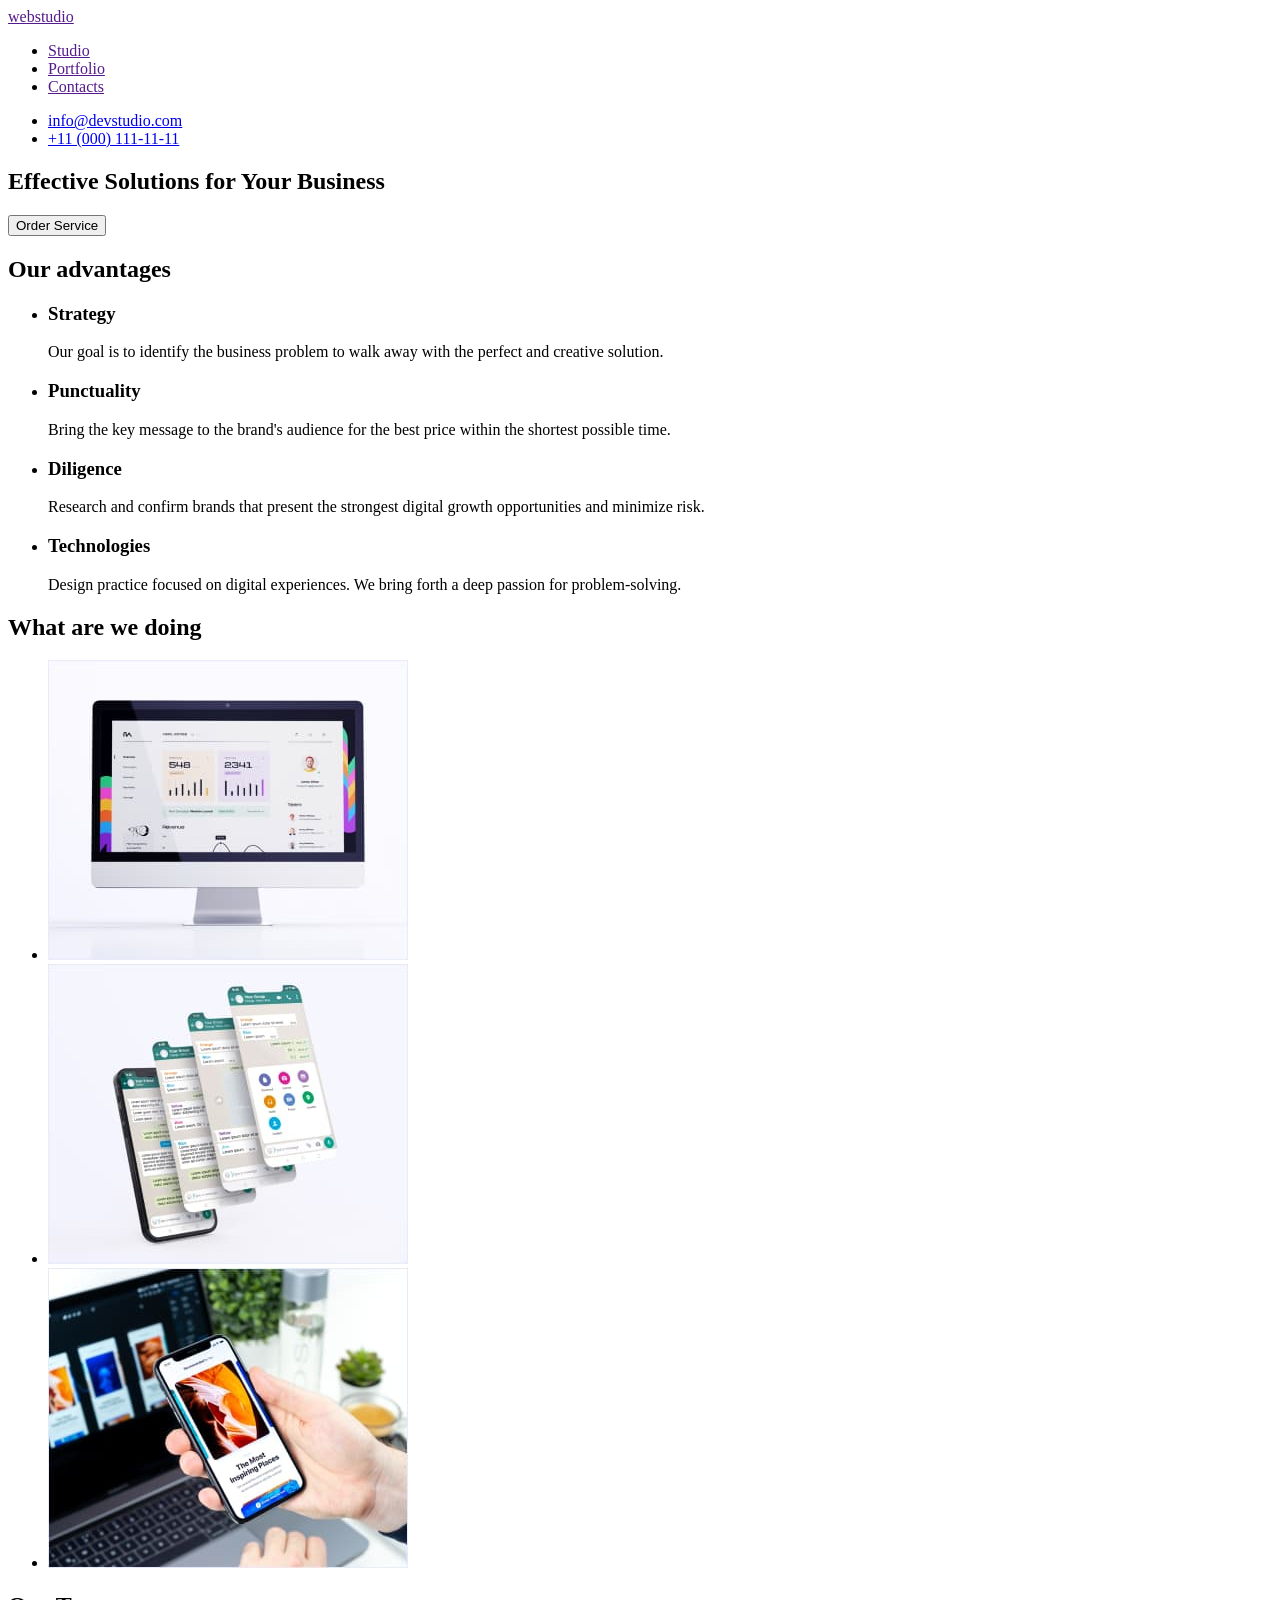
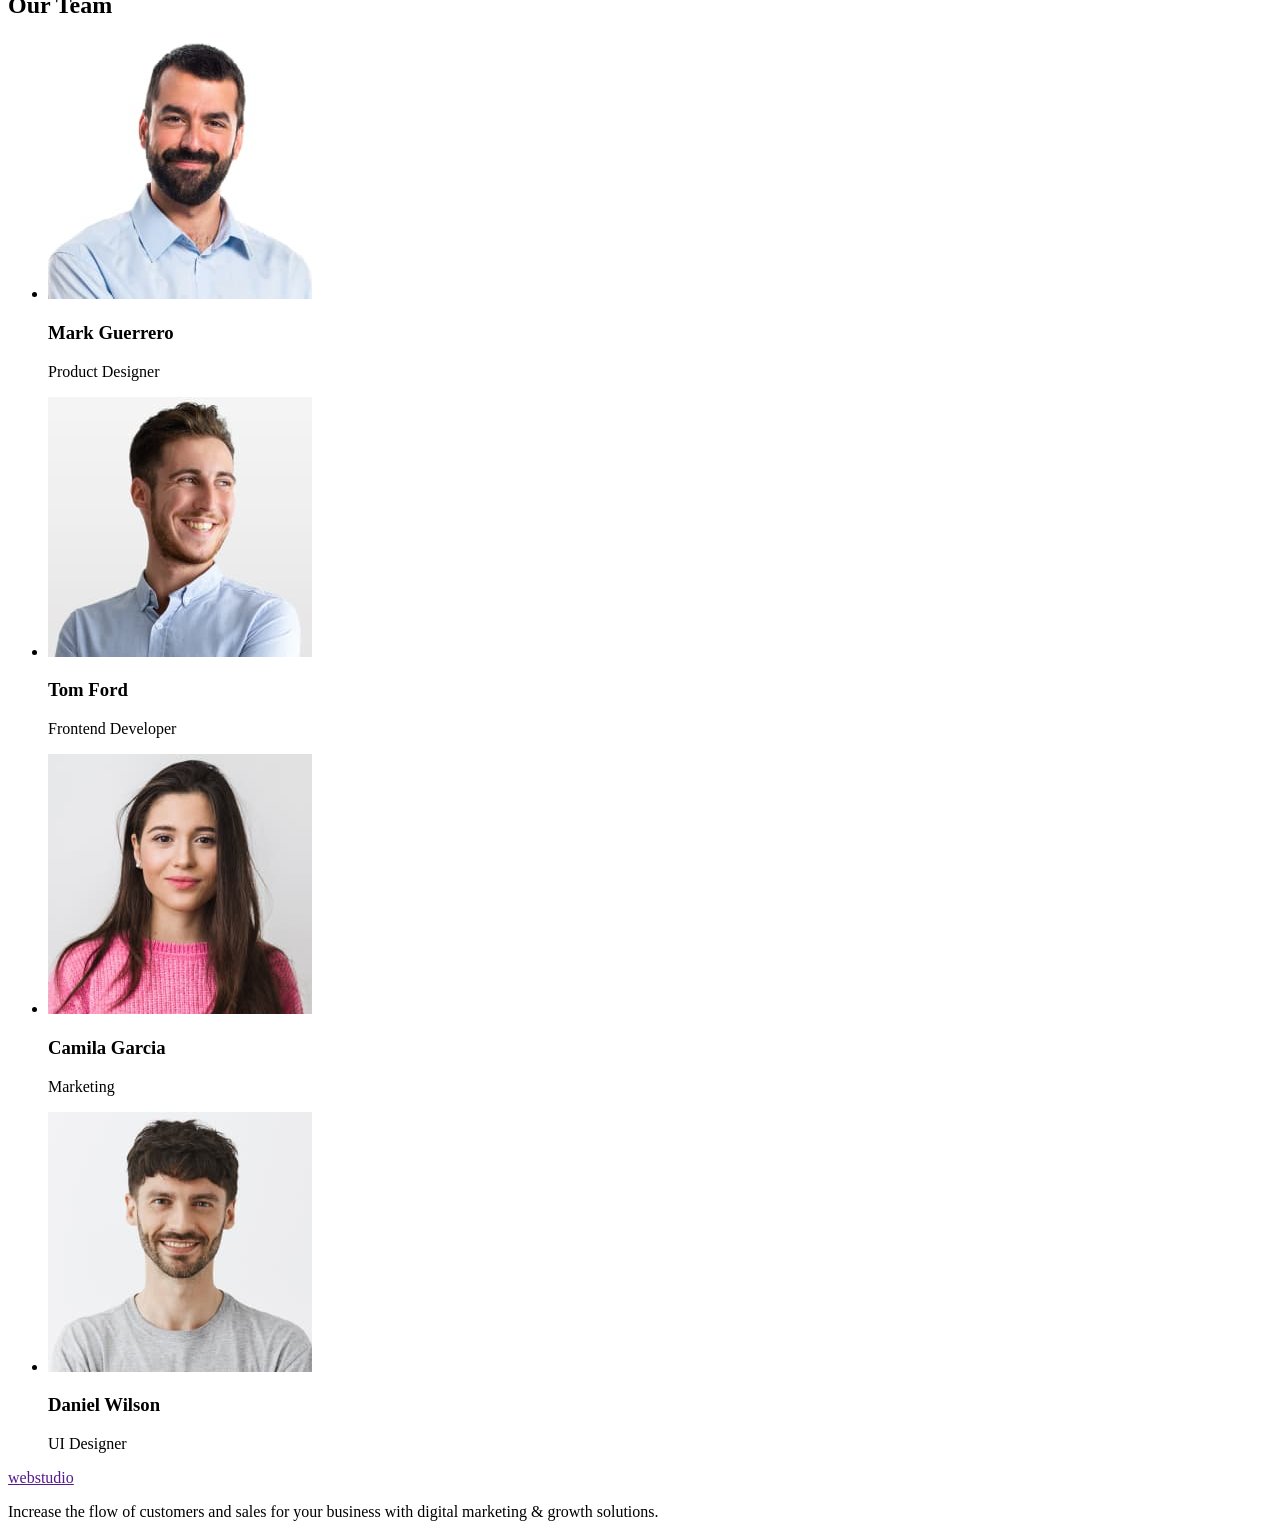
<file: HTML_CSS/goit-markup-hw-01/index.html>
<!DOCTYPE html>
<html lang="en">
  <head>
    <meta charset="UTF-8" />
    <meta name="viewport" content="width=device-width, initial-scale=1.0" />
    <title>WebStudio</title>
  </head>
  <body>
    <!--Шапка-->
    <header>
      <nav>
        <a href=""> webstudio </a>

        <ul>
          <li><a href="">Studio</a></li>
          <li><a href="">Portfolio</a></li>
          <li><a href="">Contacts</a></li>
        </ul>
      </nav>

      <ul>
        <li><a href="mailto:info@devstudio.com">info@devstudio.com</a></li>
        <li><a href="tel:+110001111111">+11 (000) 111-11-11</a></li>
      </ul>
    </header>

    <main>
      <!--Рішення для вашого бізнесу-->
      <section>
        <h1>Effective Solutions for Your Business</h1>
        <button type="button">Order Service</button>
      </section>

      <!--Наші переваги-->
      <section>
        <h2>Our advantages</h2>
        <ul>
          <li>
            <h3>Strategy</h3>
            <p>
              Our goal is to identify the business problem to walk away with the perfect and
              creative solution.
            </p>
          </li>
          <li>
            <h3>Punctuality</h3>
            <p>
              Bring the key message to the brand's audience for the best price within the shortest
              possible time.
            </p>
          </li>
          <li>
            <h3>Diligence</h3>
            <p>
              Research and confirm brands that present the strongest digital growth opportunities
              and minimize risk.
            </p>
          </li>
          <li>
            <h3>Technologies</h3>
            <p>
              Design practice focused on digital experiences. We bring forth a deep passion for
              problem-solving.
            </p>
          </li>
        </ul>
      </section>

      <!--Що ми робимо-->
      <section>
        <h2>What are we doing</h2>
        <ul>
          <li><img src="./images/imac.jpg" alt="imac" width="360" /></li>
          <li><img src="./images/messenger.jpg" alt="messenger" width="360" /></li>
          <li><img src="./images/iphone.jpg" alt="iphone" width="360" /></li>
        </ul>
      </section>

      <!--Наша команда-->
      <section>
        <h2>Our Team</h2>
        <ul>
          <li>
            <img src="./images/markguerrero.jpg" alt="Mark Guerrero" width="264" />
            <h3>Mark Guerrero</h3>
            <p>Product Designer</p>
          </li>
          <li>
            <img src="./images/tomford.jpg" alt="Tom Ford" width="264" />
            <h3>Tom Ford</h3>
            <p>Frontend Developer</p>
          </li>
          <li>
            <img src="./images/camilagarcia.jpg" alt="Camila Garcia" width="264" />
            <h3>Camila Garcia</h3>
            <p>Marketing</p>
          </li>
          <li>
            <img src="./images/danielwilson.jpg" alt="Daniel Wilson" width="264" />
            <h3>Daniel Wilson</h3>
            <p>UI Designer</p>
          </li>
        </ul>
      </section>
    </main>

    <!--Футер-->
    <footer>
      <a href=""> webstudio </a>
      <p>
        Increase the flow of customers and sales for your business with digital marketing & growth
        solutions.
      </p>
    </footer>
  </body>
</html>
</file>
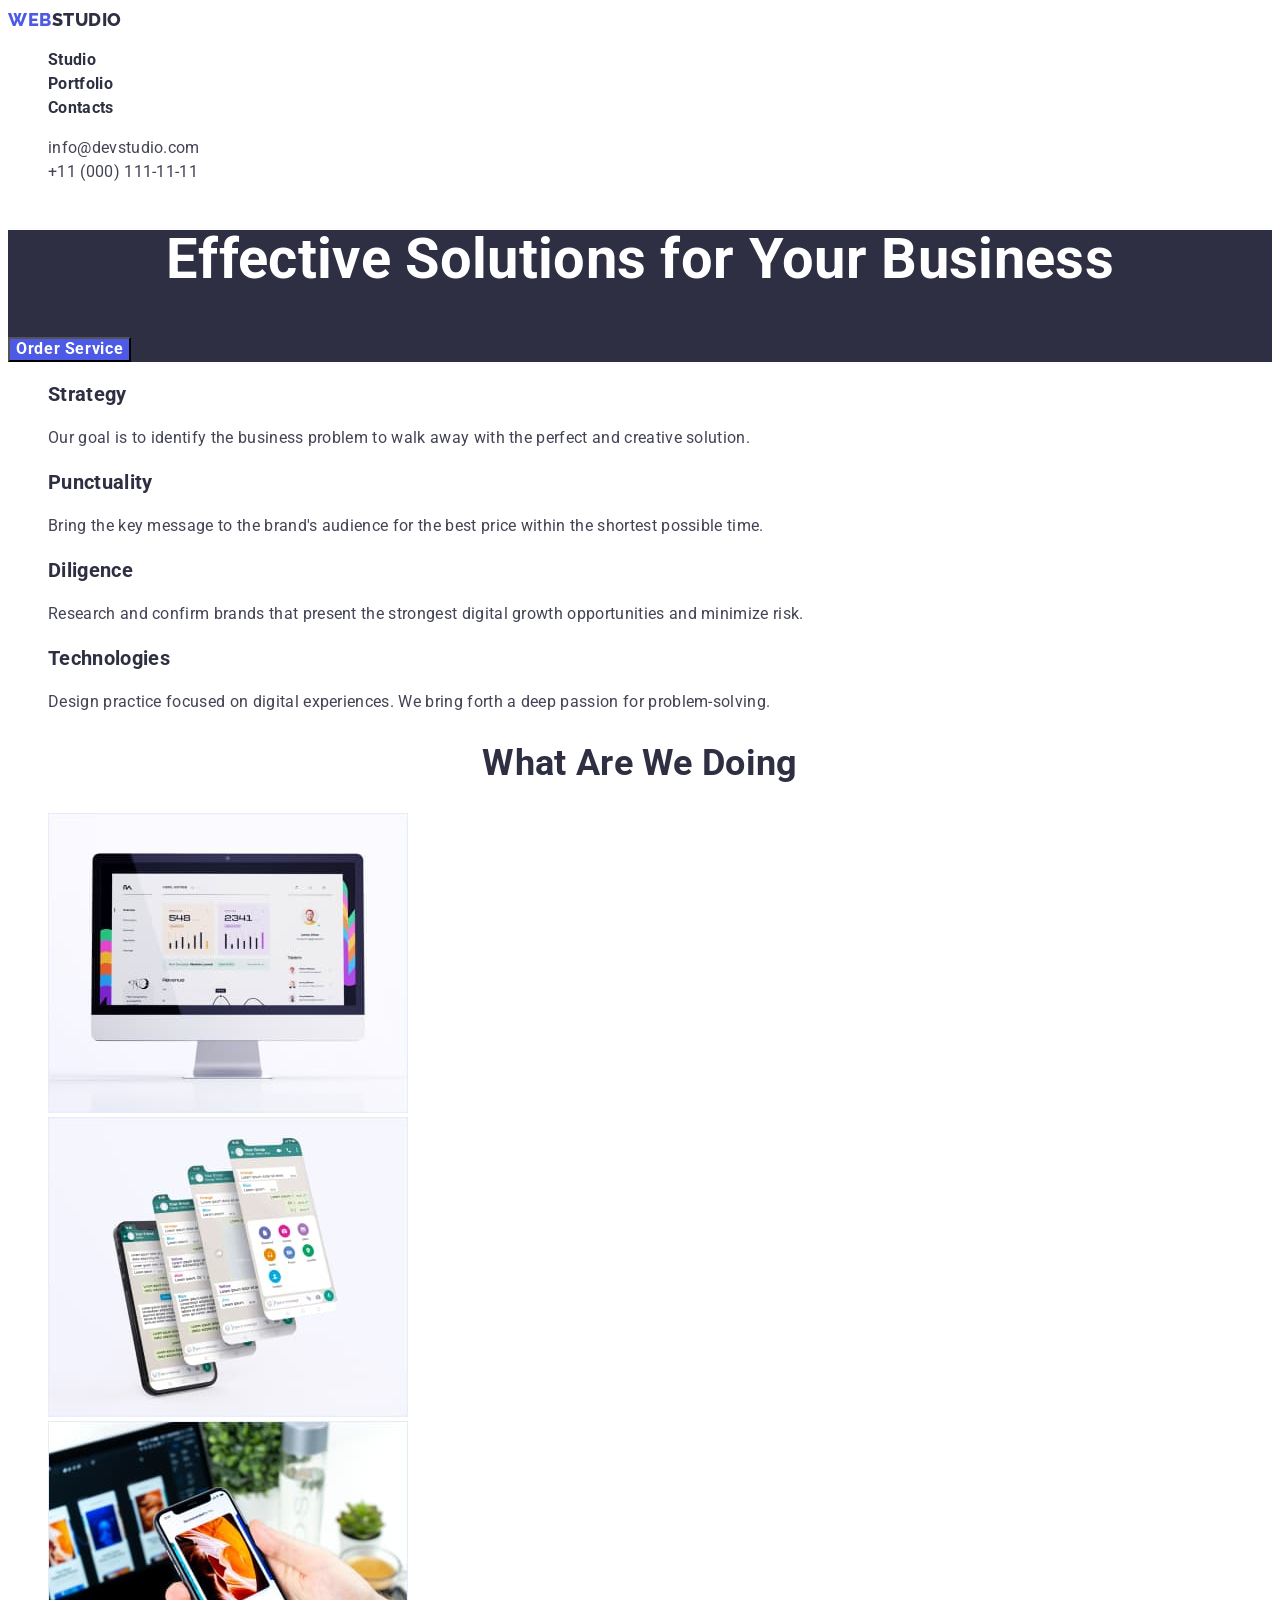
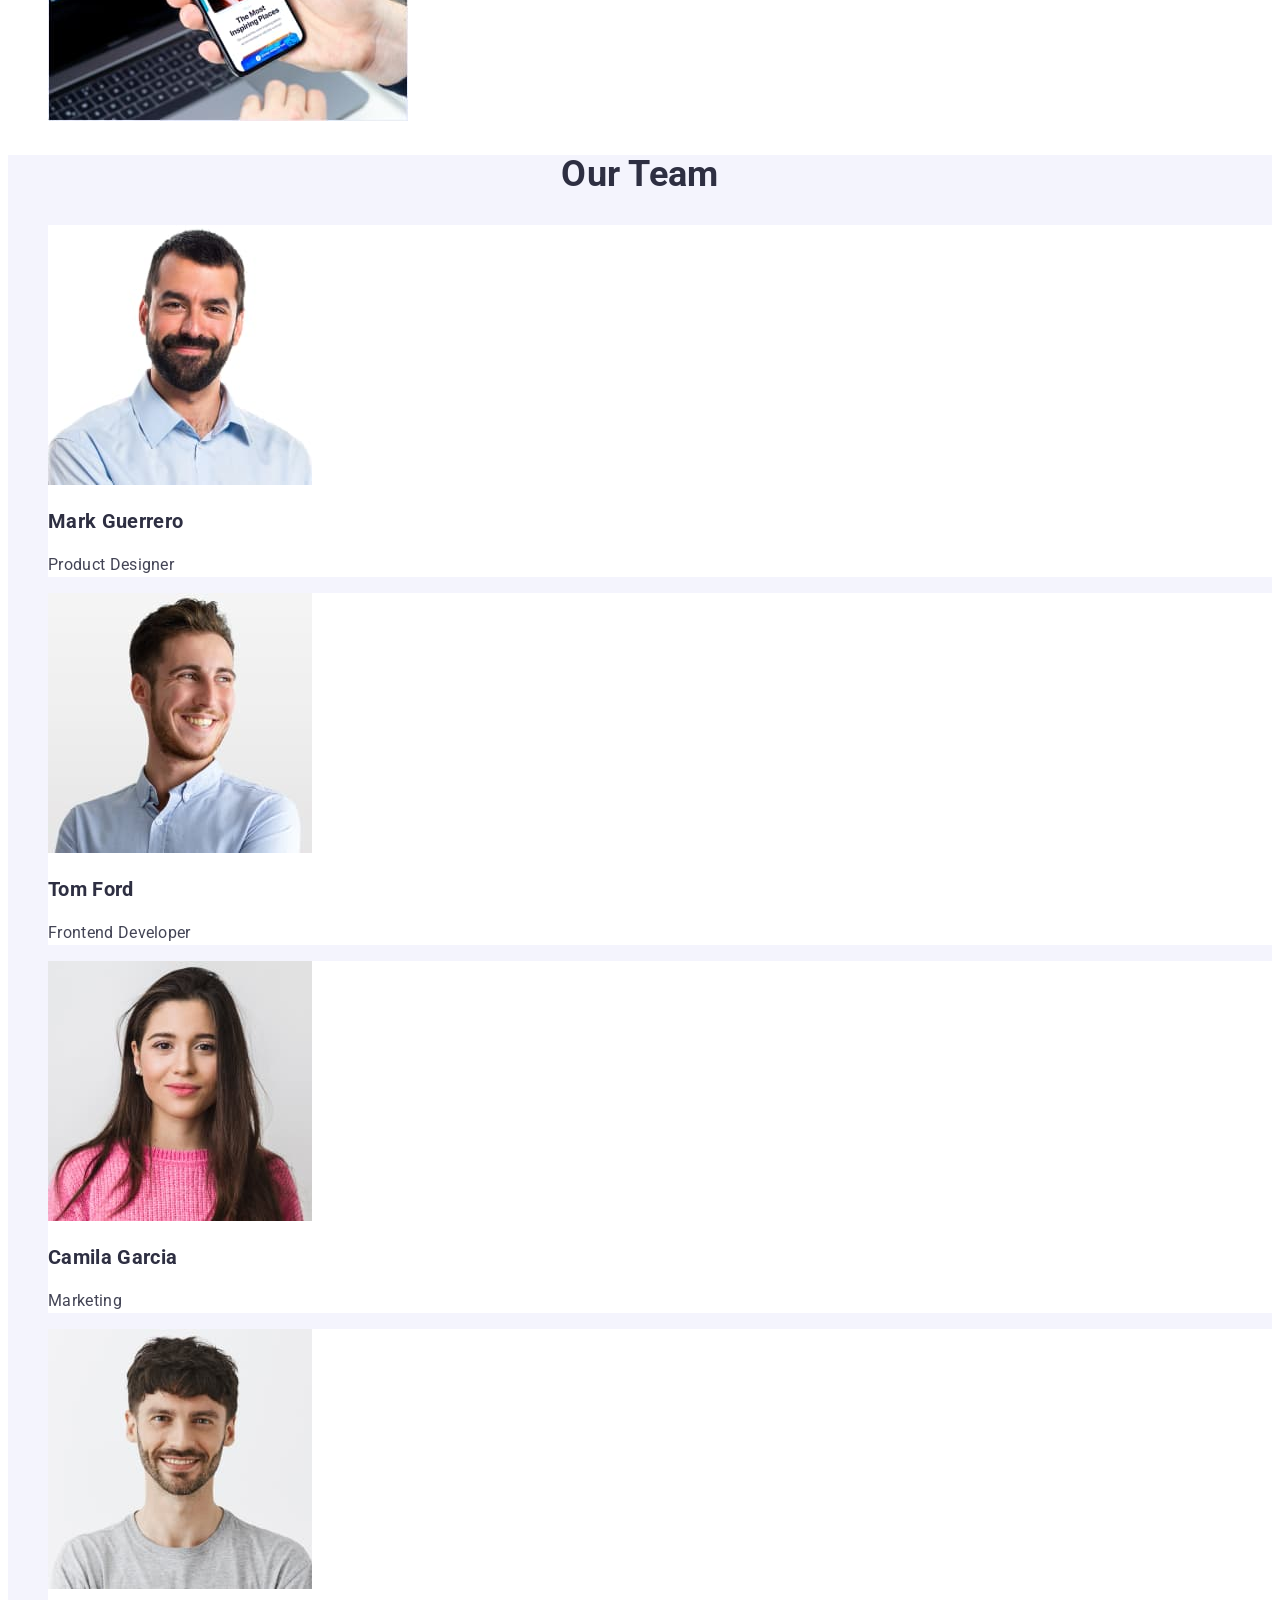
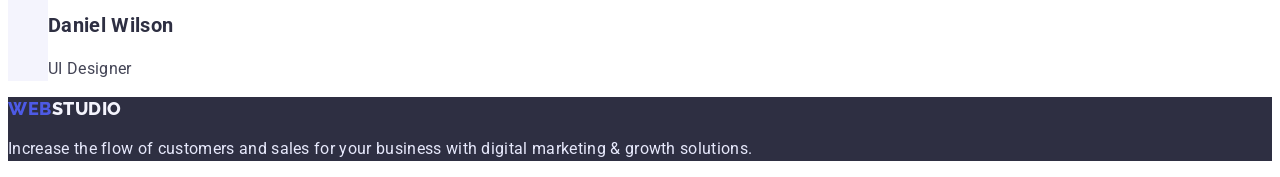
<file: HTML_CSS/goit-markup-hw-02/index.html>
<!DOCTYPE html>
<html lang="en">
  <head>
    <meta charset="UTF-8" />
    <meta name="viewport" content="width=device-width, initial-scale=1.0" />
    <title>WebStudio</title>
    <link rel="preconnect" href="https://fonts.googleapis.com" />
    <link rel="preconnect" href="https://fonts.gstatic.com" crossorigin />
    <link
      href="https://fonts.googleapis.com/css2?family=Raleway:wght@800&family=Roboto:wght@400;500;700;900&display=swap"
      rel="stylesheet"
    />
    <link rel="stylesheet" href="./css/styles.css" />
  </head>

  <body>
    <!------------------------------Шапка------------------------------>
    <header class="header">
      <nav class="navigation">
        <a href="./index.html" class="link logo logo-web"
          >web<span class="logo logo-studio-top">studio</span></a
        >

        <ul class="menu list">
          <li class="menu-item"><a class="menu-link link" href="./index.html">Studio</a></li>
          <li class="menu-item"><a class="menu-link link" href="./portfolio.html">Portfolio</a></li>
          <li class="menu-item"><a class="menu-link link" href="">Contacts</a></li>
        </ul>
      </nav>

      <ul class="list">
        <li>
          <a class="contact-mail link" href="mailto:info@devstudio.com">info@devstudio.com</a>
        </li>
        <li><a class="contact-phone link" href="tel:+110001111111">+11 (000) 111-11-11</a></li>
      </ul>
    </header>

    <!-----------------------------Герой-------------------------------->
    <main>
      <section class="hero">
        <h1 class="hero-title">Effective Solutions for Your Business</h1>
        <button class="hero-btn" type="button">Order Service</button>
      </section>

      <!-----------------------------Наші переваги------------------------>
      <section>
        <h2 class="hidden">Our advantages</h2>
        <!--Потрібно приховати h2 в css-->
        <ul class="list">
          <li>
            <h3 class="title-advantages">Strategy</h3>
            <p class="text-advantages">
              Our goal is to identify the business problem to walk away with the perfect and
              creative solution.
            </p>
          </li>
          <li>
            <h3 class="title-advantages">Punctuality</h3>
            <p class="text-advantages">
              Bring the key message to the brand's audience for the best price within the shortest
              possible time.
            </p>
          </li>
          <li>
            <h3 class="title-advantages">Diligence</h3>
            <p class="text-advantages">
              Research and confirm brands that present the strongest digital growth opportunities
              and minimize risk.
            </p>
          </li>
          <li>
            <h3 class="title-advantages">Technologies</h3>
            <p class="text-advantages">
              Design practice focused on digital experiences. We bring forth a deep passion for
              problem-solving.
            </p>
          </li>
        </ul>
      </section>

      <!-----------------------------Що ми робимо--------------------->
      <section>
        <h2 class="title-section">What are we doing</h2>
        <ul class="list">
          <li><img src="./images/imac.jpg" alt="imac" width="360" /></li>
          <li>
            <img src="./images/messenger.jpg" alt="messenger" width="360" />
          </li>
          <li><img src="./images/iphone.jpg" alt="iphone" width="360" /></li>
        </ul>
      </section>

      <!----------------------------Наша команда--------------------------->
      <section class="team-section">
        <h2 class="team-title">Our Team</h2>
        <ul class="team-list list">
          <li class="team-item">
            <img src="./images/markguerrero.jpg" alt="Mark Guerrero" width="264" />
            <h3 class="team-employee">Mark Guerrero</h3>
            <p class="team-position">Product Designer</p>
          </li>
          <li class="team-item">
            <img src="./images/tomford.jpg" alt="Tom Ford" width="264" />
            <h3 class="team-employee">Tom Ford</h3>
            <p class="team-position">Frontend Developer</p>
          </li>
          <li class="team-item">
            <img src="./images/camilagarcia.jpg" alt="Camila Garcia" width="264" />
            <h3 class="team-employee">Camila Garcia</h3>
            <p class="team-position">Marketing</p>
          </li>
          <li class="team-item">
            <img src="./images/danielwilson.jpg" alt="Daniel Wilson" width="264" />
            <h3 class="team-employee">Daniel Wilson</h3>
            <p class="team-position">UI Designer</p>
          </li>
        </ul>
      </section>
    </main>

    <!----------------------------------Футер-------------------------------------->
    <footer class="footer-space">
      <a href="./index.html" class="link logo logo-web"
        >web<span class="logo logo-studio-bottom">studio</span></a
      >
      <p class="footer-text">
        Increase the flow of customers and sales for your business with digital marketing & growth
        solutions.
      </p>
    </footer>
  </body>
</html>
</file>
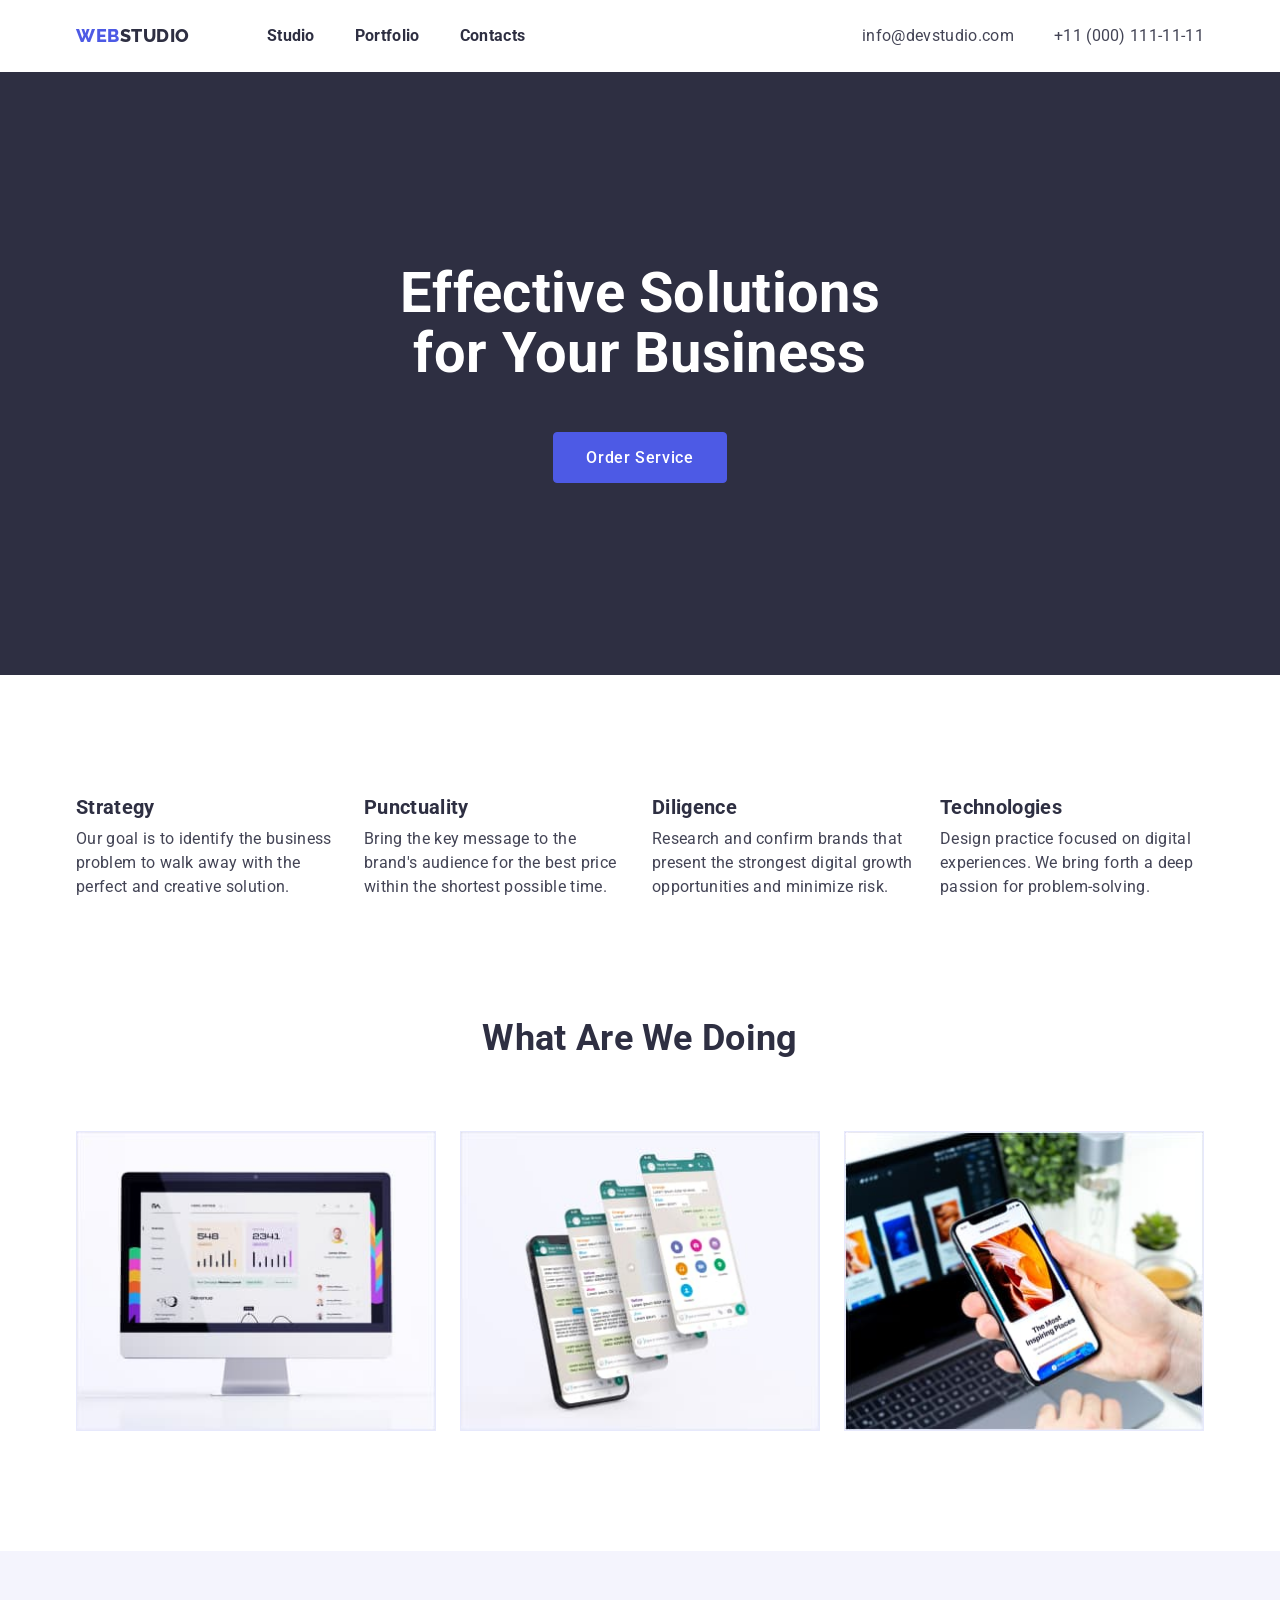
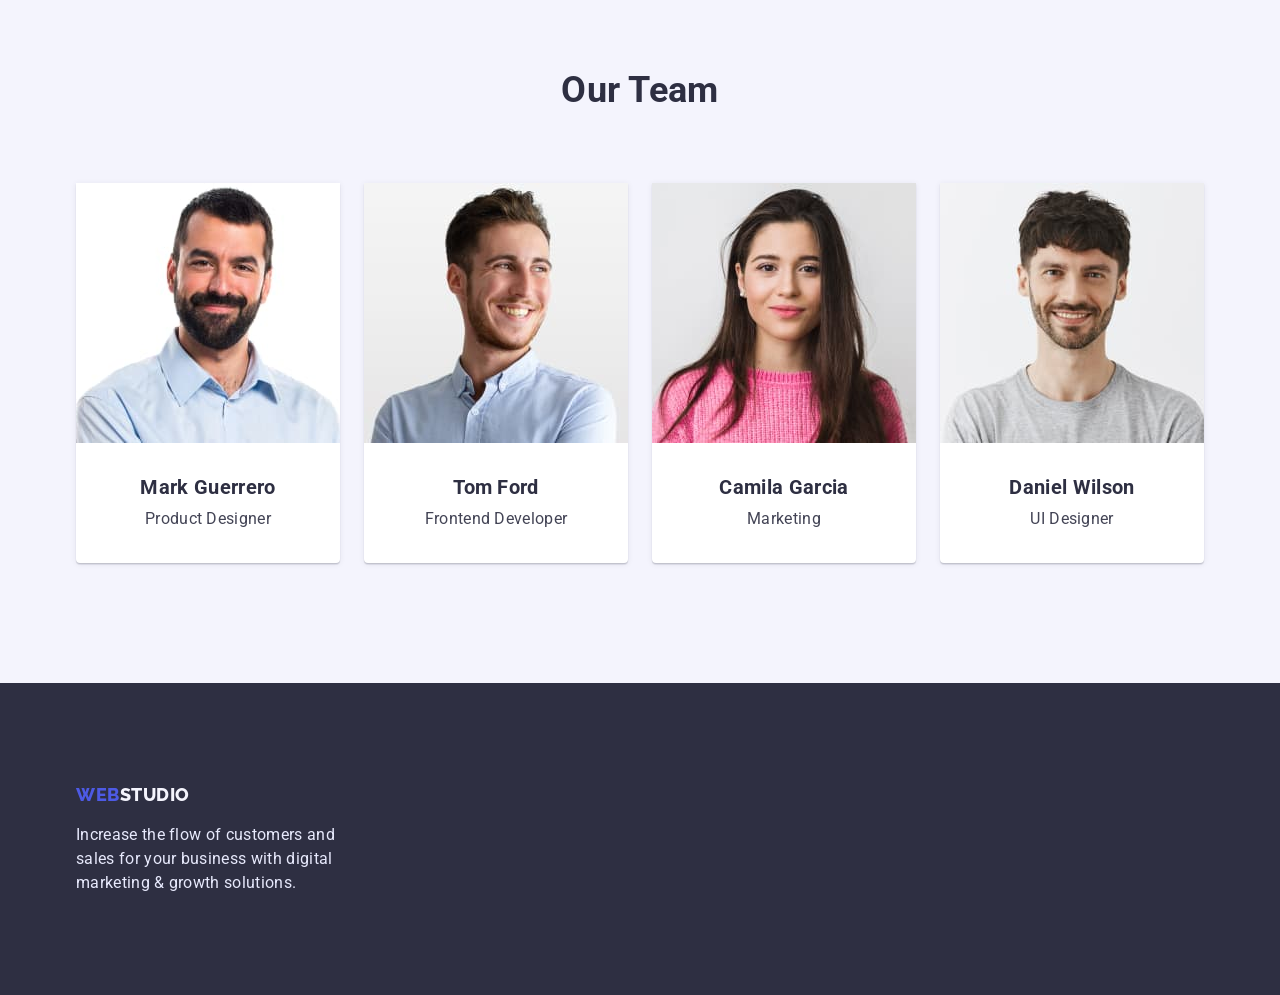
<file: HTML_CSS/goit-markup-hw-03/index.html>
<!DOCTYPE html>
<html lang="en">
  <head>
    <meta charset="UTF-8" />
    <meta name="viewport" content="width=device-width, initial-scale=1.0" />
    <title>WebStudio</title>
    <link rel="preconnect" href="https://fonts.googleapis.com" />
    <link rel="preconnect" href="https://fonts.gstatic.com" crossorigin />
    <link
      href="https://fonts.googleapis.com/css2?family=Raleway:wght@800&family=Roboto:wght@400;500;700;900&display=swap"
      rel="stylesheet"
    />
    <link
      rel="stylesheet"
      href="https://cdnjs.cloudflare.com/ajax/libs/modern-normalize/1.1.0/modern-normalize.min.css"
    />
    <link rel="stylesheet" href="./css/styles.css" />
  </head>

  <!------------------------------Шапка------------------------------>
  <body>
    <header class="header">
      <div class="container cont-nav">
        <nav class="navigation">
          <a href="./index.html" class="link logo logo-web"
            >web<span class="logo logo-studio-top">studio</span></a
          >
          <ul class="menu list">
            <li class="menu-item"><a class="menu-link link" href="./index.html">Studio</a></li>
            <li class="menu-item"><a class="menu-link link" href="./portfolio.html">Portfolio</a></li>
            <li class="menu-item"><a class="menu-link link" href="">Contacts</a></li>
          </ul>
        </nav>

        <ul class="contact list">
          <li class="contact-item">
            <a class="contact-mail link" href="mailto:info@devstudio.com">info@devstudio.com</a>
          </li>
          <li class="contact-item">
            <a class="contact-phone link" href="tel:+110001111111">+11 (000) 111-11-11</a>
          </li>
        </ul>
      </div>
    </header>

    <!-----------------------------Герой-------------------------------->
    <main>
      <section class="hero">
        <div class="container">
          <h1 class="hero-title">Effective Solutions for Your Business</h1>
          <button class="hero-btn" type="button">Order Service</button>
        </div>
      </section>

      <!-----------------------------Наші переваги------------------------>

      <section class="section-padding">
        <div class="container">
          <h2 class="hidden">Our advantages</h2>
          <!--Потрібно приховати h2 в css-->
          <ul class="list-advantage list">
            <li class="item-advantages">
              <h3 class="title-advantages">Strategy</h3>
              <p class="text-advantages">
                Our goal is to identify the business problem to walk away with the perfect and creative
                solution.
              </p>
            </li>
            <li class="item-advantages">
              <h3 class="title-advantages">Punctuality</h3>
              <p class="text-advantages">
                Bring the key message to the brand's audience for the best price within the shortest possible
                time.
              </p>
            </li>
            <li class="item-advantages">
              <h3 class="title-advantages">Diligence</h3>
              <p class="text-advantages">
                Research and confirm brands that present the strongest digital growth opportunities and
                minimize risk.
              </p>
            </li>
            <li class="item-advantages">
              <h3 class="title-advantages">Technologies</h3>
              <p class="text-advantages">
                Design practice focused on digital experiences. We bring forth a deep passion for
                problem-solving.
              </p>
            </li>
          </ul>
        </div>
      </section>

      <!-----------------------------Що ми робимо--------------------->
      <section class="job-section">
        <div class="container">
          <h2 class="job-title">What are we doing</h2>
          <ul class="job-list list">
            <li class="job-item">
              <img class="job-content" src="./images/imac.jpg" alt="imac" width="360" />
            </li>
            <li class="job-item">
              <img class="job-content" src="./images/messenger.jpg" alt="messenger" width="360" />
            </li>
            <li class="job-item">
              <img class="job-content" src="./images/iphone.jpg" alt="iphone" width="360" />
            </li>
          </ul>
        </div>
      </section>

      <!----------------------------Наша команда--------------------------->
      <section class="team-section section-padding">
        <div class="container">
          <h2 class="team-title">Our Team</h2>
          <ul class="team-list list">
            <li class="team-item">
              <img src="./images/markguerrero.jpg" alt="Mark Guerrero" width="264" />
              <div class="employee">
                <h3 class="team-employee">Mark Guerrero</h3>
                <p class="team-position">Product Designer</p>
              </div>
            </li>
            <li class="team-item">
              <img src="./images/tomford.jpg" alt="Tom Ford" width="264" />
              <div class="employee">
                <h3 class="team-employee">Tom Ford</h3>
                <p class="team-position">Frontend Developer</p>
              </div>
            </li>
            <li class="team-item">
              <img src="./images/camilagarcia.jpg" alt="Camila Garcia" width="264" />
              <div class="employee">
                <h3 class="team-employee">Camila Garcia</h3>
                <p class="team-position">Marketing</p>
              </div>
            </li>
            <li class="team-item">
              <img src="./images/danielwilson.jpg" alt="Daniel Wilson" width="264" />
              <div class="employee">
                <h3 class="team-employee">Daniel Wilson</h3>
                <p class="team-position">UI Designer</p>
              </div>
            </li>
          </ul>
        </div>
      </section>
    </main>

    <!----------------------------------Футер-------------------------------------->
    <footer class="footer-space">
      <div class="container">
        <a href="./index.html" class="link logo logo-web"
          >web<span class="logo logo-studio-bottom">studio</span></a
        >
        <p class="footer-text">
          Increase the flow of customers and sales for your business with digital marketing & growth
          solutions.
        </p>
      </div>
    </footer>
  </body>
</html>
</file>
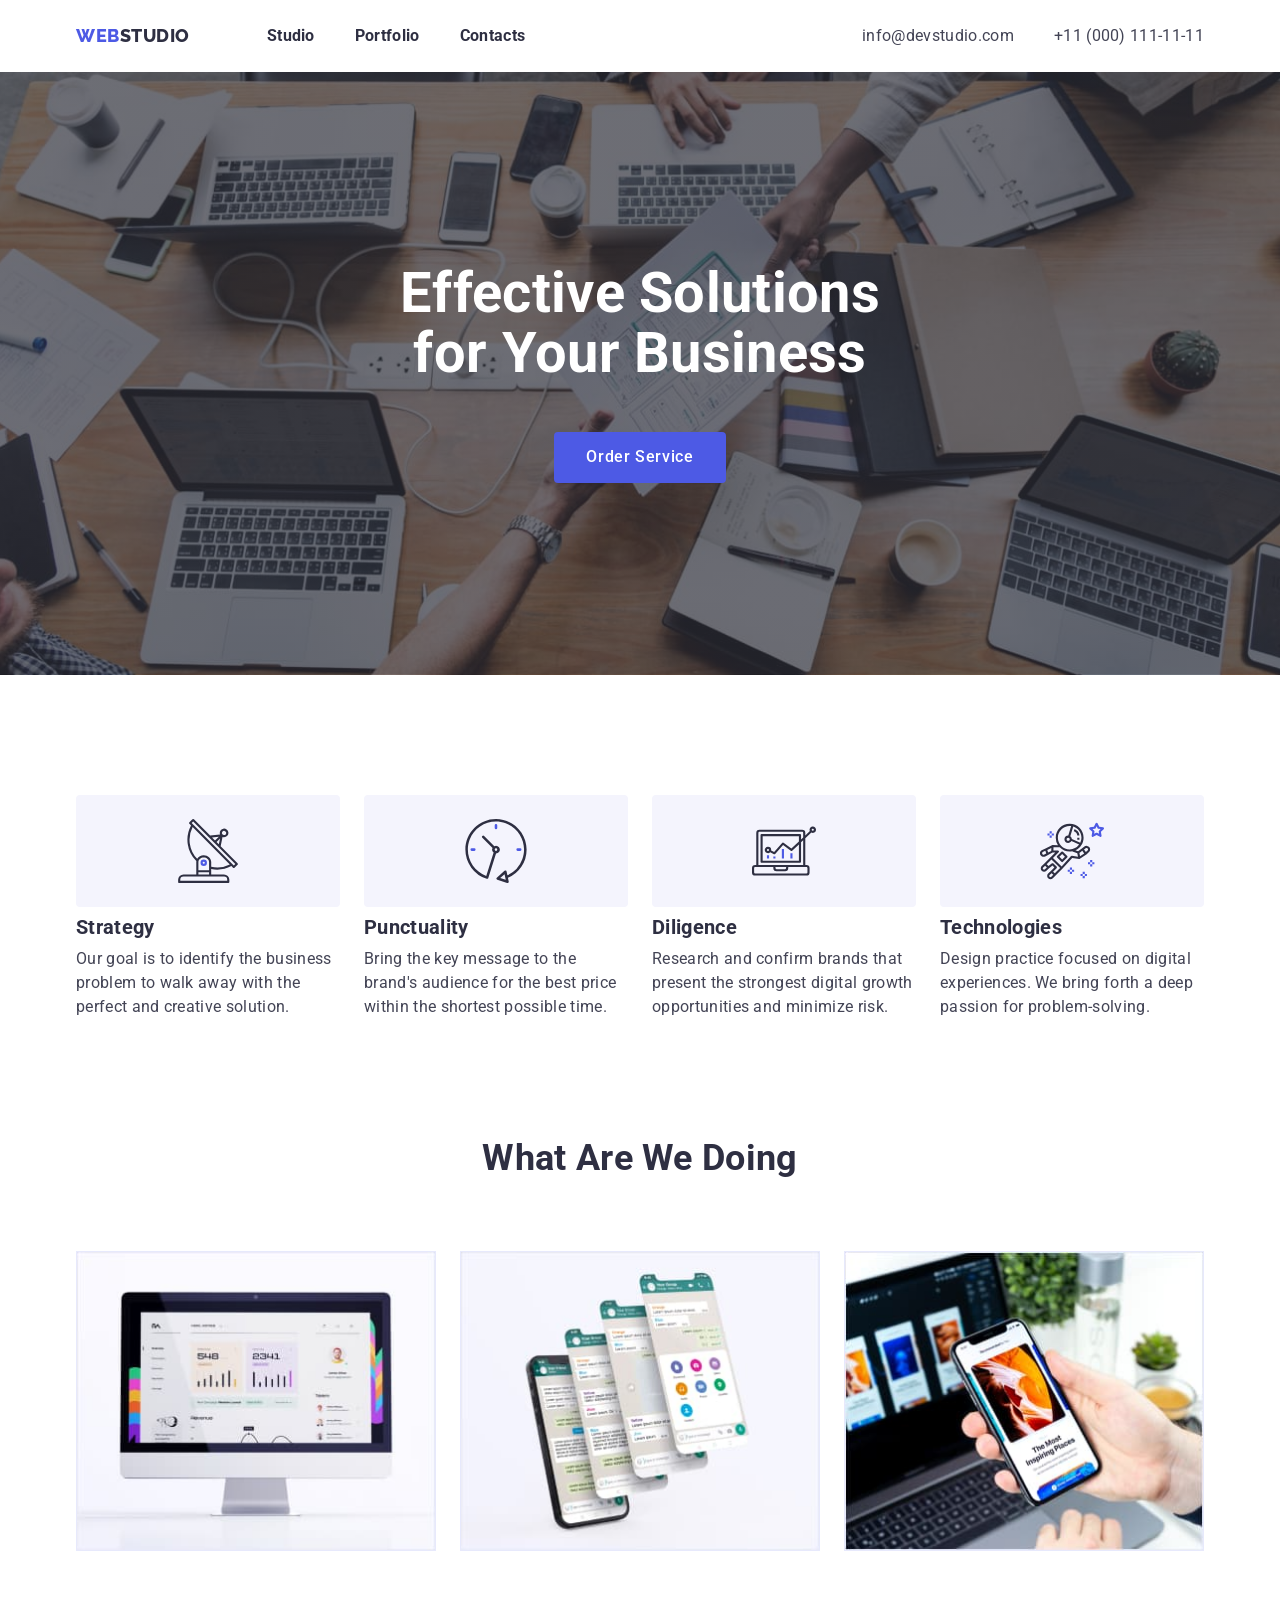
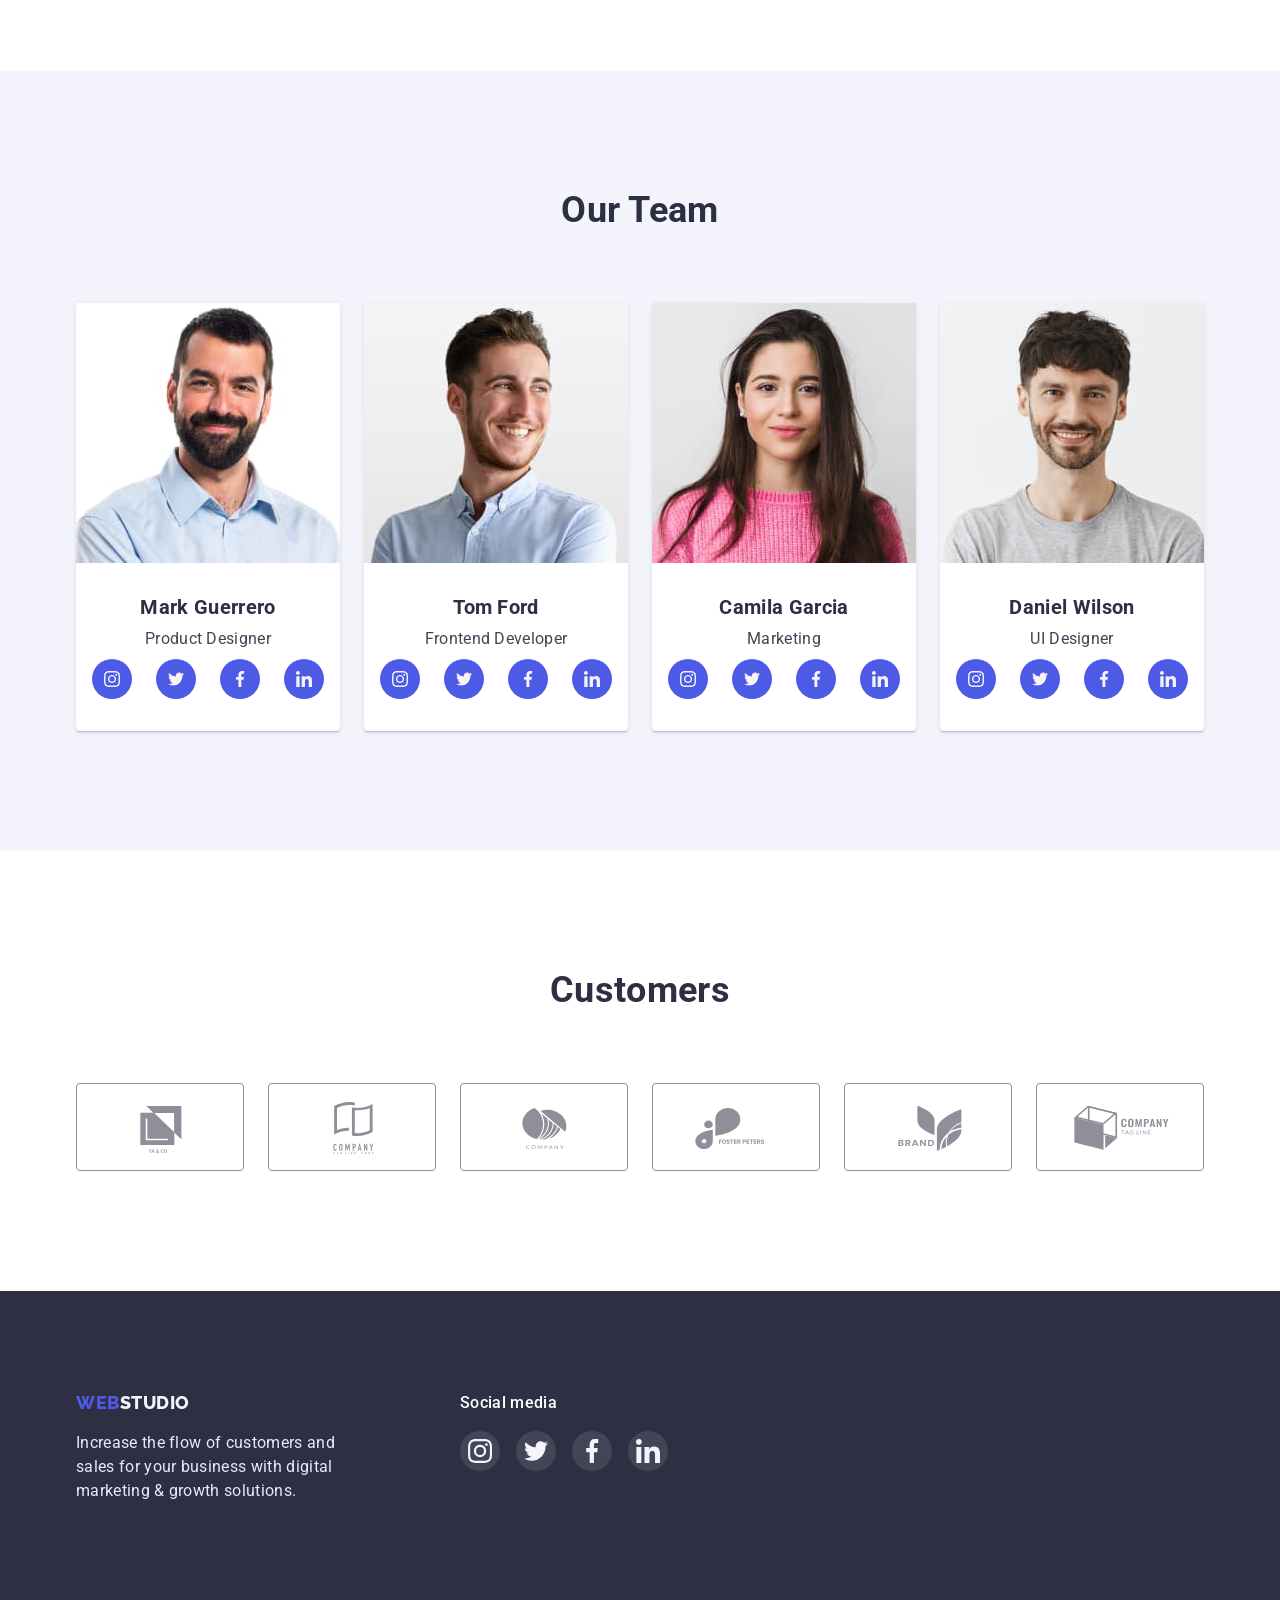
<file: HTML_CSS/goit-markup-hw-04/index.html>
<!DOCTYPE html>
<html lang="en">
  <head>
    <meta charset="UTF-8" />
    <meta name="viewport" content="width=device-width, initial-scale=1.0" />
    <title>WebStudio</title>
    <link rel="preconnect" href="https://fonts.googleapis.com" />
    <link rel="preconnect" href="https://fonts.gstatic.com" crossorigin />
    <link
      href="https://fonts.googleapis.com/css2?family=Raleway:wght@800&family=Roboto:wght@400;500;700;900&display=swap"
      rel="stylesheet"
    />
    <link
      rel="stylesheet"
      href="https://cdnjs.cloudflare.com/ajax/libs/modern-normalize/1.1.0/modern-normalize.min.css"
    />
    <link rel="stylesheet" href="./css/styles.css" />
  </head>

  <!------------------------------Шапка------------------------------>
  <body>
    <header class="header">
      <div class="container cont-nav">
        <nav class="navigation">
          <a href="./index.html" class="link logo logo-web"
            >web<span class="logo logo-studio-top">studio</span></a
          >
          <ul class="menu list">
            <li class="menu-item">
              <a class="menu-link link" href="./index.html">Studio</a>
            </li>
            <li class="menu-item">
              <a class="menu-link link" href="./portfolio.html">Portfolio</a>
            </li>
            <li class="menu-item">
              <a class="menu-link link" href="">Contacts</a>
            </li>
          </ul>
        </nav>

        <ul class="contact list">
          <li class="contact-item">
            <a class="contact-mail link" href="mailto:info@devstudio.com">info@devstudio.com</a>
          </li>
          <li class="contact-item">
            <a class="contact-phone link" href="tel:+110001111111">+11 (000) 111-11-11</a>
          </li>
        </ul>
      </div>
    </header>

    <!-----------------------------Герой-------------------------------->
    <main>
      <section class="hero">
        <div class="container">
          <h1 class="hero-title">Effective Solutions for Your Business</h1>
          <button class="hero-btn" type="button">Order Service</button>
        </div>
      </section>

      <!-----------------------------Наші переваги------------------------>

      <section class="section-padding">
        <div class="container">
          <h2 class="hidden">Our advantages</h2>
          <!--Потрібно приховати h2 в css-->
          <ul class="list-advantage list">
            <li class="item-advantages">
              <div class="icon-advantages">
                <svg width="64" height="64">
                  <use href="./images/sprite.svg#antenna"></use>
                </svg>
              </div>
              <h3 class="title-advantages">Strategy</h3>
              <p class="text-advantages">
                Our goal is to identify the business problem to walk away with the perfect and
                creative solution.
              </p>
            </li>
            <li class="item-advantages">
              <div class="icon-advantages">
                <svg width="64" height="64">
                  <use href="./images/sprite.svg#clock"></use>
                </svg>
              </div>
              <h3 class="title-advantages">Punctuality</h3>
              <p class="text-advantages">
                Bring the key message to the brand's audience for the best price within the shortest
                possible time.
              </p>
            </li>
            <li class="item-advantages">
              <div class="icon-advantages">
                <svg width="64" height="64">
                  <use href="./images/sprite.svg#diagram"></use>
                </svg>
              </div>
              <h3 class="title-advantages">Diligence</h3>
              <p class="text-advantages">
                Research and confirm brands that present the strongest digital growth opportunities
                and minimize risk.
              </p>
            </li>
            <li class="item-advantages">
              <div class="icon-advantages">
                <svg width="64" height="64">
                  <use href="./images/sprite.svg#astronaut"></use>
                </svg>
              </div>
              <h3 class="title-advantages">Technologies</h3>
              <p class="text-advantages">
                Design practice focused on digital experiences. We bring forth a deep passion for
                problem-solving.
              </p>
            </li>
          </ul>
        </div>
      </section>

      <!-----------------------------Що ми робимо--------------------->
      <section class="job-section">
        <div class="container">
          <h2 class="job-title">What are we doing</h2>
          <ul class="job-list list">
            <li class="job-item">
              <img class="job-content" src="./images/imac.jpg" alt="imac" width="360" />
            </li>
            <li class="job-item">
              <img class="job-content" src="./images/messenger.jpg" alt="messenger" width="360" />
            </li>
            <li class="job-item">
              <img class="job-content" src="./images/iphone.jpg" alt="iphone" width="360" />
            </li>
          </ul>
        </div>
      </section>

      <!----------------------------Наша команда--------------------------->
      <section class="team-section section-padding">
        <div class="container">
          <h2 class="team-title">Our Team</h2>
          <ul class="team-list list">
            <li class="team-item">
              <img src="./images/markguerrero.jpg" alt="Mark Guerrero" width="264" />
              <div class="employee">
                <h3 class="team-employee">Mark Guerrero</h3>
                <p class="team-position">Product Designer</p>
                <ul class="social-list list">
                  <li class="social-list-item">
                    <a href="" class="social-list-link">
                      <svg class="social-list-icon" width="16" height="16">
                        <use href="./images/sprite.svg#instagram"></use>
                      </svg>
                    </a>
                  </li>
                  <li class="social-list-item">
                    <a href="" class="social-list-link">
                      <svg class="social-list-icon" width="16" height="16">
                        <use href="./images/sprite.svg#twitter"></use>
                      </svg>
                    </a>
                  </li>
                  <li class="social-list-item">
                    <a href="" class="social-list-link">
                      <svg class="social-list-icon" width="16" height="16">
                        <use href="./images/sprite.svg#facebook"></use>
                      </svg>
                    </a>
                  </li>
                  <li class="social-list-item">
                    <a href="" class="social-list-link">
                      <svg class="social-list-icon" width="16" height="16">
                        <use href="./images/sprite.svg#linkedin"></use>
                      </svg>
                    </a>
                  </li>
                </ul>
              </div>
            </li>
            <li class="team-item">
              <img src="./images/tomford.jpg" alt="Tom Ford" width="264" />
              <div class="employee">
                <h3 class="team-employee">Tom Ford</h3>
                <p class="team-position">Frontend Developer</p>
                <ul class="social-list list">
                  <li class="social-list-item">
                    <a href="" class="social-list-link">
                      <svg class="social-list-icon" width="16" height="16">
                        <use href="./images/sprite.svg#instagram"></use>
                      </svg>
                    </a>
                  </li>
                  <li class="social-list-item">
                    <a href="" class="social-list-link">
                      <svg class="social-list-icon" width="16" height="16">
                        <use href="./images/sprite.svg#twitter"></use>
                      </svg>
                    </a>
                  </li>
                  <li class="social-list-item">
                    <a href="" class="social-list-link">
                      <svg class="social-list-icon" width="16" height="16">
                        <use href="./images/sprite.svg#facebook"></use>
                      </svg>
                    </a>
                  </li>
                  <li class="social-list-item">
                    <a href="" class="social-list-link">
                      <svg class="social-list-icon" width="16" height="16">
                        <use href="./images/sprite.svg#linkedin"></use>
                      </svg>
                    </a>
                  </li>
                </ul>
              </div>
            </li>
            <li class="team-item">
              <img src="./images/camilagarcia.jpg" alt="Camila Garcia" width="264" />
              <div class="employee">
                <h3 class="team-employee">Camila Garcia</h3>
                <p class="team-position">Marketing</p>
                <ul class="social-list list">
                  <li class="social-list-item">
                    <a href="" class="social-list-link">
                      <svg class="social-list-icon" width="16" height="16">
                        <use href="./images/sprite.svg#instagram"></use>
                      </svg>
                    </a>
                  </li>
                  <li class="social-list-item">
                    <a href="" class="social-list-link">
                      <svg class="social-list-icon" width="16" height="16">
                        <use href="./images/sprite.svg#twitter"></use>
                      </svg>
                    </a>
                  </li>
                  <li class="social-list-item">
                    <a href="" class="social-list-link">
                      <svg class="social-list-icon" width="16" height="16">
                        <use href="./images/sprite.svg#facebook"></use>
                      </svg>
                    </a>
                  </li>
                  <li class="social-list-item">
                    <a href="" class="social-list-link">
                      <svg class="social-list-icon" width="16" height="16">
                        <use href="./images/sprite.svg#linkedin"></use>
                      </svg>
                    </a>
                  </li>
                </ul>
              </div>
            </li>
            <li class="team-item">
              <img src="./images/danielwilson.jpg" alt="Daniel Wilson" width="264" />
              <div class="employee">
                <h3 class="team-employee">Daniel Wilson</h3>
                <p class="team-position">UI Designer</p>
                <ul class="social-list list">
                  <li class="social-list-item">
                    <a href="" class="social-list-link">
                      <svg class="social-list-icon" width="16" height="16">
                        <use href="./images/sprite.svg#instagram"></use>
                      </svg>
                    </a>
                  </li>
                  <li class="social-list-item">
                    <a href="" class="social-list-link">
                      <svg class="social-list-icon" width="16" height="16">
                        <use href="./images/sprite.svg#twitter"></use>
                      </svg>
                    </a>
                  </li>
                  <li class="social-list-item">
                    <a href="" class="social-list-link">
                      <svg class="social-list-icon" width="16" height="16">
                        <use href="./images/sprite.svg#facebook"></use>
                      </svg>
                    </a>
                  </li>
                  <li class="social-list-item">
                    <a href="" class="social-list-link">
                      <svg class="social-list-icon" width="16" height="16">
                        <use href="./images/sprite.svg#linkedin"></use>
                      </svg>
                    </a>
                  </li>
                </ul>
              </div>
            </li>
          </ul>
        </div>
      </section>

      <!--------------------------------клієнти------------------------------------>
      <section class="section-padding">
        <div class="container">
          <h2 class="team-title">Customers</h2>
          <ul class="customers-list list">
            <li class="customers-item">
              <a href="" class="customers-link">
                <svg class="customers-icon" width="104" height="56">
                  <use href="./images/sprite.svg#yaco"></use>
                </svg>
              </a>
            </li>
            <li class="customers-item">
              <a href="" class="customers-link">
                <svg class="customers-icon" width="104" height="56">
                  <use href="./images/sprite.svg#tagline-here"></use>
                </svg>
              </a>
            </li>
            <li class="customers-item">
              <a href="" class="customers-link">
                <svg class="customers-icon" width="104" height="56">
                  <use href="./images/sprite.svg#company"></use>
                </svg>
              </a>
            </li>
            <li class="customers-item">
              <a href="" class="customers-link">
                <svg class="customers-icon" width="104" height="56">
                  <use href="./images/sprite.svg#foster"></use>
                </svg>
              </a>
            </li>
            <li class="customers-item">
              <a href="" class="customers-link">
                <svg class="customers-icon" width="104" height="56">
                  <use href="./images/sprite.svg#brand"></use>
                </svg>
              </a>
            </li>
            <li class="customers-item">
              <a href="" class="customers-link">
                <svg class="customers-icon" width="104" height="56">
                  <use href="./images/sprite.svg#tag"></use>
                </svg>
              </a>
            </li>
          </ul>
        </div>
      </section>
    </main>

    <!----------------------------------Футер-------------------------------------->
    <footer class="footer-space">
      <div class="container cont-footer">
        <div class="footer-logo">
          <a href="./index.html" class="link logo logo-web"
            >web<span class="logo logo-studio-bottom">studio</span></a
          >
          <p class="footer-text">
            Increase the flow of customers and sales for your business with digital marketing &
            growth solutions.
          </p>
        </div>
        <div class="footer-social">
          <h4 class="social-title">Social media</h4>
          <ul class="social-footer-list list">
            <li class="social-list-item">
              <a href="" class="social-footer-link">
                <svg class="social-list-icon" width="24" height="24">
                  <use href="./images/sprite.svg#instagram"></use>
                </svg>
              </a>
            </li>
            <li class="social-list-item">
              <a href="" class="social-footer-link">
                <svg class="social-list-icon" width="24" height="24">
                  <use href="./images/sprite.svg#twitter"></use>
                </svg>
              </a>
            </li>
            <li class="social-list-item">
              <a href="" class="social-footer-link">
                <svg class="social-list-icon" width="24" height="24">
                  <use href="./images/sprite.svg#facebook"></use>
                </svg>
              </a>
            </li>
            <li class="social-list-item">
              <a href="" class="social-footer-link">
                <svg class="social-list-icon" width="24" height="24">
                  <use href="./images/sprite.svg#linkedin"></use>
                </svg>
              </a>
            </li>
          </ul>
        </div>
      </div>
    </footer>
  </body>
</html>
</file>
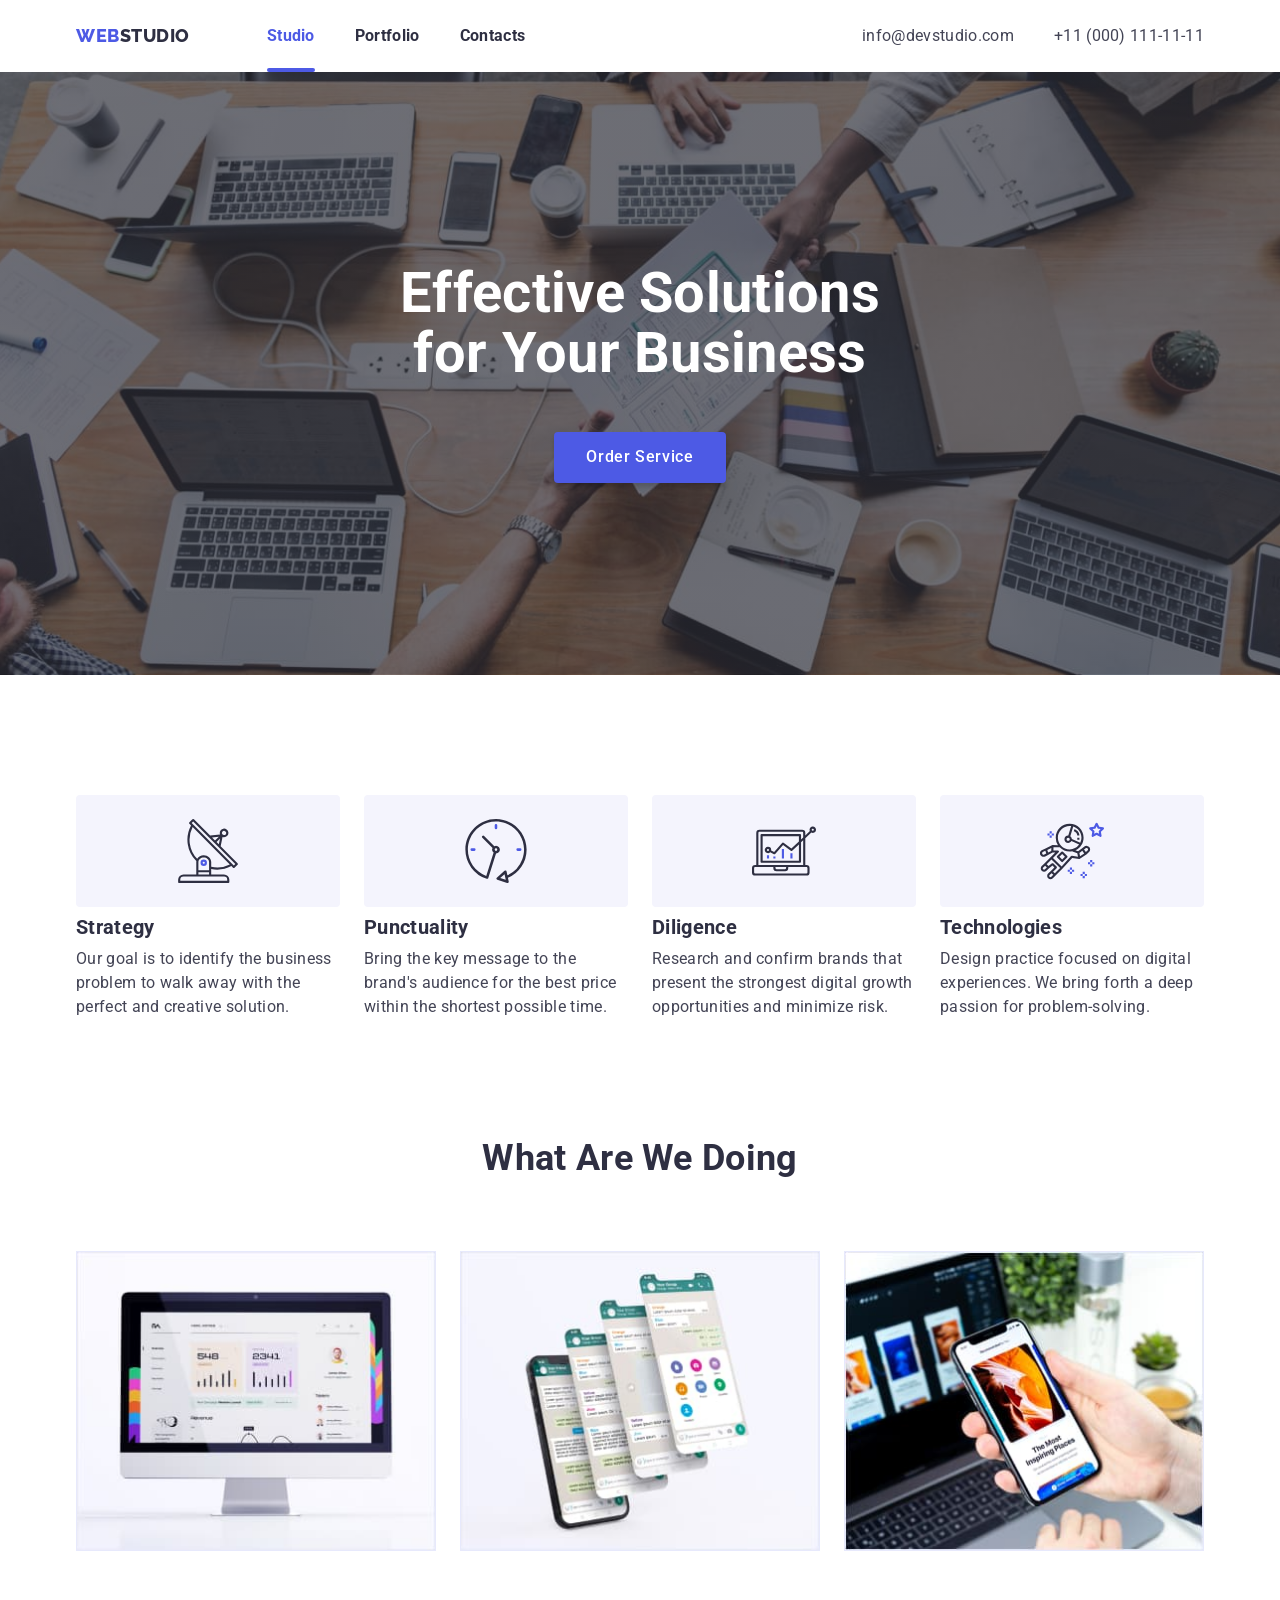
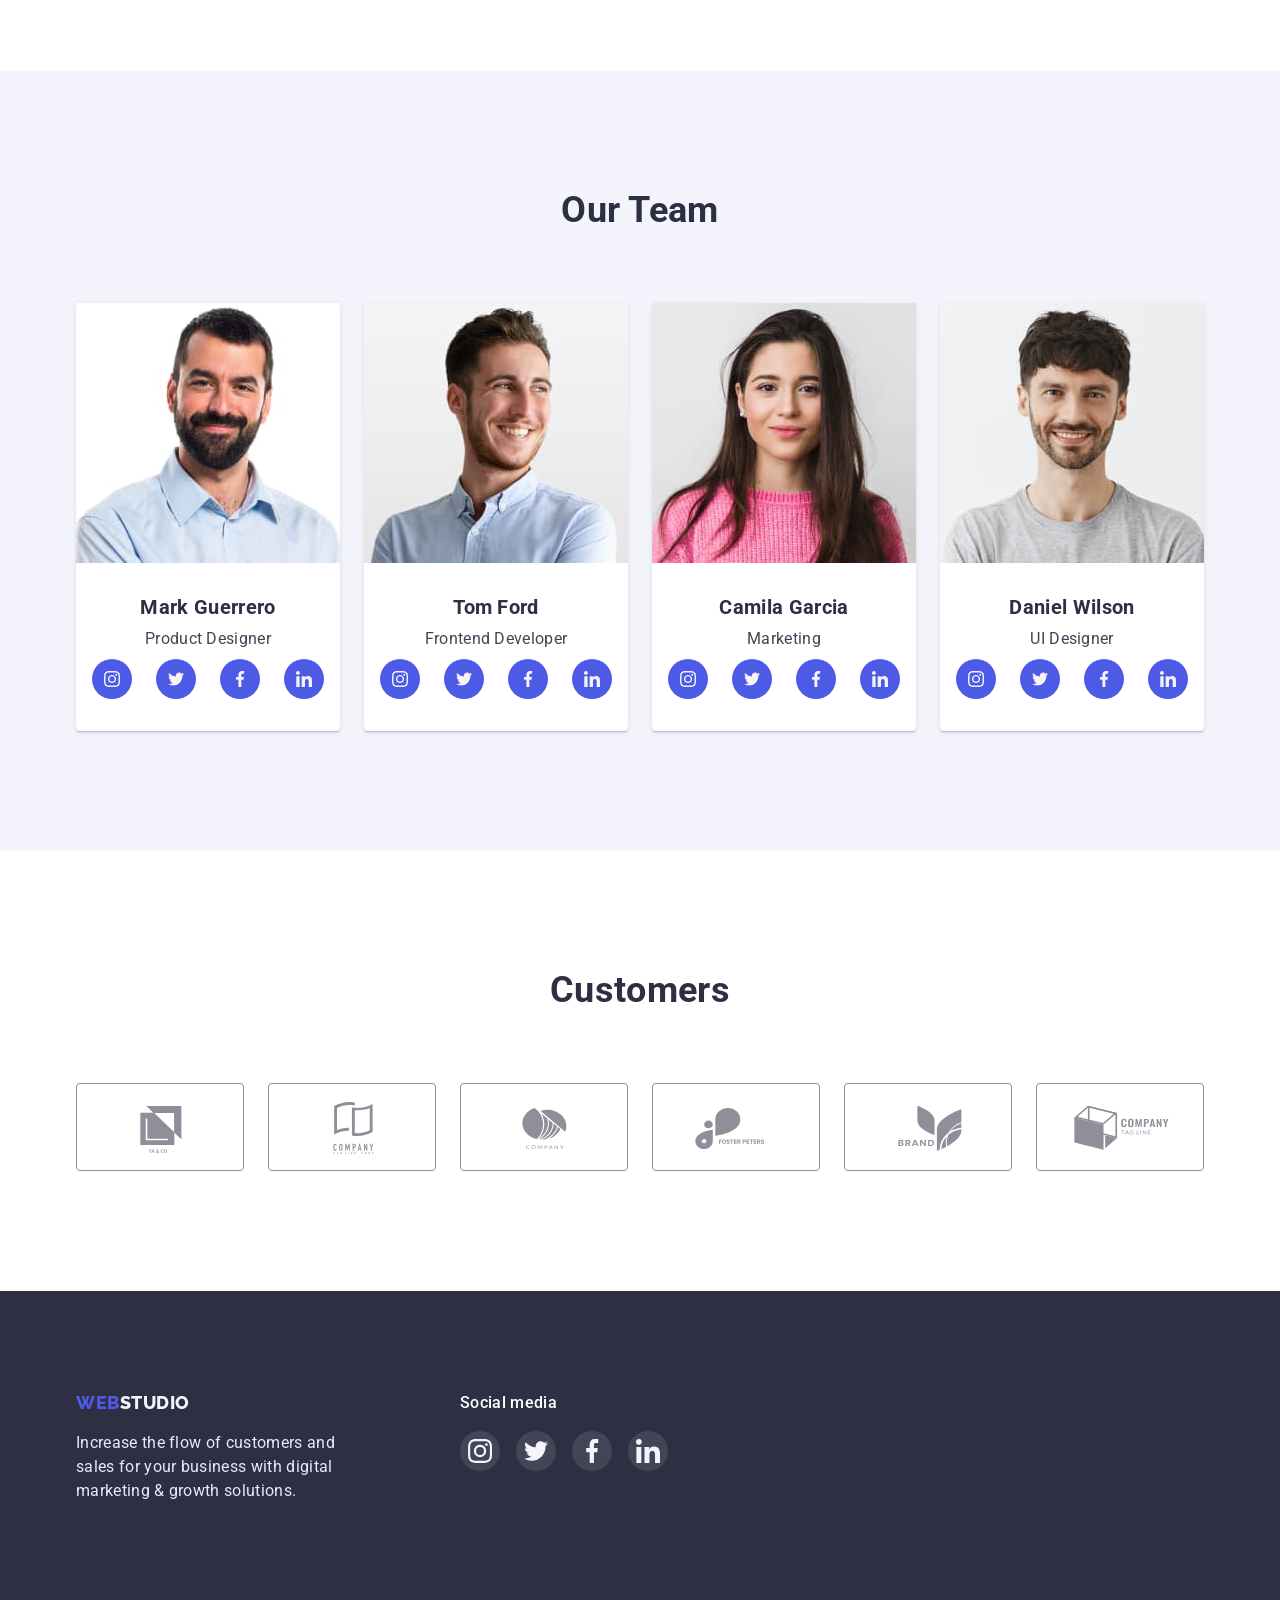
<file: HTML_CSS/goit-markup-hw-05/index.html>
<!DOCTYPE html>
<html lang="en">
  <head>
    <meta charset="UTF-8" />
    <meta name="viewport" content="width=device-width, initial-scale=1.0" />
    <title>WebStudio</title>
    <link rel="preconnect" href="https://fonts.googleapis.com" />
    <link rel="preconnect" href="https://fonts.gstatic.com" crossorigin />
    <link
      href="https://fonts.googleapis.com/css2?family=Raleway:wght@800&family=Roboto:wght@400;500;700;900&display=swap"
      rel="stylesheet"
    />
    <link
      rel="stylesheet"
      href="https://cdnjs.cloudflare.com/ajax/libs/modern-normalize/1.1.0/modern-normalize.min.css"
    />
    <link rel="stylesheet" href="./css/styles.css" />
  </head>

  <!------------------------------Шапка------------------------------>
  <body>
    <header class="header">
      <div class="container cont-nav">
        <nav class="navigation">
          <a href="./index.html" class="link logo logo-web"
            >web<span class="logo logo-studio-top">studio</span></a
          >
          <ul class="menu list">
            <li class="menu-item">
              <a class="menu-link link current" href="./index.html">Studio</a>
            </li>
            <li class="menu-item">
              <a class="menu-link link" href="./portfolio.html">Portfolio</a>
            </li>
            <li class="menu-item">
              <a class="menu-link link" href="">Contacts</a>
            </li>
          </ul>
        </nav>

        <ul class="contact list">
          <li class="contact-item">
            <a class="contact-mail link" href="mailto:info@devstudio.com">info@devstudio.com</a>
          </li>
          <li class="contact-item">
            <a class="contact-phone link" href="tel:+110001111111">+11 (000) 111-11-11</a>
          </li>
        </ul>
      </div>
    </header>

    <!-----------------------------Герой-------------------------------->
    <main>
      <section class="hero">
        <div class="container">
          <h1 class="hero-title">Effective Solutions for Your Business</h1>
          <button class="hero-btn" type="button" data-modal-open>Order Service</button>
        </div>
      </section>

      <!-----------------------------Наші переваги------------------------>

      <section class="section-padding">
        <div class="container">
          <h2 class="hidden">Our advantages</h2>
          <!--Потрібно приховати h2 в css-->
          <ul class="list-advantage list">
            <li class="item-advantages">
              <div class="icon-advantages">
                <svg width="64" height="64">
                  <use href="./images/sprite.svg#antenna"></use>
                </svg>
              </div>
              <h3 class="title-advantages">Strategy</h3>
              <p class="text-advantages">
                Our goal is to identify the business problem to walk away with the perfect and
                creative solution.
              </p>
            </li>
            <li class="item-advantages">
              <div class="icon-advantages">
                <svg width="64" height="64">
                  <use href="./images/sprite.svg#clock"></use>
                </svg>
              </div>
              <h3 class="title-advantages">Punctuality</h3>
              <p class="text-advantages">
                Bring the key message to the brand's audience for the best price within the shortest
                possible time.
              </p>
            </li>
            <li class="item-advantages">
              <div class="icon-advantages">
                <svg width="64" height="64">
                  <use href="./images/sprite.svg#diagram"></use>
                </svg>
              </div>
              <h3 class="title-advantages">Diligence</h3>
              <p class="text-advantages">
                Research and confirm brands that present the strongest digital growth opportunities
                and minimize risk.
              </p>
            </li>
            <li class="item-advantages">
              <div class="icon-advantages">
                <svg width="64" height="64">
                  <use href="./images/sprite.svg#astronaut"></use>
                </svg>
              </div>
              <h3 class="title-advantages">Technologies</h3>
              <p class="text-advantages">
                Design practice focused on digital experiences. We bring forth a deep passion for
                problem-solving.
              </p>
            </li>
          </ul>
        </div>
      </section>

      <!-----------------------------Що ми робимо--------------------->
      <section class="job-section">
        <div class="container">
          <h2 class="job-title">What are we doing</h2>
          <ul class="job-list list">
            <li class="job-item">
              <img class="job-content" src="./images/imac.jpg" alt="imac" width="360" />
            </li>
            <li class="job-item">
              <img class="job-content" src="./images/messenger.jpg" alt="messenger" width="360" />
            </li>
            <li class="job-item">
              <img class="job-content" src="./images/iphone.jpg" alt="iphone" width="360" />
            </li>
          </ul>
        </div>
      </section>

      <!----------------------------Наша команда--------------------------->
      <section class="team-section section-padding">
        <div class="container">
          <h2 class="team-title">Our Team</h2>
          <ul class="team-list list">
            <li class="team-item">
              <img src="./images/markguerrero.jpg" alt="Mark Guerrero" width="264" />
              <div class="employee">
                <h3 class="team-employee">Mark Guerrero</h3>
                <p class="team-position">Product Designer</p>
                <ul class="social-list list">
                  <li class="social-list-item">
                    <a href="" class="social-list-link">
                      <svg class="social-list-icon" width="16" height="16">
                        <use href="./images/sprite.svg#instagram"></use>
                      </svg>
                    </a>
                  </li>
                  <li class="social-list-item">
                    <a href="" class="social-list-link">
                      <svg class="social-list-icon" width="16" height="16">
                        <use href="./images/sprite.svg#twitter"></use>
                      </svg>
                    </a>
                  </li>
                  <li class="social-list-item">
                    <a href="" class="social-list-link">
                      <svg class="social-list-icon" width="16" height="16">
                        <use href="./images/sprite.svg#facebook"></use>
                      </svg>
                    </a>
                  </li>
                  <li class="social-list-item">
                    <a href="" class="social-list-link">
                      <svg class="social-list-icon" width="16" height="16">
                        <use href="./images/sprite.svg#linkedin"></use>
                      </svg>
                    </a>
                  </li>
                </ul>
              </div>
            </li>
            <li class="team-item">
              <img src="./images/tomford.jpg" alt="Tom Ford" width="264" />
              <div class="employee">
                <h3 class="team-employee">Tom Ford</h3>
                <p class="team-position">Frontend Developer</p>
                <ul class="social-list list">
                  <li class="social-list-item">
                    <a href="" class="social-list-link">
                      <svg class="social-list-icon" width="16" height="16">
                        <use href="./images/sprite.svg#instagram"></use>
                      </svg>
                    </a>
                  </li>
                  <li class="social-list-item">
                    <a href="" class="social-list-link">
                      <svg class="social-list-icon" width="16" height="16">
                        <use href="./images/sprite.svg#twitter"></use>
                      </svg>
                    </a>
                  </li>
                  <li class="social-list-item">
                    <a href="" class="social-list-link">
                      <svg class="social-list-icon" width="16" height="16">
                        <use href="./images/sprite.svg#facebook"></use>
                      </svg>
                    </a>
                  </li>
                  <li class="social-list-item">
                    <a href="" class="social-list-link">
                      <svg class="social-list-icon" width="16" height="16">
                        <use href="./images/sprite.svg#linkedin"></use>
                      </svg>
                    </a>
                  </li>
                </ul>
              </div>
            </li>
            <li class="team-item">
              <img src="./images/camilagarcia.jpg" alt="Camila Garcia" width="264" />
              <div class="employee">
                <h3 class="team-employee">Camila Garcia</h3>
                <p class="team-position">Marketing</p>
                <ul class="social-list list">
                  <li class="social-list-item">
                    <a href="" class="social-list-link">
                      <svg class="social-list-icon" width="16" height="16">
                        <use href="./images/sprite.svg#instagram"></use>
                      </svg>
                    </a>
                  </li>
                  <li class="social-list-item">
                    <a href="" class="social-list-link">
                      <svg class="social-list-icon" width="16" height="16">
                        <use href="./images/sprite.svg#twitter"></use>
                      </svg>
                    </a>
                  </li>
                  <li class="social-list-item">
                    <a href="" class="social-list-link">
                      <svg class="social-list-icon" width="16" height="16">
                        <use href="./images/sprite.svg#facebook"></use>
                      </svg>
                    </a>
                  </li>
                  <li class="social-list-item">
                    <a href="" class="social-list-link">
                      <svg class="social-list-icon" width="16" height="16">
                        <use href="./images/sprite.svg#linkedin"></use>
                      </svg>
                    </a>
                  </li>
                </ul>
              </div>
            </li>
            <li class="team-item">
              <img src="./images/danielwilson.jpg" alt="Daniel Wilson" width="264" />
              <div class="employee">
                <h3 class="team-employee">Daniel Wilson</h3>
                <p class="team-position">UI Designer</p>
                <ul class="social-list list">
                  <li class="social-list-item">
                    <a href="" class="social-list-link">
                      <svg class="social-list-icon" width="16" height="16">
                        <use href="./images/sprite.svg#instagram"></use>
                      </svg>
                    </a>
                  </li>
                  <li class="social-list-item">
                    <a href="" class="social-list-link">
                      <svg class="social-list-icon" width="16" height="16">
                        <use href="./images/sprite.svg#twitter"></use>
                      </svg>
                    </a>
                  </li>
                  <li class="social-list-item">
                    <a href="" class="social-list-link">
                      <svg class="social-list-icon" width="16" height="16">
                        <use href="./images/sprite.svg#facebook"></use>
                      </svg>
                    </a>
                  </li>
                  <li class="social-list-item">
                    <a href="" class="social-list-link">
                      <svg class="social-list-icon" width="16" height="16">
                        <use href="./images/sprite.svg#linkedin"></use>
                      </svg>
                    </a>
                  </li>
                </ul>
              </div>
            </li>
          </ul>
        </div>
      </section>

      <!--------------------------------клієнти------------------------------------>
      <section class="section-padding">
        <div class="container">
          <h2 class="team-title">Customers</h2>
          <ul class="customers-list list">
            <li class="customers-item">
              <a href="" class="customers-link">
                <svg class="customers-icon" width="104" height="56">
                  <use href="./images/sprite.svg#yaco"></use>
                </svg>
              </a>
            </li>
            <li class="customers-item">
              <a href="" class="customers-link">
                <svg class="customers-icon" width="104" height="56">
                  <use href="./images/sprite.svg#tagline-here"></use>
                </svg>
              </a>
            </li>
            <li class="customers-item">
              <a href="" class="customers-link">
                <svg class="customers-icon" width="104" height="56">
                  <use href="./images/sprite.svg#company"></use>
                </svg>
              </a>
            </li>
            <li class="customers-item">
              <a href="" class="customers-link">
                <svg class="customers-icon" width="104" height="56">
                  <use href="./images/sprite.svg#foster"></use>
                </svg>
              </a>
            </li>
            <li class="customers-item">
              <a href="" class="customers-link">
                <svg class="customers-icon" width="104" height="56">
                  <use href="./images/sprite.svg#brand"></use>
                </svg>
              </a>
            </li>
            <li class="customers-item">
              <a href="" class="customers-link">
                <svg class="customers-icon" width="104" height="56">
                  <use href="./images/sprite.svg#tag"></use>
                </svg>
              </a>
            </li>
          </ul>
        </div>
      </section>
    </main>

    <!----------------------------------Футер-------------------------------------->
    <footer class="footer-space">
      <div class="container cont-footer">
        <div class="footer-logo">
          <a href="./index.html" class="link logo logo-web"
            >web<span class="logo logo-studio-bottom">studio</span></a
          >
          <p class="footer-text">
            Increase the flow of customers and sales for your business with digital marketing &
            growth solutions.
          </p>
        </div>
        <div class="footer-social">
          <h4 class="social-title">Social media</h4>
          <ul class="social-footer-list list">
            <li class="social-list-item">
              <a href="" class="social-footer-link">
                <svg class="social-list-icon" width="24" height="24">
                  <use href="./images/sprite.svg#instagram"></use>
                </svg>
              </a>
            </li>
            <li class="social-list-item">
              <a href="" class="social-footer-link">
                <svg class="social-list-icon" width="24" height="24">
                  <use href="./images/sprite.svg#twitter"></use>
                </svg>
              </a>
            </li>
            <li class="social-list-item">
              <a href="" class="social-footer-link">
                <svg class="social-list-icon" width="24" height="24">
                  <use href="./images/sprite.svg#facebook"></use>
                </svg>
              </a>
            </li>
            <li class="social-list-item">
              <a href="" class="social-footer-link">
                <svg class="social-list-icon" width="24" height="24">
                  <use href="./images/sprite.svg#linkedin"></use>
                </svg>
              </a>
            </li>
          </ul>
        </div>
      </div>
    </footer>
    <!------------------------------------Модальне вікно-------------------------->
    <div class="backdrop is-hidden" data-modal>
      <div class="modal">
        <button type="button" class="modal-btn" data-modal-close>
          <svg class="modal-btn-icon" width="8" height="8">
            <use href="./images/sprite.svg#close-modal"></use>
          </svg>
        </button>
      </div>
    </div>
    <script src="./js/modal.js"></script>
  </body>
</html>
</file>
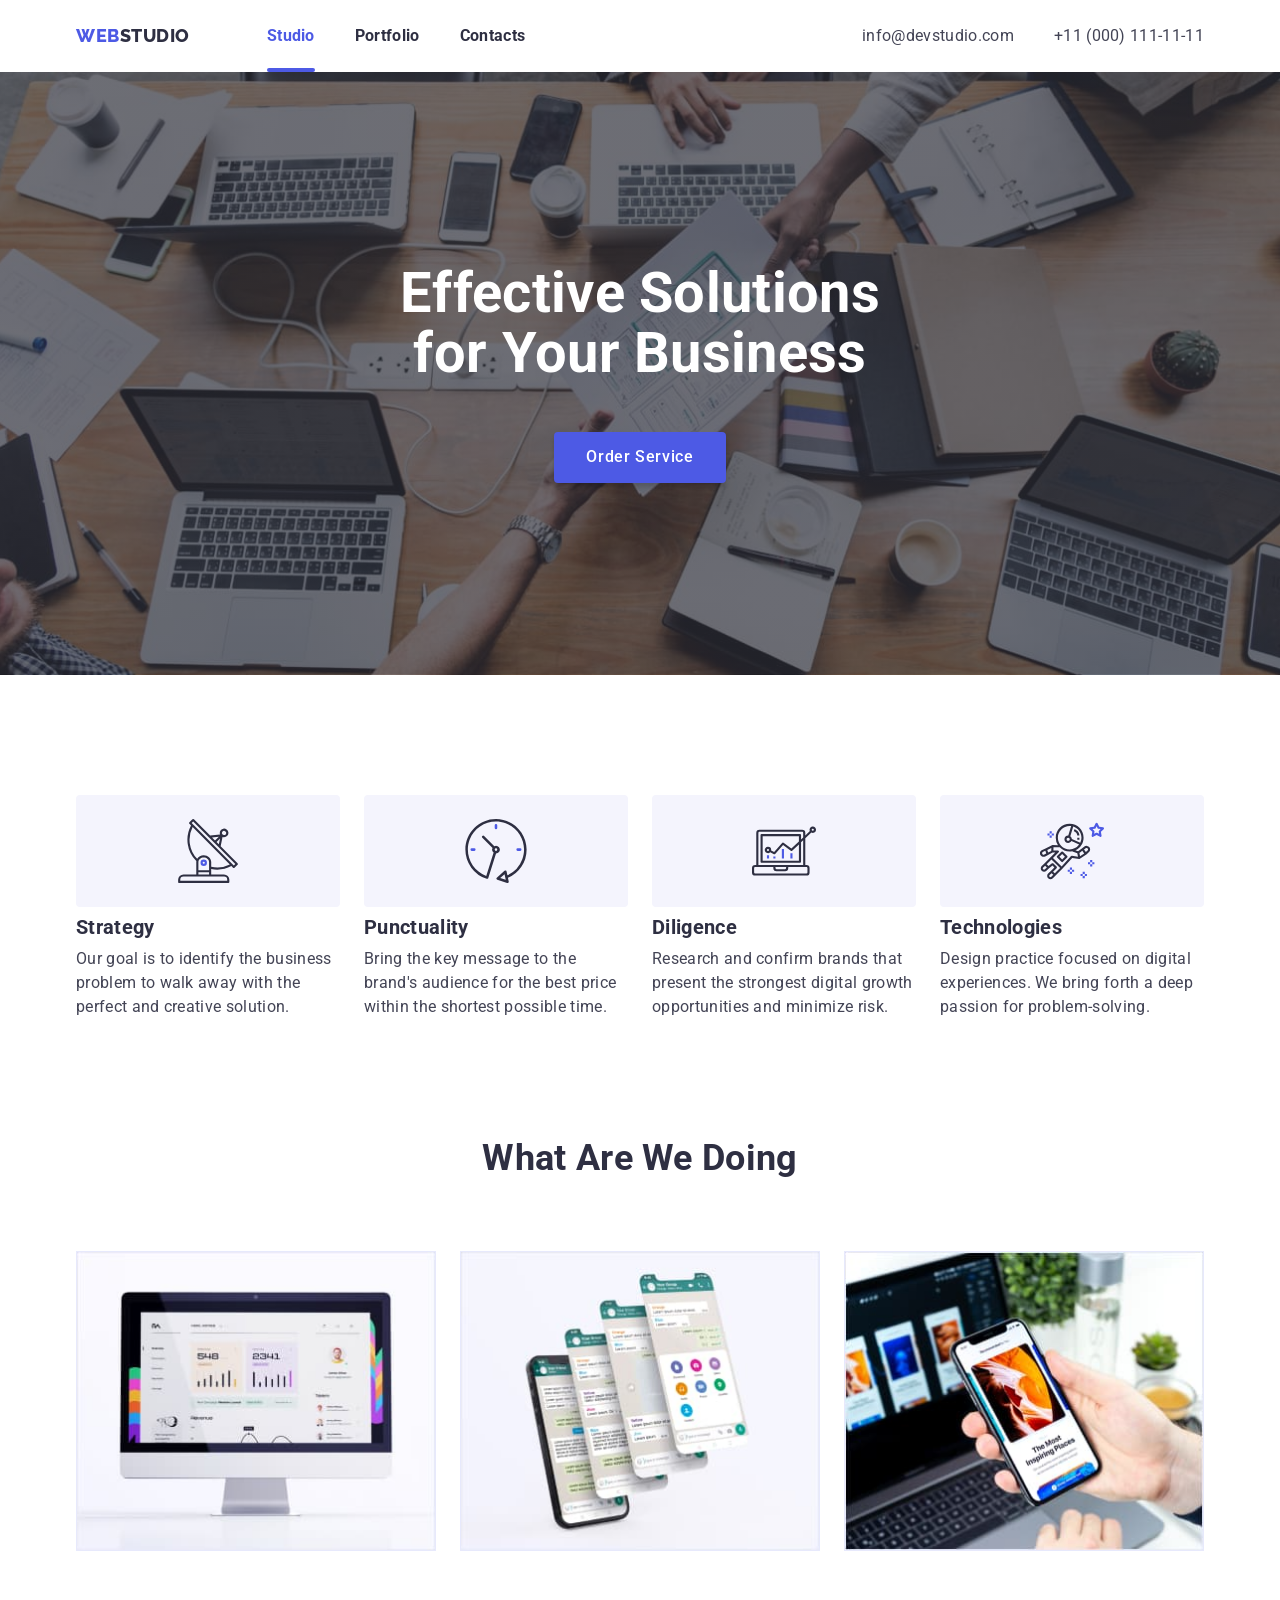
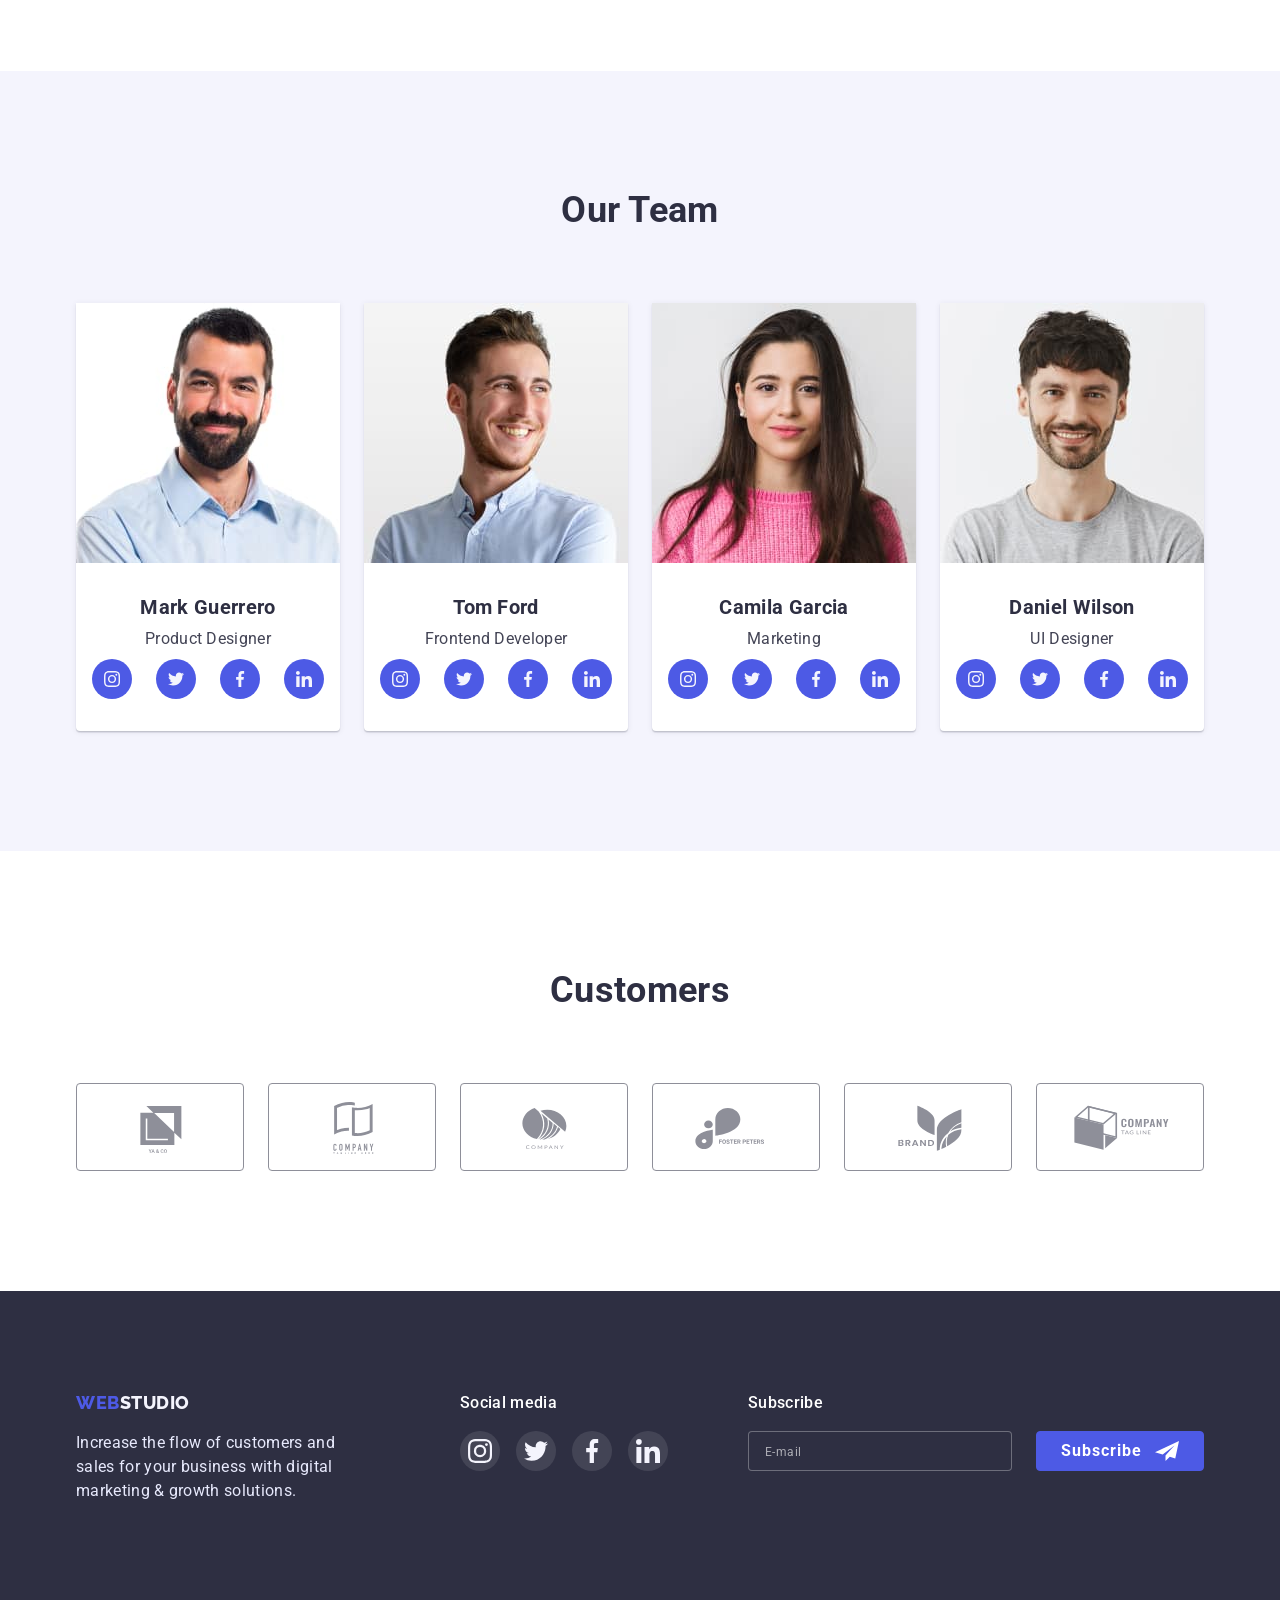
<file: HTML_CSS/goit-markup-hw-06/index.html>
<!DOCTYPE html>
<html lang="en">
  <head>
    <meta charset="UTF-8" />
    <meta name="viewport" content="width=device-width, initial-scale=1.0" />
    <title>WebStudio</title>
    <link rel="preconnect" href="https://fonts.googleapis.com" />
    <link rel="preconnect" href="https://fonts.gstatic.com" crossorigin />
    <link
      href="https://fonts.googleapis.com/css2?family=Raleway:wght@800&family=Roboto:wght@400;500;700;900&display=swap"
      rel="stylesheet"
    />
    <link
      rel="stylesheet"
      href="https://cdnjs.cloudflare.com/ajax/libs/modern-normalize/1.1.0/modern-normalize.min.css"
    />
    <link rel="stylesheet" href="./css/styles.css" />
  </head>

  <!------------------------------Шапка------------------------------>
  <body>
    <header class="header">
      <div class="container cont-nav">
        <nav class="navigation">
          <a href="./index.html" class="link logo logo-web"
            >web<span class="logo logo-studio-top">studio</span></a
          >
          <ul class="menu list">
            <li class="menu-item">
              <a class="menu-link link current" href="./index.html">Studio</a>
            </li>
            <li class="menu-item">
              <a class="menu-link link" href="./portfolio.html">Portfolio</a>
            </li>
            <li class="menu-item">
              <a class="menu-link link" href="">Contacts</a>
            </li>
          </ul>
        </nav>

        <ul class="contact list">
          <li class="contact-item">
            <a class="contact-mail link" href="mailto:info@devstudio.com">info@devstudio.com</a>
          </li>
          <li class="contact-item">
            <a class="contact-phone link" href="tel:+110001111111">+11 (000) 111-11-11</a>
          </li>
        </ul>
      </div>
    </header>

    <!-----------------------------Герой-------------------------------->
    <main>
      <section class="hero">
        <div class="container">
          <h1 class="hero-title">Effective Solutions for Your Business</h1>
          <button class="hero-btn" type="button" data-modal-open>Order Service</button>
        </div>
      </section>

      <!-----------------------------Наші переваги------------------------>

      <section class="section-padding">
        <div class="container">
          <h2 class="hidden">Our advantages</h2>
          <!--Потрібно приховати h2 в css-->
          <ul class="list-advantage list">
            <li class="item-advantages">
              <div class="icon-advantages">
                <svg width="64" height="64">
                  <use href="./images/sprite.svg#antenna"></use>
                </svg>
              </div>
              <h3 class="title-advantages">Strategy</h3>
              <p class="text-advantages">
                Our goal is to identify the business problem to walk away with the perfect and
                creative solution.
              </p>
            </li>
            <li class="item-advantages">
              <div class="icon-advantages">
                <svg width="64" height="64">
                  <use href="./images/sprite.svg#clock"></use>
                </svg>
              </div>
              <h3 class="title-advantages">Punctuality</h3>
              <p class="text-advantages">
                Bring the key message to the brand's audience for the best price within the shortest
                possible time.
              </p>
            </li>
            <li class="item-advantages">
              <div class="icon-advantages">
                <svg width="64" height="64">
                  <use href="./images/sprite.svg#diagram"></use>
                </svg>
              </div>
              <h3 class="title-advantages">Diligence</h3>
              <p class="text-advantages">
                Research and confirm brands that present the strongest digital growth opportunities
                and minimize risk.
              </p>
            </li>
            <li class="item-advantages">
              <div class="icon-advantages">
                <svg width="64" height="64">
                  <use href="./images/sprite.svg#astronaut"></use>
                </svg>
              </div>
              <h3 class="title-advantages">Technologies</h3>
              <p class="text-advantages">
                Design practice focused on digital experiences. We bring forth a deep passion for
                problem-solving.
              </p>
            </li>
          </ul>
        </div>
      </section>

      <!-----------------------------Що ми робимо--------------------->
      <section class="job-section">
        <div class="container">
          <h2 class="job-title">What are we doing</h2>
          <ul class="job-list list">
            <li class="job-item">
              <img class="job-content" src="./images/imac.jpg" alt="imac" width="360" />
            </li>
            <li class="job-item">
              <img class="job-content" src="./images/messenger.jpg" alt="messenger" width="360" />
            </li>
            <li class="job-item">
              <img class="job-content" src="./images/iphone.jpg" alt="iphone" width="360" />
            </li>
          </ul>
        </div>
      </section>

      <!----------------------------Наша команда--------------------------->
      <section class="team-section section-padding">
        <div class="container">
          <h2 class="team-title">Our Team</h2>
          <ul class="team-list list">
            <li class="team-item">
              <img src="./images/markguerrero.jpg" alt="Mark Guerrero" width="264" />
              <div class="employee">
                <h3 class="team-employee">Mark Guerrero</h3>
                <p class="team-position">Product Designer</p>
                <ul class="social-list list">
                  <li class="social-list-item">
                    <a href="" class="social-list-link">
                      <svg class="social-list-icon" width="16" height="16">
                        <use href="./images/sprite.svg#instagram"></use>
                      </svg>
                    </a>
                  </li>
                  <li class="social-list-item">
                    <a href="" class="social-list-link">
                      <svg class="social-list-icon" width="16" height="16">
                        <use href="./images/sprite.svg#twitter"></use>
                      </svg>
                    </a>
                  </li>
                  <li class="social-list-item">
                    <a href="" class="social-list-link">
                      <svg class="social-list-icon" width="16" height="16">
                        <use href="./images/sprite.svg#facebook"></use>
                      </svg>
                    </a>
                  </li>
                  <li class="social-list-item">
                    <a href="" class="social-list-link">
                      <svg class="social-list-icon" width="16" height="16">
                        <use href="./images/sprite.svg#linkedin"></use>
                      </svg>
                    </a>
                  </li>
                </ul>
              </div>
            </li>
            <li class="team-item">
              <img src="./images/tomford.jpg" alt="Tom Ford" width="264" />
              <div class="employee">
                <h3 class="team-employee">Tom Ford</h3>
                <p class="team-position">Frontend Developer</p>
                <ul class="social-list list">
                  <li class="social-list-item">
                    <a href="" class="social-list-link">
                      <svg class="social-list-icon" width="16" height="16">
                        <use href="./images/sprite.svg#instagram"></use>
                      </svg>
                    </a>
                  </li>
                  <li class="social-list-item">
                    <a href="" class="social-list-link">
                      <svg class="social-list-icon" width="16" height="16">
                        <use href="./images/sprite.svg#twitter"></use>
                      </svg>
                    </a>
                  </li>
                  <li class="social-list-item">
                    <a href="" class="social-list-link">
                      <svg class="social-list-icon" width="16" height="16">
                        <use href="./images/sprite.svg#facebook"></use>
                      </svg>
                    </a>
                  </li>
                  <li class="social-list-item">
                    <a href="" class="social-list-link">
                      <svg class="social-list-icon" width="16" height="16">
                        <use href="./images/sprite.svg#linkedin"></use>
                      </svg>
                    </a>
                  </li>
                </ul>
              </div>
            </li>
            <li class="team-item">
              <img src="./images/camilagarcia.jpg" alt="Camila Garcia" width="264" />
              <div class="employee">
                <h3 class="team-employee">Camila Garcia</h3>
                <p class="team-position">Marketing</p>
                <ul class="social-list list">
                  <li class="social-list-item">
                    <a href="" class="social-list-link">
                      <svg class="social-list-icon" width="16" height="16">
                        <use href="./images/sprite.svg#instagram"></use>
                      </svg>
                    </a>
                  </li>
                  <li class="social-list-item">
                    <a href="" class="social-list-link">
                      <svg class="social-list-icon" width="16" height="16">
                        <use href="./images/sprite.svg#twitter"></use>
                      </svg>
                    </a>
                  </li>
                  <li class="social-list-item">
                    <a href="" class="social-list-link">
                      <svg class="social-list-icon" width="16" height="16">
                        <use href="./images/sprite.svg#facebook"></use>
                      </svg>
                    </a>
                  </li>
                  <li class="social-list-item">
                    <a href="" class="social-list-link">
                      <svg class="social-list-icon" width="16" height="16">
                        <use href="./images/sprite.svg#linkedin"></use>
                      </svg>
                    </a>
                  </li>
                </ul>
              </div>
            </li>
            <li class="team-item">
              <img src="./images/danielwilson.jpg" alt="Daniel Wilson" width="264" />
              <div class="employee">
                <h3 class="team-employee">Daniel Wilson</h3>
                <p class="team-position">UI Designer</p>
                <ul class="social-list list">
                  <li class="social-list-item">
                    <a href="" class="social-list-link">
                      <svg class="social-list-icon" width="16" height="16">
                        <use href="./images/sprite.svg#instagram"></use>
                      </svg>
                    </a>
                  </li>
                  <li class="social-list-item">
                    <a href="" class="social-list-link">
                      <svg class="social-list-icon" width="16" height="16">
                        <use href="./images/sprite.svg#twitter"></use>
                      </svg>
                    </a>
                  </li>
                  <li class="social-list-item">
                    <a href="" class="social-list-link">
                      <svg class="social-list-icon" width="16" height="16">
                        <use href="./images/sprite.svg#facebook"></use>
                      </svg>
                    </a>
                  </li>
                  <li class="social-list-item">
                    <a href="" class="social-list-link">
                      <svg class="social-list-icon" width="16" height="16">
                        <use href="./images/sprite.svg#linkedin"></use>
                      </svg>
                    </a>
                  </li>
                </ul>
              </div>
            </li>
          </ul>
        </div>
      </section>

      <!--------------------------------клієнти------------------------------------>
      <section class="section-padding">
        <div class="container">
          <h2 class="team-title">Customers</h2>
          <ul class="customers-list list">
            <li class="customers-item">
              <a href="" class="customers-link">
                <svg class="customers-icon" width="104" height="56">
                  <use href="./images/sprite.svg#yaco"></use>
                </svg>
              </a>
            </li>
            <li class="customers-item">
              <a href="" class="customers-link">
                <svg class="customers-icon" width="104" height="56">
                  <use href="./images/sprite.svg#tagline-here"></use>
                </svg>
              </a>
            </li>
            <li class="customers-item">
              <a href="" class="customers-link">
                <svg class="customers-icon" width="104" height="56">
                  <use href="./images/sprite.svg#company"></use>
                </svg>
              </a>
            </li>
            <li class="customers-item">
              <a href="" class="customers-link">
                <svg class="customers-icon" width="104" height="56">
                  <use href="./images/sprite.svg#foster"></use>
                </svg>
              </a>
            </li>
            <li class="customers-item">
              <a href="" class="customers-link">
                <svg class="customers-icon" width="104" height="56">
                  <use href="./images/sprite.svg#brand"></use>
                </svg>
              </a>
            </li>
            <li class="customers-item">
              <a href="" class="customers-link">
                <svg class="customers-icon" width="104" height="56">
                  <use href="./images/sprite.svg#tag"></use>
                </svg>
              </a>
            </li>
          </ul>
        </div>
      </section>
    </main>

    <!----------------------------------Футер-------------------------------------->
    <footer class="footer-space">
      <div class="container cont-footer">
        <div class="footer-logo">
          <a href="./index.html" class="link logo logo-web"
            >web<span class="logo logo-studio-bottom">studio</span></a
          >
          <p class="footer-text">
            Increase the flow of customers and sales for your business with digital marketing &
            growth solutions.
          </p>
        </div>
        <div class="footer-social">
          <h4 class="social-title">Social media</h4>
          <ul class="social-footer-list list">
            <li class="social-list-item">
              <a href="" class="social-footer-link">
                <svg class="social-list-icon" width="24" height="24">
                  <use href="./images/sprite.svg#instagram"></use>
                </svg>
              </a>
            </li>
            <li class="social-list-item">
              <a href="" class="social-footer-link">
                <svg class="social-list-icon" width="24" height="24">
                  <use href="./images/sprite.svg#twitter"></use>
                </svg>
              </a>
            </li>
            <li class="social-list-item">
              <a href="" class="social-footer-link">
                <svg class="social-list-icon" width="24" height="24">
                  <use href="./images/sprite.svg#facebook"></use>
                </svg>
              </a>
            </li>
            <li class="social-list-item">
              <a href="" class="social-footer-link">
                <svg class="social-list-icon" width="24" height="24">
                  <use href="./images/sprite.svg#linkedin"></use>
                </svg>
              </a>
            </li>
          </ul>
        </div>
        <form class="form-subscribe">
          <label class="title-form-subscribe" for="email_sub">Subscribe</label>
          <div class="wrapper-subscribe">
            <input class="field-subscribe" id="email_sub" type="email" name="email_user" placeholder="E-mail"/>
            <button class="btn-subscribe" type="submit">Subscribe
              <svg class="icon-subscribe" width="24" height="24">
                <use href="./images/sprite.svg#frame"></use>
              </svg>
            </button>
          </div>
        </form>
      </div>
    </footer>
    <!------------------------------------Модальне вікно-------------------------->
    <div class="backdrop is-hidden" data-modal>
      <div class="modal">
        <button type="button" class="modal-btn" data-modal-close>
          <svg class="modal-btn-icon" width="8" height="8">
            <use href="./images/sprite.svg#close-modal"></use>
          </svg>
        </button>

        <form class="modal-form">
          <p class="title-modal-form">Leave your contacts and we will call you back</p>

          <label class="modal-field">
            <span class="modal-input-desc">Name</span>
            <span class="input-icon-wrapper">
              <input class="modal-input" type="text" name="user_name" />
              <svg class="modal-icon" width="18" height="24">
                <use href="./images/sprite.svg#person"></use>
              </svg>
            </span>
          </label>

          <label class="modal-field">
            <span class="modal-input-desc">Phone</span>
            <span class="input-icon-wrapper">
              <input class="modal-input" type="tel" name="user_phone" />
              <svg class="modal-icon" width="18" height="24">
                <use href="./images/sprite.svg#phone"></use>
              </svg>
            </span>
          </label>

          <label class="modal-field">
            <span class="modal-input-desc">Email</span>
            <span class="input-icon-wrapper">
              <input class="modal-input" type="email" name="user_email" />
              <svg class="modal-icon" width="18" height="24">
                <use href="./images/sprite.svg#email"></use>
              </svg>
            </span>
          </label>

          <label class="modal-field">
            <span class="modal-input-desc">Comment</span>
            <textarea class="modal-message" name="user_messege" placeholder="Text input"></textarea>
          </label>

          <input
            id="user-policy"
            type="checkbox"
            name="validation_policy"
            class="form-check hidden"
          />
          <label for="user-policy" class="form-check-desc">
            <span class="icon-check-box">
              <svg class="icon-check" width="10" height="8">
                <use href="./images/sprite.svg#vector"></use>
              </svg>
            </span>
            I accept the terms and conditions of the&nbsp;
            <a class="form-check-desc-link link" href="">Privacy Policy</a>
          </label>

          <button type="submit" class="hero-btn modal-submit">Send</button>
        </form>
      </div>
    </div>
    <script src="./js/modal.js"></script>
  </body>
</html>
</file>
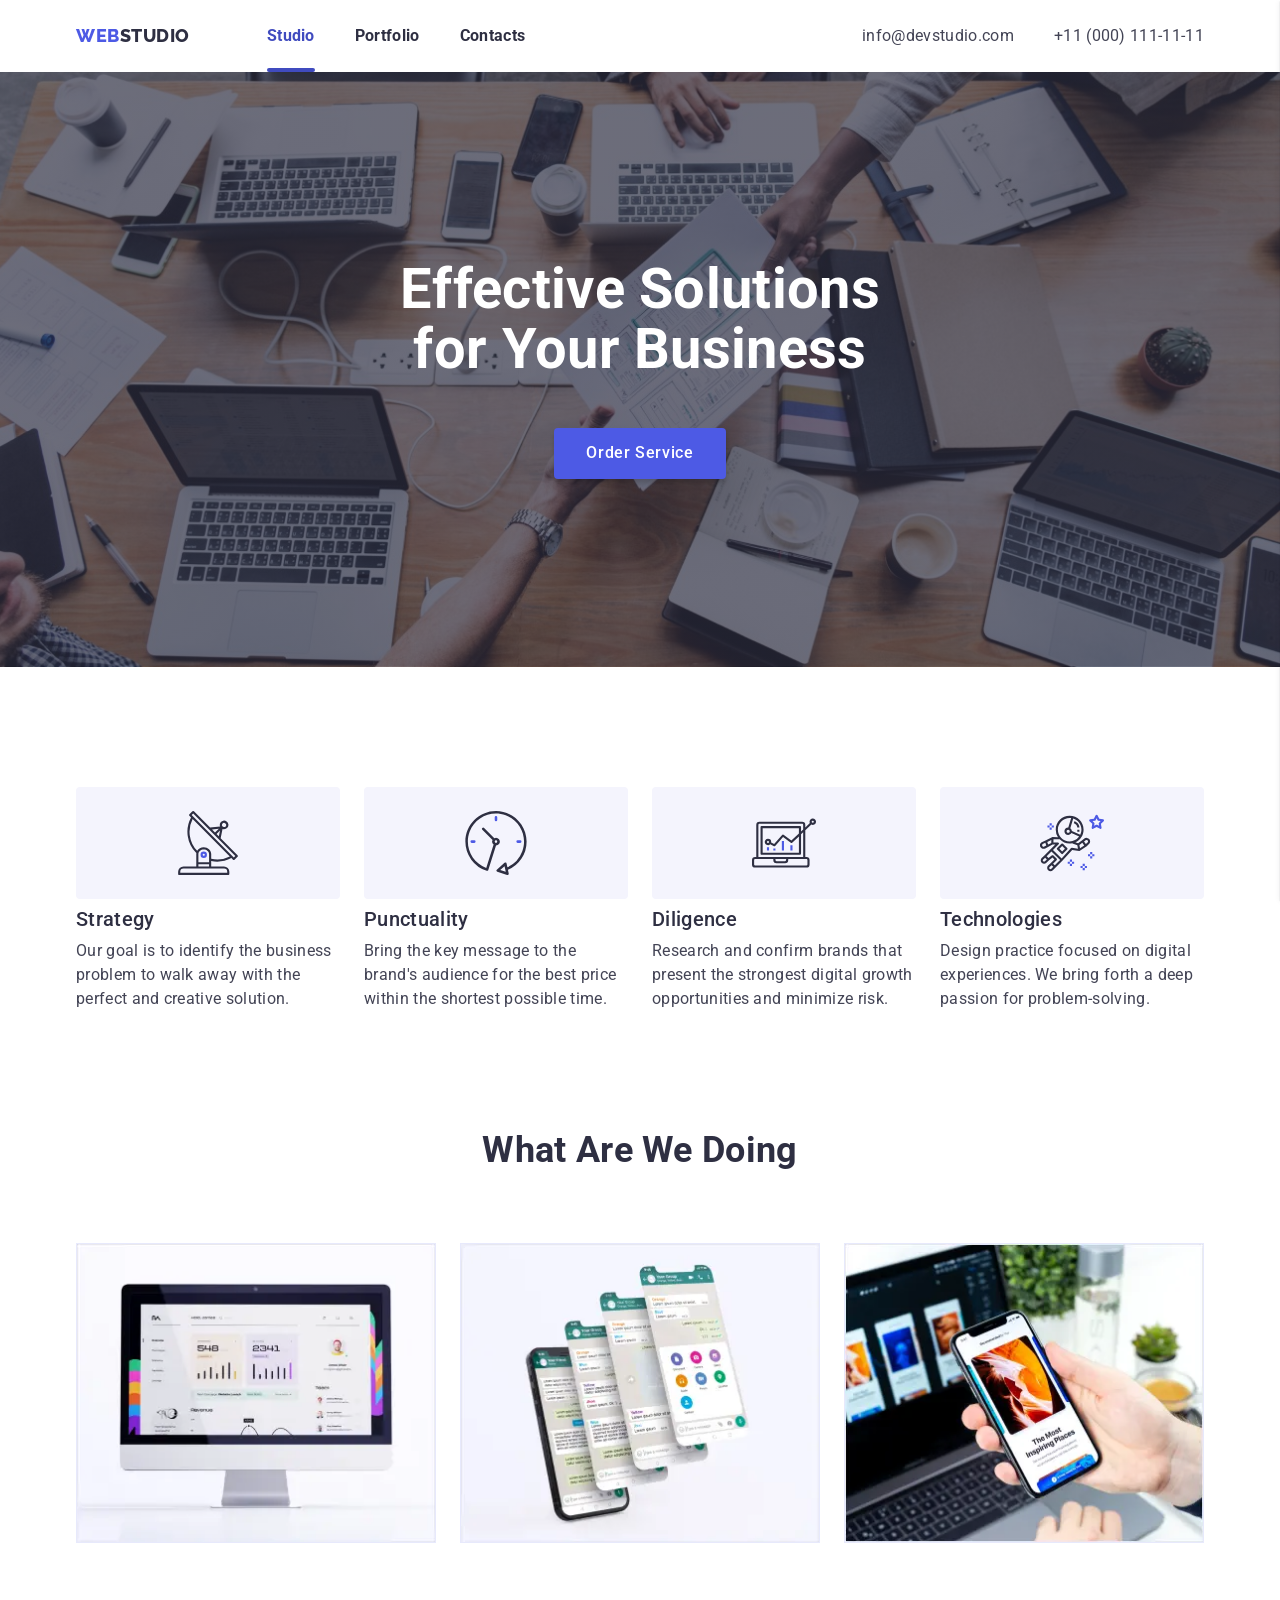
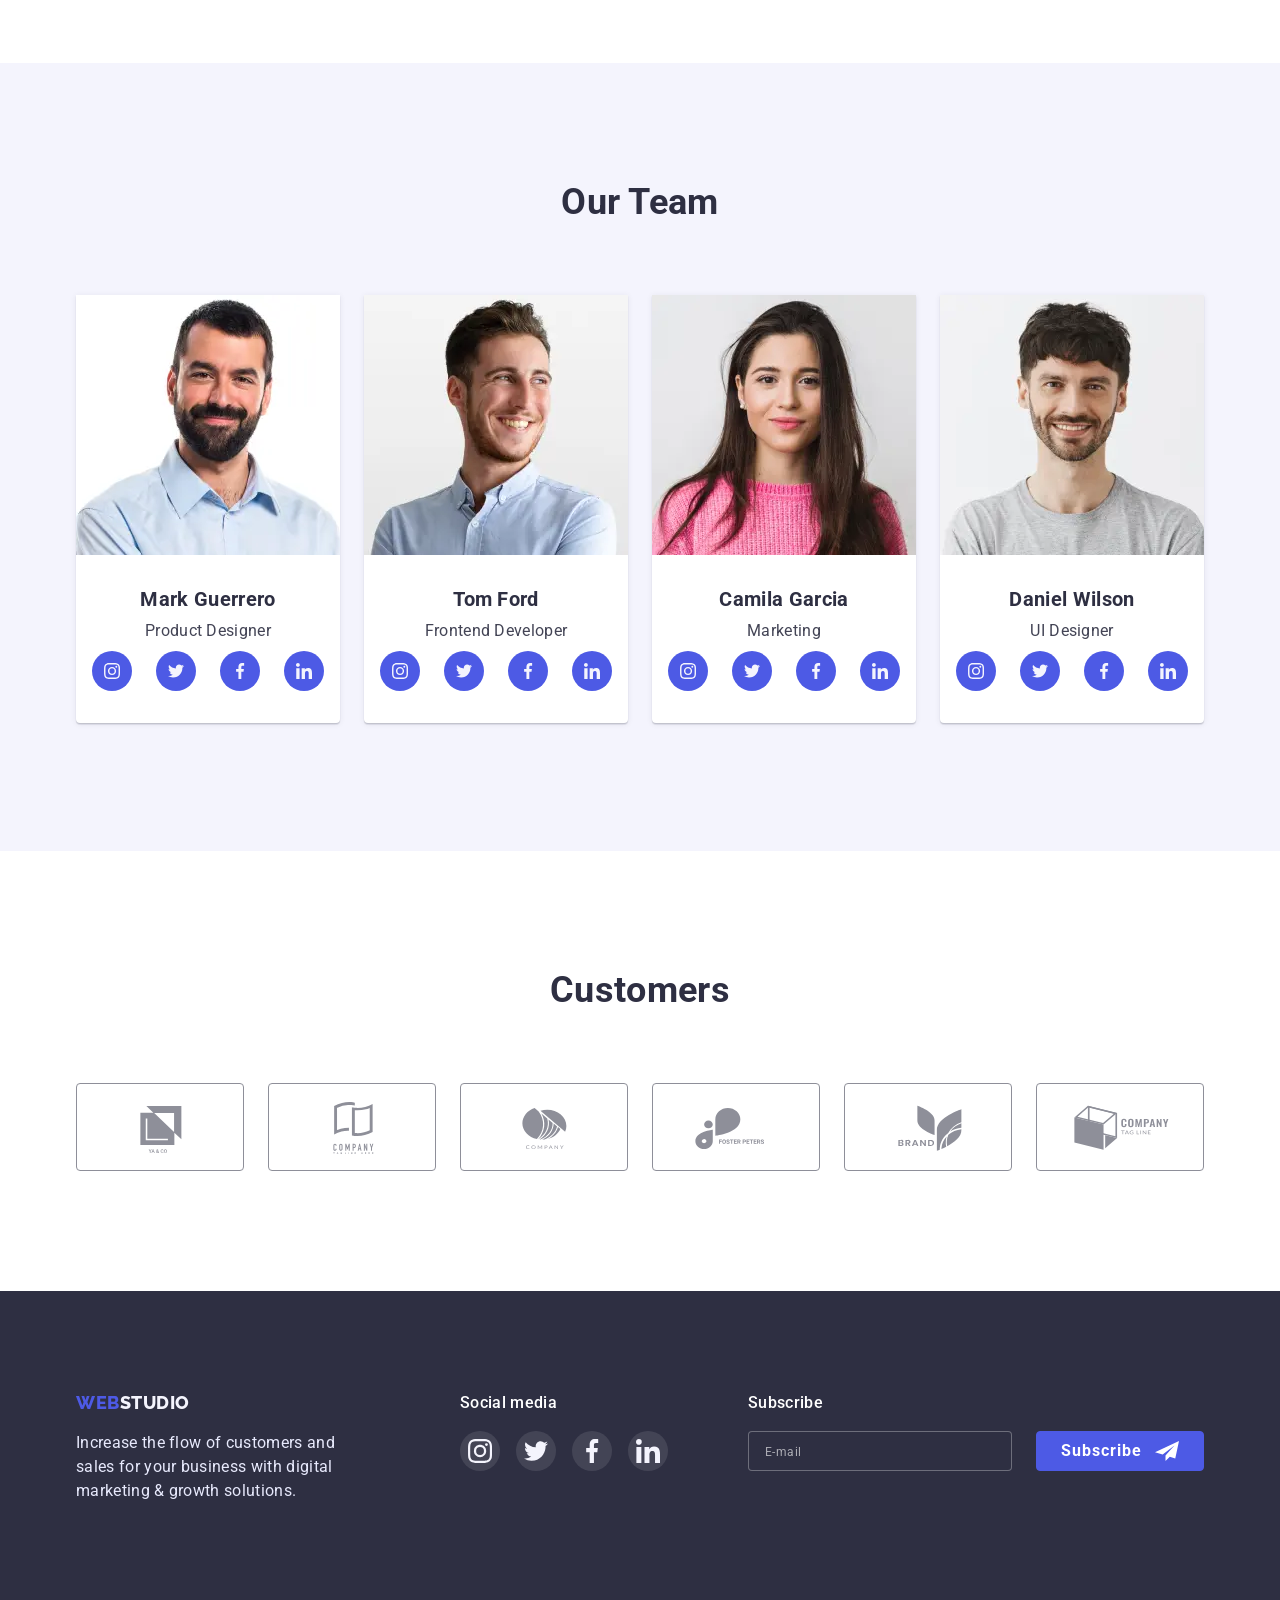
<file: HTML_CSS/goit-markup-hw-07/index.html>
<!DOCTYPE html>
<html lang="en">
  <head>
    <meta charset="UTF-8" />
    <meta name="viewport" content="width=device-width, initial-scale=1.0" />
    <title>WebStudio</title>
    <link rel="preconnect" href="https://fonts.googleapis.com" />
    <link rel="preconnect" href="https://fonts.gstatic.com" crossorigin />
    <link
      href="https://fonts.googleapis.com/css2?family=Raleway:wght@800&family=Roboto:wght@400;500;700;900&display=swap"
      rel="stylesheet"
    />
    <link rel="stylesheet" href="https://cdnjs.cloudflare.com/ajax/libs/modern-normalize/1.1.0/modern-normalize.min.css" />
    <link rel="stylesheet" href="./css/styles.css" />
  </head>

  <!------------------------------Шапка------------------------------>
  <body>
    <header class="header">
      <div class="container cont-nav">
        <nav class="navigation">
          <a href="./index.html" class="link logo logo-web">web<span class="logo logo-studio-top">studio</span></a>
          <ul class="menu list">
            <li class="menu-item">
              <a class="menu-link link current" href="./index.html">Studio</a>
            </li>
            <li class="menu-item">
              <a class="menu-link link" href="./portfolio.html">Portfolio</a>
            </li>
            <li class="menu-item">
              <a class="menu-link link" href="">Contacts</a>
            </li>
          </ul>
        </nav>
        <button type="button" class="mobile-btn-open js-open-menu">
          <svg class="btn-open-icon" width="32" height="22">
            <use href="./images/sprite.svg#menu-hamburger"></use>
          </svg>
        </button>
        <ul class="contact list">
          <li class="contact-item">
            <a class="contact-mail link" href="mailto:info@devstudio.com">info@devstudio.com</a>
          </li>
          <li class="contact-item">
            <a class="contact-phone link" href="tel:+110001111111">+11 (000) 111-11-11</a>
          </li>
        </ul>
      </div>
      <div class="mobile-menu js-menu-container">
        <div class="container">
          <button class="modal-btn js-close-menu">
            <svg class="btn-close-icon" width="8" height="8">
              <use href="./images/sprite.svg#close-modal"></use>
            </svg>
          </button>
          <ul class="mobile-link list">
            <li class="menu-item">
              <a class="menu-link link current" href="./index.html">Studio</a>
            </li>
            <li class="menu-item">
              <a class="menu-link link" href="./portfolio.html">Portfolio</a>
            </li>
            <li class="menu-item">
              <a class="menu-link link" href="">Contacts</a>
            </li>
          </ul>
          <div class="mobile-contacts-social">
            <ul class="list">
              <li>
                <a class="contact-phone link" href="tel:+110001111111">+11 (000) 111-11-11</a>
              </li>
              <li>
                <a class="contact-mail link" href="mailto:info@devstudio.com">info@devstudio.com</a>
              </li>
            </ul>
            <ul class="mobile-social-list list">
              <li class="mobile-social-item">
                <a href="" class="social-list-link">
                  <svg class="social-list-icon" width="24" height="24">
                    <use href="./images/sprite.svg#instagram"></use>
                  </svg>
                </a>
              </li>
              <li class="mobile-social-item">
                <a href="" class="social-list-link">
                  <svg class="social-list-icon" width="24" height="24">
                    <use href="./images/sprite.svg#twitter"></use>
                  </svg>
                </a>
              </li>
              <li class="mobile-social-item">
                <a href="" class="social-list-link">
                  <svg class="social-list-icon" width="24" height="24">
                    <use href="./images/sprite.svg#facebook"></use>
                  </svg>
                </a>
              </li>
              <li class="mobile-social-item">
                <a href="" class="social-list-link">
                  <svg class="social-list-icon" width="24" height="24">
                    <use href="./images/sprite.svg#linkedin"></use>
                  </svg>
                </a>
              </li>
            </ul>
          </div>
        </div>
      </div>
    </header>

    <!-----------------------------Герой-------------------------------->
    <main>
      <section class="hero">
        <div class="container">
          <h1 class="hero-title">Effective Solutions for Your Business</h1>
          <button class="hero-btn" type="button" data-modal-open>Order Service</button>
        </div>
      </section>

      <!-----------------------------Наші переваги------------------------>

      <section class="section-padding">
        <div class="container">
          <h2 class="hidden">Our advantages</h2>
          <!-- Потрібно приховати h2 в css -->
          <ul class="list-advantage list">
            <li class="item-advantages">
              <div class="icon-advantages">
                <svg width="64" height="64">
                  <use href="./images/sprite.svg#antenna"></use>
                </svg>
              </div>
              <h3 class="title-advantages">Strategy</h3>
              <p class="text-advantages">
                Our goal is to identify the business problem to walk away with the perfect and creative solution.
              </p>
            </li>
            <li class="item-advantages">
              <div class="icon-advantages">
                <svg width="64" height="64">
                  <use href="./images/sprite.svg#clock"></use>
                </svg>
              </div>
              <h3 class="title-advantages">Punctuality</h3>
              <p class="text-advantages">
                Bring the key message to the brand's audience for the best price within the shortest possible time.
              </p>
            </li>
            <li class="item-advantages">
              <div class="icon-advantages">
                <svg width="64" height="64">
                  <use href="./images/sprite.svg#diagram"></use>
                </svg>
              </div>
              <h3 class="title-advantages">Diligence</h3>
              <p class="text-advantages">
                Research and confirm brands that present the strongest digital growth opportunities and minimize risk.
              </p>
            </li>
            <li class="item-advantages">
              <div class="icon-advantages">
                <svg width="64" height="64">
                  <use href="./images/sprite.svg#astronaut"></use>
                </svg>
              </div>
              <h3 class="title-advantages">Technologies</h3>
              <p class="text-advantages">
                Design practice focused on digital experiences. We bring forth a deep passion for problem-solving.
              </p>
            </li>
          </ul>
        </div>
      </section>

      <!-----------------------------Що ми робимо--------------------->
      <section class="job-section">
        <div class="container">
          <h2 class="job-title">What are we doing</h2>
          <ul class="job-list list">
            <li class="job-item">
              <picture>
                <source srcset="./images/display.webp 1x, ./images/display@2x.webp 2x" type="image/webp" />
                <source srcset="./images/display.jpg 2x" />
                <img class="job-content" src="./images/display.jpg" alt="imac" width="360" />
              </picture>
            </li>
            <li class="job-item">
              <picture>
                <source srcset="./images/messenger.webp 1x, ./images/messenger@2x.webp 2x" type="image/webp" />
                <source srcset="./images/messenger@2x.jpg 2x" />
                <img class="job-content" src="./images/messenger.jpg" alt="messenger" width="360" />
              </picture>
            </li>
            <li class="job-item">
              <picture>
                <source srcset="./images/iphone.webp 1x, ./images/iphone@2x.webp 2x" type="image/webp" />
                <source srcset="./images/iphone@2x.jpg 2x" />
                <img class="job-content" src="./images/iphone.jpg" alt="iphone" width="360" />
              </picture>
            </li>
          </ul>
        </div>
      </section>

      <!----------------------------Наша команда--------------------------->
      <section class="team-section section-padding">
        <div class="container">
          <h2 class="team-title">Our Team</h2>
          <ul class="team-list list">
            <li class="team-item">
              <picture>
                <source srcset="./images/markguerrero.webp 1x, ./images/markguerrero@2x.webp 2x" type="image/webp" />
                <source srcset="./images/markguerrero.jpg 1x, ./images/markguerrero@2x.jpg 2x" />
                <img src="./images/markguerrero.jpg" alt="Mark Guerrero" />
              </picture>
              <div class="employee">
                <h3 class="team-employee">Mark Guerrero</h3>
                <p class="team-position">Product Designer</p>
                <ul class="social-list list">
                  <li class="social-list-item">
                    <a href="" class="social-list-link">
                      <svg class="social-list-icon" width="16" height="16">
                        <use href="./images/sprite.svg#instagram"></use>
                      </svg>
                    </a>
                  </li>
                  <li class="social-list-item">
                    <a href="" class="social-list-link">
                      <svg class="social-list-icon" width="16" height="16">
                        <use href="./images/sprite.svg#twitter"></use>
                      </svg>
                    </a>
                  </li>
                  <li class="social-list-item">
                    <a href="" class="social-list-link">
                      <svg class="social-list-icon" width="16" height="16">
                        <use href="./images/sprite.svg#facebook"></use>
                      </svg>
                    </a>
                  </li>
                  <li class="social-list-item">
                    <a href="" class="social-list-link">
                      <svg class="social-list-icon" width="16" height="16">
                        <use href="./images/sprite.svg#linkedin"></use>
                      </svg>
                    </a>
                  </li>
                </ul>
              </div>
            </li>
            <li class="team-item">
              <picture>
                <source srcset="./images/tomford.webp 1x, ./images/tomford@2x.webp 2x" type="image/webp" />
                <source srcset="./images/tomford.jpg 1x, ./images/tomford@2x.jpg 2x" />
                <img src="./images/tomford.jpg" alt="Tom Ford" width="264" />
              </picture>
              <div class="employee">
                <h3 class="team-employee">Tom Ford</h3>
                <p class="team-position">Frontend Developer</p>
                <ul class="social-list list">
                  <li class="social-list-item">
                    <a href="" class="social-list-link">
                      <svg class="social-list-icon" width="16" height="16">
                        <use href="./images/sprite.svg#instagram"></use>
                      </svg>
                    </a>
                  </li>
                  <li class="social-list-item">
                    <a href="" class="social-list-link">
                      <svg class="social-list-icon" width="16" height="16">
                        <use href="./images/sprite.svg#twitter"></use>
                      </svg>
                    </a>
                  </li>
                  <li class="social-list-item">
                    <a href="" class="social-list-link">
                      <svg class="social-list-icon" width="16" height="16">
                        <use href="./images/sprite.svg#facebook"></use>
                      </svg>
                    </a>
                  </li>
                  <li class="social-list-item">
                    <a href="" class="social-list-link">
                      <svg class="social-list-icon" width="16" height="16">
                        <use href="./images/sprite.svg#linkedin"></use>
                      </svg>
                    </a>
                  </li>
                </ul>
              </div>
            </li>
            <li class="team-item">
              <picture>
                <source srcset="./images/camilagarcia.webp 1x, ./images/camilagarcia@2x.webp 2x" type="image/webp" />
                <source srcset="./images/camilagarcia.jpg 1x, ./images/camilagarcia@2x.jpg 2x" />
                <img src="./images/camilagarcia.jpg" alt="Camila Garcia" width="264" />
              </picture>
              <div class="employee">
                <h3 class="team-employee">Camila Garcia</h3>
                <p class="team-position">Marketing</p>
                <ul class="social-list list">
                  <li class="social-list-item">
                    <a href="" class="social-list-link">
                      <svg class="social-list-icon" width="16" height="16">
                        <use href="./images/sprite.svg#instagram"></use>
                      </svg>
                    </a>
                  </li>
                  <li class="social-list-item">
                    <a href="" class="social-list-link">
                      <svg class="social-list-icon" width="16" height="16">
                        <use href="./images/sprite.svg#twitter"></use>
                      </svg>
                    </a>
                  </li>
                  <li class="social-list-item">
                    <a href="" class="social-list-link">
                      <svg class="social-list-icon" width="16" height="16">
                        <use href="./images/sprite.svg#facebook"></use>
                      </svg>
                    </a>
                  </li>
                  <li class="social-list-item">
                    <a href="" class="social-list-link">
                      <svg class="social-list-icon" width="16" height="16">
                        <use href="./images/sprite.svg#linkedin"></use>
                      </svg>
                    </a>
                  </li>
                </ul>
              </div>
            </li>
            <li class="team-item">
              <picture>
                <source srcset="./images/danielwilson.webp 1x, ./images/danielwilson@2x.webp 2x" type="image/webp" />
                <source srcset="./images/danielwilson.jpg 1x, ./images/danielwilson@2x.jpg 2x" />
                <img src="./images/danielwilson.jpg" alt="Daniel Wilson" width="264" />
              </picture>
              <div class="employee">
                <h3 class="team-employee">Daniel Wilson</h3>
                <p class="team-position">UI Designer</p>
                <ul class="social-list list">
                  <li class="social-list-item">
                    <a href="" class="social-list-link">
                      <svg class="social-list-icon" width="16" height="16">
                        <use href="./images/sprite.svg#instagram"></use>
                      </svg>
                    </a>
                  </li>
                  <li class="social-list-item">
                    <a href="" class="social-list-link">
                      <svg class="social-list-icon" width="16" height="16">
                        <use href="./images/sprite.svg#twitter"></use>
                      </svg>
                    </a>
                  </li>
                  <li class="social-list-item">
                    <a href="" class="social-list-link">
                      <svg class="social-list-icon" width="16" height="16">
                        <use href="./images/sprite.svg#facebook"></use>
                      </svg>
                    </a>
                  </li>
                  <li class="social-list-item">
                    <a href="" class="social-list-link">
                      <svg class="social-list-icon" width="16" height="16">
                        <use href="./images/sprite.svg#linkedin"></use>
                      </svg>
                    </a>
                  </li>
                </ul>
              </div>
            </li>
          </ul>
        </div>
      </section>

      <!--------------------------------клієнти------------------------------------>
      <section class="section-padding">
        <div class="container">
          <h2 class="team-title">Customers</h2>
          <ul class="customers-list list">
            <li class="customers-item">
              <a href="" class="customers-link">
                <svg class="customers-icon" width="104" height="56">
                  <use href="./images/sprite.svg#yaco"></use>
                </svg>
              </a>
            </li>
            <li class="customers-item">
              <a href="" class="customers-link">
                <svg class="customers-icon" width="104" height="56">
                  <use href="./images/sprite.svg#tagline-here"></use>
                </svg>
              </a>
            </li>
            <li class="customers-item">
              <a href="" class="customers-link">
                <svg class="customers-icon" width="104" height="56">
                  <use href="./images/sprite.svg#company"></use>
                </svg>
              </a>
            </li>
            <li class="customers-item">
              <a href="" class="customers-link">
                <svg class="customers-icon" width="104" height="56">
                  <use href="./images/sprite.svg#foster"></use>
                </svg>
              </a>
            </li>
            <li class="customers-item">
              <a href="" class="customers-link">
                <svg class="customers-icon" width="104" height="56">
                  <use href="./images/sprite.svg#brand"></use>
                </svg>
              </a>
            </li>
            <li class="customers-item">
              <a href="" class="customers-link">
                <svg class="customers-icon" width="104" height="56">
                  <use href="./images/sprite.svg#tag"></use>
                </svg>
              </a>
            </li>
          </ul>
        </div>
      </section>
    </main>

    <!----------------------------------Футер-------------------------------------->
    <footer class="footer-space">
      <div class="container cont-footer">
        <div class="footer-logo">
          <a href="./index.html" class="link logo logo-web">web<span class="logo logo-studio-bottom">studio</span></a>
          <p class="footer-text">
            Increase the flow of customers and sales for your business with digital marketing & growth solutions.
          </p>
        </div>
        <div class="footer-social">
          <h4 class="social-title">Social media</h4>
          <ul class="social-footer-list list">
            <li class="social-list-item">
              <a href="" class="social-footer-link">
                <svg class="social-list-icon" width="24" height="24">
                  <use href="./images/sprite.svg#instagram"></use>
                </svg>
              </a>
            </li>
            <li class="social-list-item">
              <a href="" class="social-footer-link">
                <svg class="social-list-icon" width="24" height="24">
                  <use href="./images/sprite.svg#twitter"></use>
                </svg>
              </a>
            </li>
            <li class="social-list-item">
              <a href="" class="social-footer-link">
                <svg class="social-list-icon" width="24" height="24">
                  <use href="./images/sprite.svg#facebook"></use>
                </svg>
              </a>
            </li>
            <li class="social-list-item">
              <a href="" class="social-footer-link">
                <svg class="social-list-icon" width="24" height="24">
                  <use href="./images/sprite.svg#linkedin"></use>
                </svg>
              </a>
            </li>
          </ul>
        </div>
        <form class="form-subscribe">
          <label class="title-form-subscribe" for="email_sub">Subscribe</label>
          <div class="wrapper-subscribe">
            <input class="field-subscribe" id="email_sub" type="email" name="email_user" placeholder="E-mail" />
            <button class="btn-subscribe" type="submit">
              Subscribe
              <svg class="icon-subscribe" width="24" height="24">
                <use href="./images/sprite.svg#frame"></use>
              </svg>
            </button>
          </div>
        </form>
      </div>
    </footer>
    <!------------------------------------Модальне вікно-------------------------->
    <div class="backdrop is-hidden" data-modal>
      <div class="modal">
        <button type="button" class="modal-btn" data-modal-close>
          <svg class="modal-btn-icon" width="8" height="8">
            <use href="./images/sprite.svg#close-modal"></use>
          </svg>
        </button>
        <p class="title-modal-form">Leave your contacts and we will call you back</p>
        <form class="modal-form">
          <label class="modal-field">
            <span class="modal-input-desc">Name</span>
            <span class="input-icon-wrapper">
              <input class="modal-input" type="text" name="user_name" />
              <svg class="modal-icon" width="18" height="24">
                <use href="./images/sprite.svg#person"></use>
              </svg>
            </span>
          </label>

          <label class="modal-field">
            <span class="modal-input-desc">Phone</span>
            <span class="input-icon-wrapper">
              <input class="modal-input" type="tel" name="user_phone" />
              <svg class="modal-icon" width="18" height="24">
                <use href="./images/sprite.svg#phone"></use>
              </svg>
            </span>
          </label>

          <label class="modal-field">
            <span class="modal-input-desc">Email</span>
            <span class="input-icon-wrapper">
              <input class="modal-input" type="email" name="user_email" />
              <svg class="modal-icon" width="18" height="24">
                <use href="./images/sprite.svg#email"></use>
              </svg>
            </span>
          </label>

          <label class="modal-field">
            <span class="modal-input-desc">Comment</span>
            <textarea class="modal-message" name="user_messege" placeholder="Text input"></textarea>
          </label>

          <input id="user-policy" type="checkbox" name="validation_policy" class="form-check hidden" />
          <label for="user-policy" class="form-check-desc">
            <span class="icon-check-box">
              <svg class="icon-check" width="10" height="8">
                <use href="./images/sprite.svg#vector"></use>
              </svg>
            </span>
            I accept the terms and conditions of the&nbsp;
            <a class="form-check-desc-link link" href="">Privacy Policy</a>
          </label>

          <button type="submit" class="hero-btn modal-submit">Send</button>
        </form>
      </div>
    </div>
    <script src="./js/modal.js"></script>
    <script src="./js/mobile-menu.js"></script>
  </body>
</html>
</file>
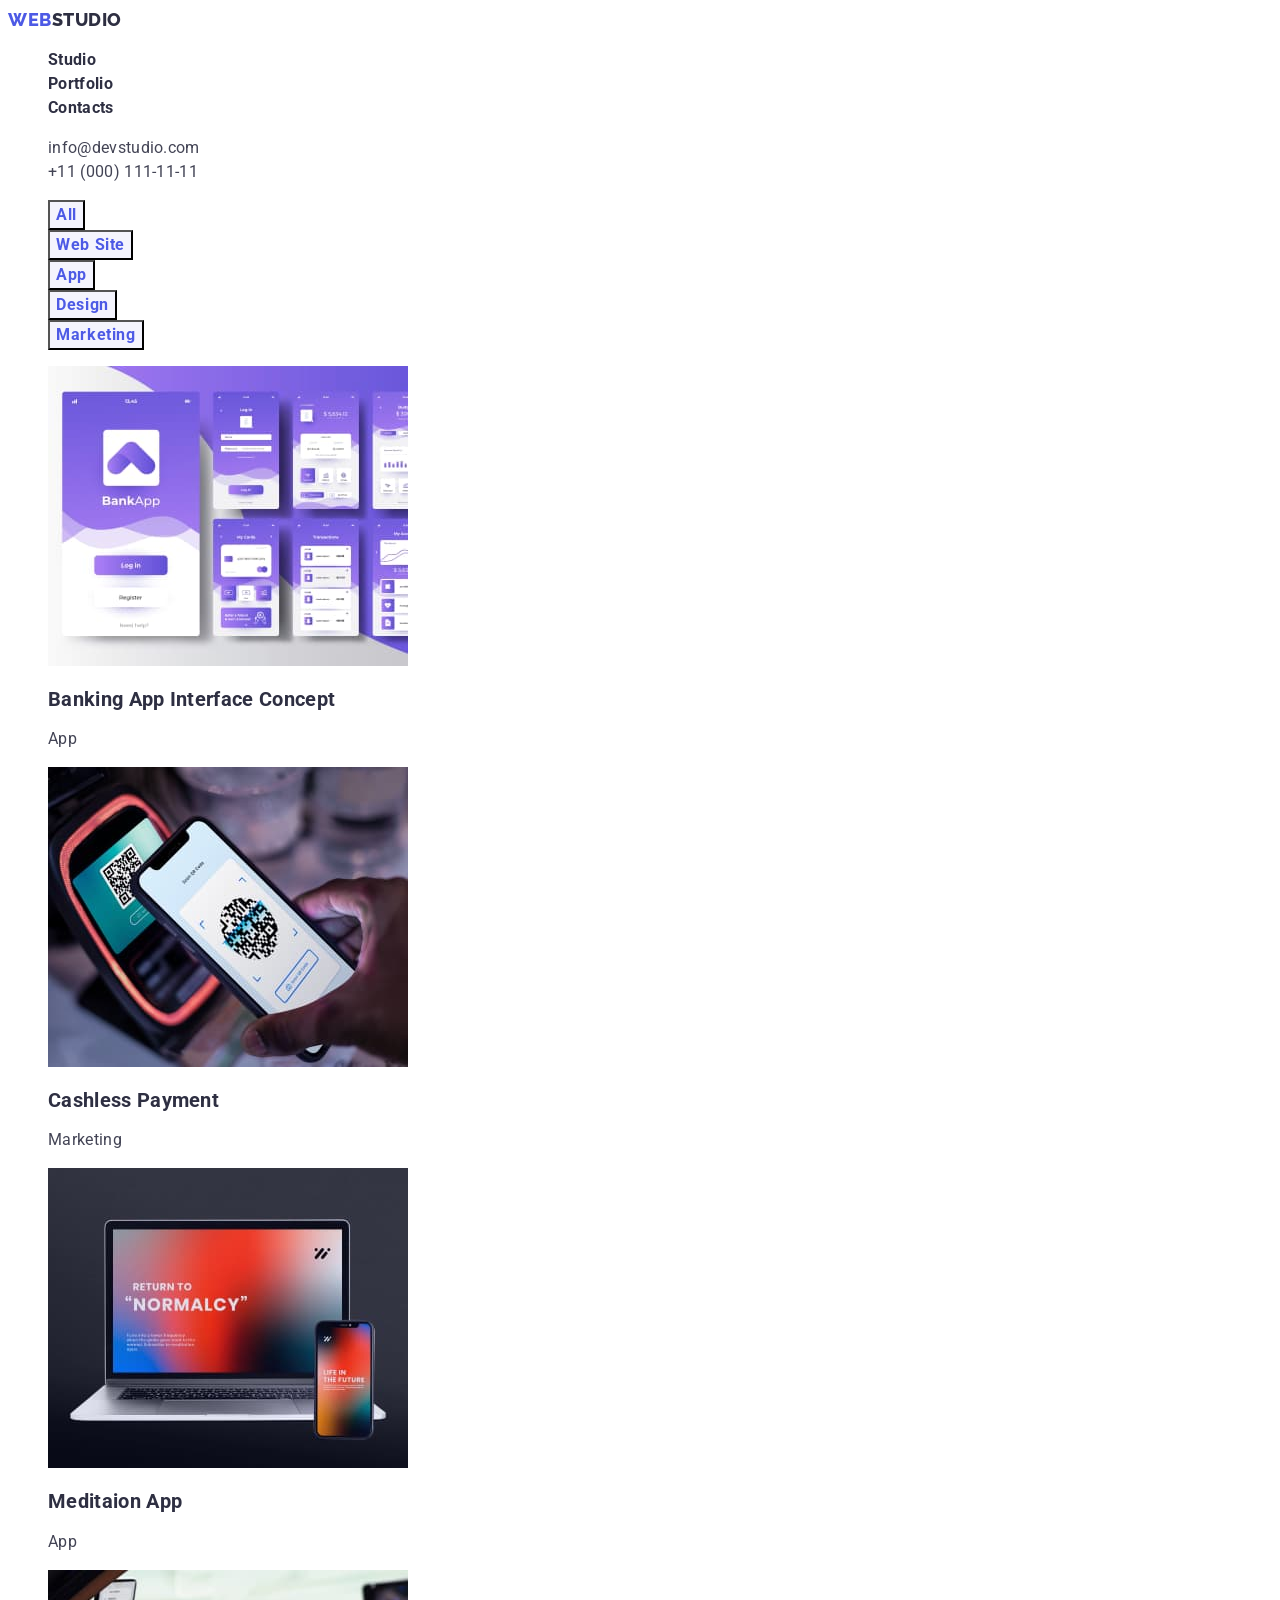
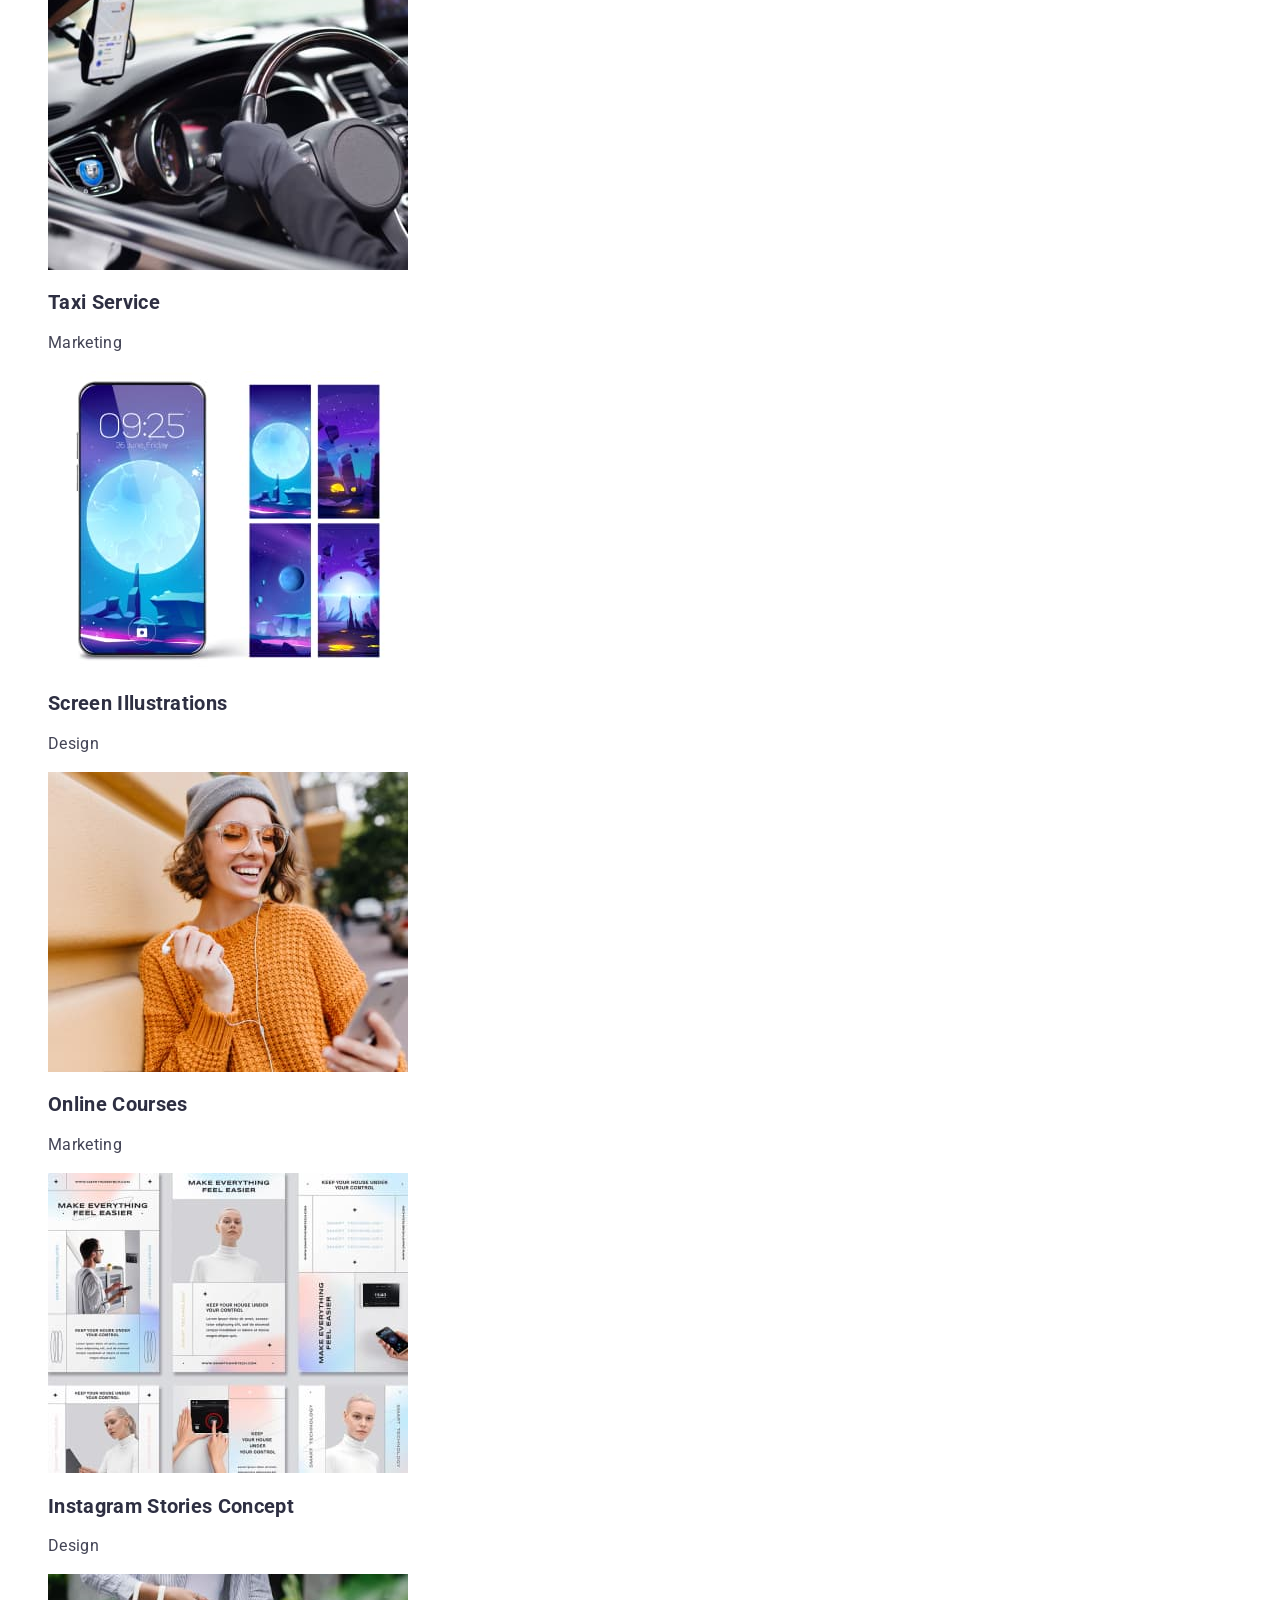
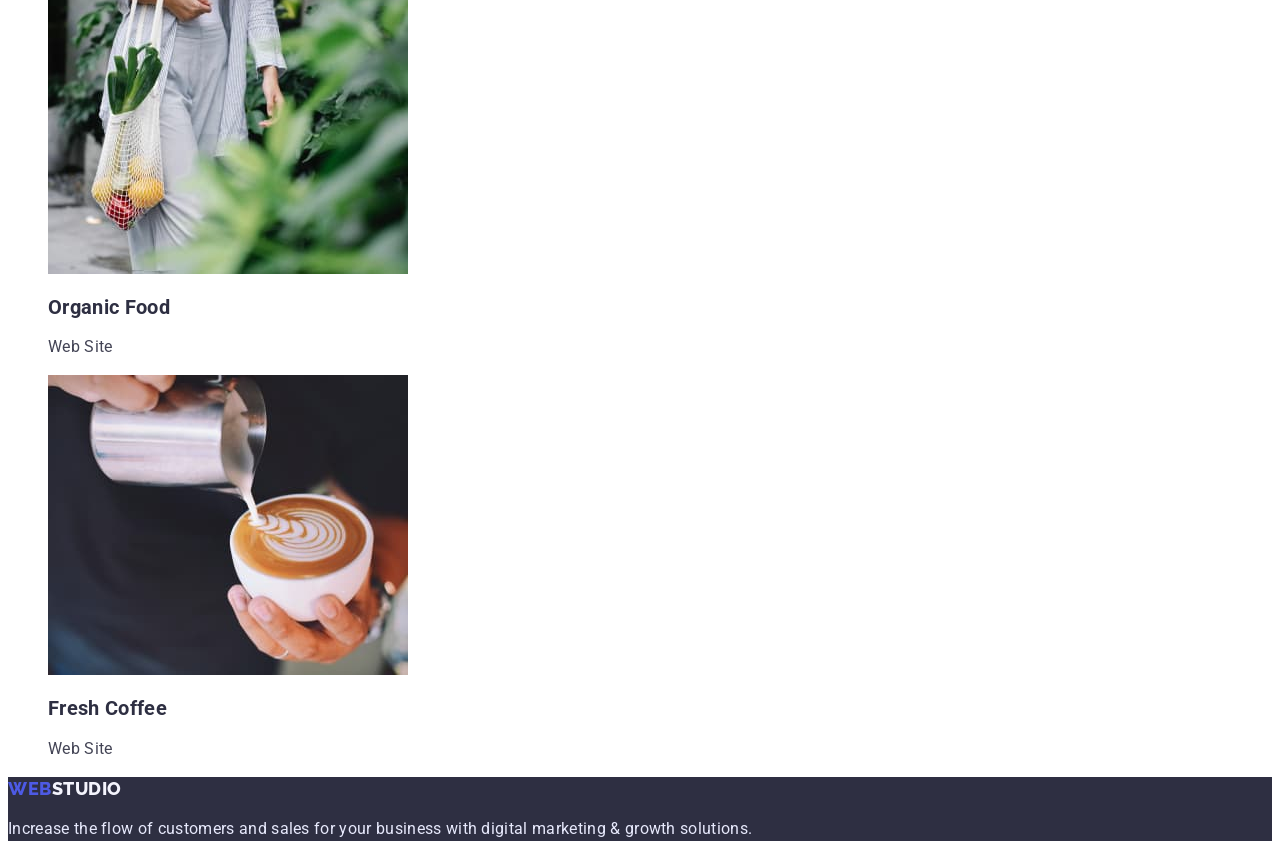
<file: HTML_CSS/goit-markup-hw-02/portfolio.html>
<!DOCTYPE html>
<html lang="en">
  <head>
    <meta charset="UTF-8" />
    <meta http-equiv="X-UA-Compatible" content="IE=edge" />
    <meta name="viewport" content="width=device-width, initial-scale=1.0" />
    <title>Portfolio</title>
    <link rel="preconnect" href="https://fonts.googleapis.com" />
    <link rel="preconnect" href="https://fonts.gstatic.com" crossorigin />
    <link
      href="https://fonts.googleapis.com/css2?family=Raleway:wght@800&family=Roboto:wght@400;500;700;900&display=swap"
      rel="stylesheet"
    />
    <link rel="stylesheet" href="./css/styles.css" />
  </head>

  <body>
    <!--------------------------------------Шапка----------------------------------------->
    <header class="header">
      <nav class="navigation">
        <a href="./index.html" class="link logo logo-web"
          >web<span class="logo logo-studio-top">studio</span></a
        >
        <ul class="menu list">
          <li class="menu-item"><a class="menu-link link" href="./index.html">Studio</a></li>
          <li class="menu-item"><a class="menu-link link" href="./portfolio.html">Portfolio</a></li>
          <li class="menu-item"><a class="menu-link link" href="">Contacts</a></li>
        </ul>
      </nav>

      <ul class="list">
        <li>
          <a class="contact-mail link" href="mailto:info@devstudio.com">info@devstudio.com</a>
        </li>
        <li><a class="contact-phone link" href="tel:+110001111111">+11 (000) 111-11-11</a></li>
      </ul>
    </header>

    <!--------------------------------------Наші проекти------------------------------------->
    <main>
      <section class="portfolio-section">
        <h1 class="hidden">Our projects</h1>
        <!--Потрібно приховати h1 в css-->

        <!------------------------------------Фільтр----------------------------------------->
        <ul class="list filter-list">
          <li><button class="filter-btn" type="button">All</button></li>
          <li><button class="filter-btn" type="button">Web Site</button></li>
          <li><button class="filter-btn" type="button">App</button></li>
          <li><button class="filter-btn" type="button">Design</button></li>
          <li><button class="filter-btn" type="button">Marketing</button></li>
        </ul>
        <!-----------------------------------Портфоліо--------------------------------------->
        <ul class="list">
          <li class="list-portfolio">
            <a class="link" href="">
              <img
                src="./images-portfolio/bankaap.jpg"
                alt="bank application"
                width="360"
                height="300"
              />
              <h2 class="title-portfolio">Banking App Interface Concept</h2>
              <p class="text-portfolio">App</p>
            </a>
          </li>
          <li class="list-portfolio">
            <a class="link" href="">
              <img
                src="./images-portfolio/phoneqrcode.jpg"
                alt="qr code on the phone"
                width="360"
                height="300"
              />
              <h2 class="title-portfolio">Cashless Payment</h2>
              <p class="text-portfolio">Marketing</p>
            </a>
          </li>
          <li class="list-portfolio">
            <a class="link" href="">
              <img src="./images-portfolio/laptop.jpg" alt="laptop" width="360" height="300" />
              <h2 class="title-portfolio">Meditaion App</h2>
              <p class="text-portfolio">App</p>
            </a>
          </li>
          <li class="list-portfolio">
            <a class="link" href="">
              <img
                src="./images-portfolio/steeringwheel.jpg"
                alt="steering wheel"
                width="360"
                height="300"
              />
              <h2 class="title-portfolio">Taxi Service</h2>
              <p class="text-portfolio">Marketing</p>
            </a>
          </li>
          <li class="list-portfolio">
            <a class="link" href="">
              <img
                src="./images-portfolio/phonethemes.jpg"
                alt="phone themes"
                width="360"
                height="300"
              />
              <h2 class="title-portfolio">Screen Illustrations</h2>
              <p class="text-portfolio">Design</p>
            </a>
          </li>
          <li>
            <a class="link" href="">
              <img
                src="./images-portfolio/girlwithiphone.jpg"
                alt="girl with iphone"
                width="360"
                height="300"
              />
              <h2 class="title-portfolio">Online Courses</h2>
              <p class="text-portfolio">Marketing</p>
            </a>
          </li>
          <li class="list-portfolio">
            <a class="link" href="">
              <img src="./images-portfolio/hometech.jpg" alt="home tech" width="360" height="300" />
              <h2 class="title-portfolio">Instagram Stories Concept</h2>
              <p class="text-portfolio">Design</p>
            </a>
          </li>
          <li class="list-portfolio">
            <a class="link" href="">
              <img src="./images-portfolio/bag.jpg" alt="bag of food" width="360" height="300" />
              <h2 class="title-portfolio">Organic Food</h2>
              <p class="text-portfolio">Web Site</p>
            </a>
          </li>
          <li class="list-portfolio">
            <a class="link" href="">
              <img src="./images-portfolio/coffe.jpg" alt="coffe" width="360" height="300" />
              <h2 class="title-portfolio">Fresh Coffee</h2>
              <p class="text-portfolio">Web Site</p>
            </a>
          </li>
        </ul>
      </section>
    </main>
    <!------------------------------------------------Футер-------------------------------------------->
    <footer class="footer-space">
      <a href="./index.html" class="link logo logo-web"
        >web<span class="logo logo-studio-bottom">studio</span></a
      >
      <p class="footer-text">
        Increase the flow of customers and sales for your business with digital marketing & growth
        solutions.
      </p>
    </footer>
  </body>
</html>
</file>
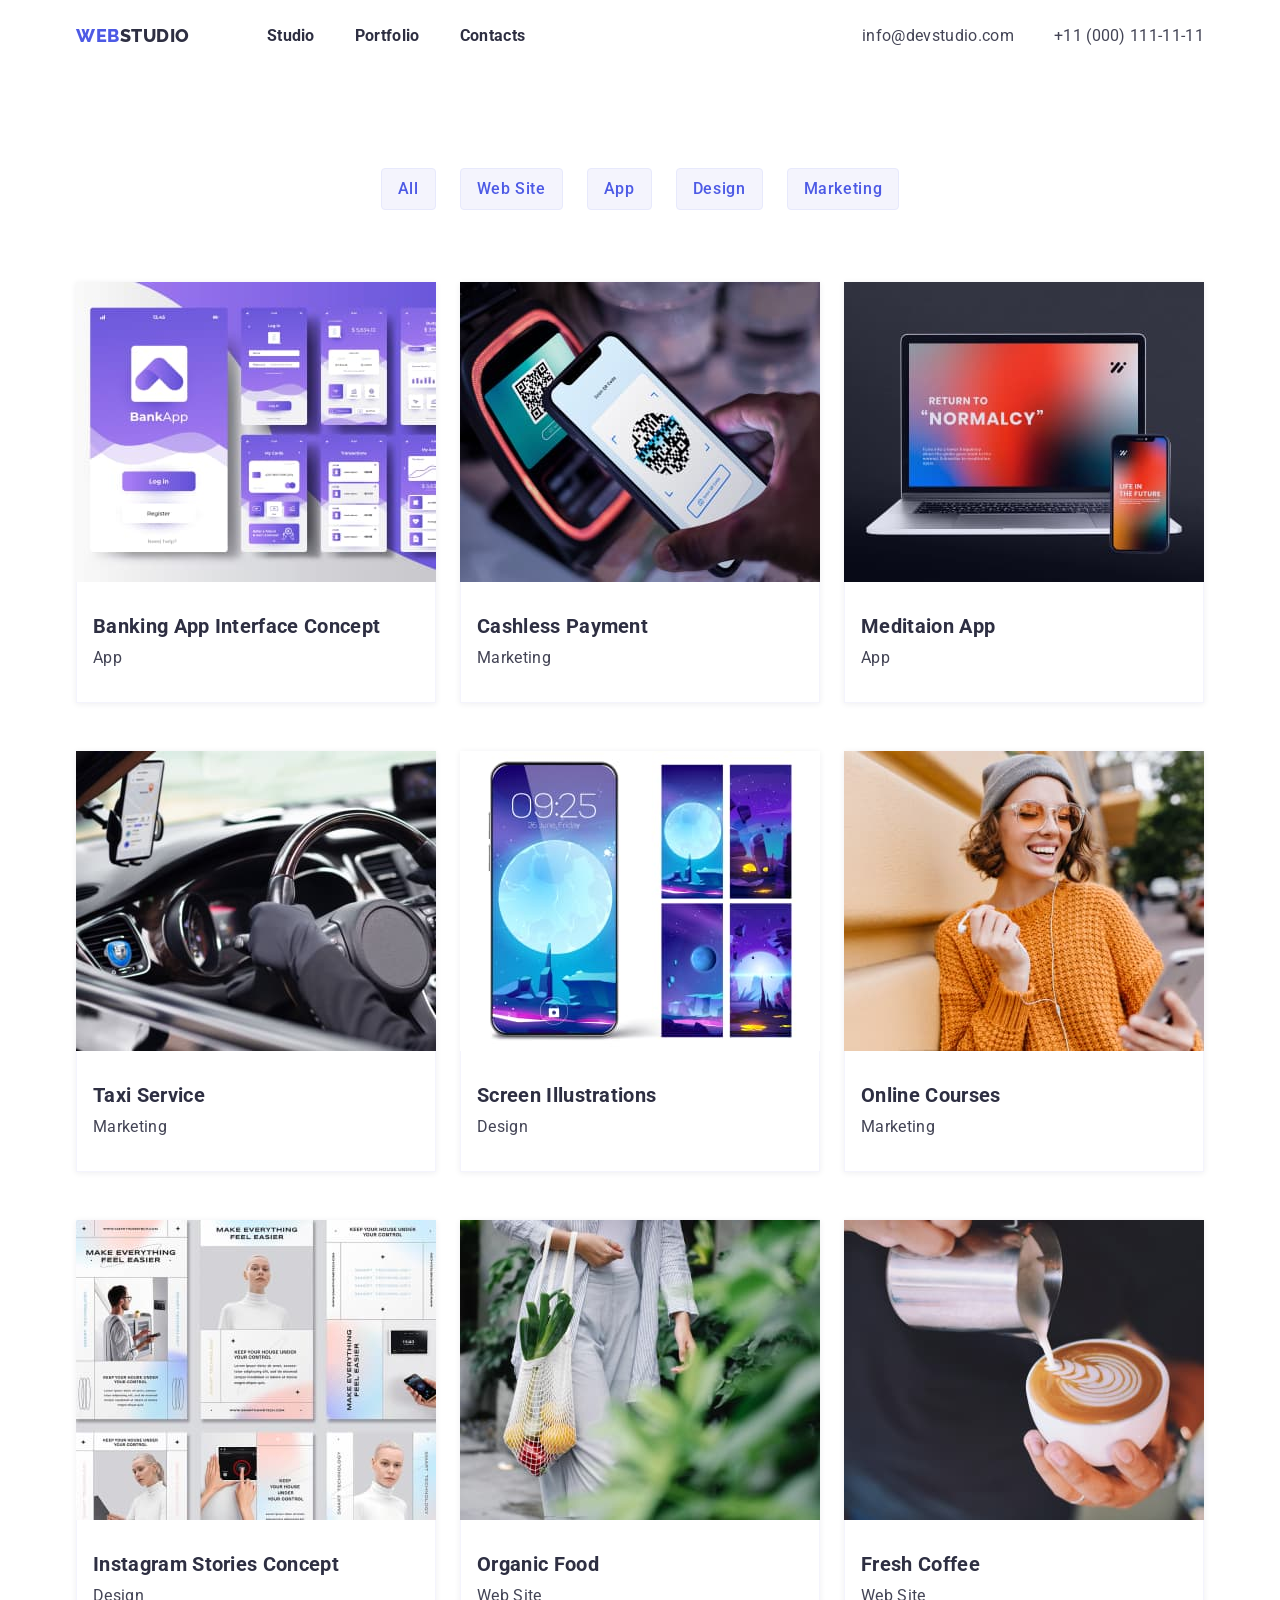
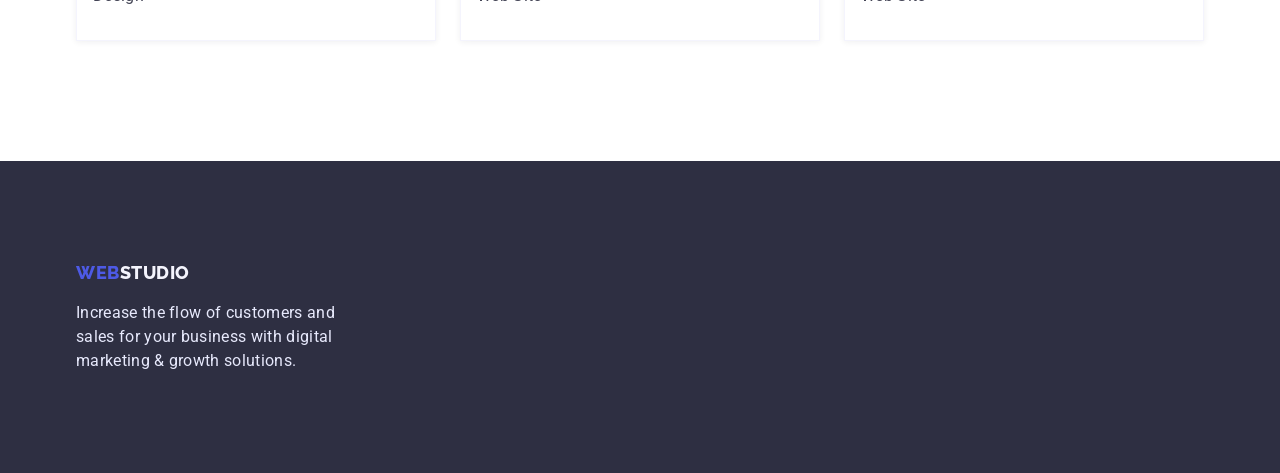
<file: HTML_CSS/goit-markup-hw-03/portfolio.html>
<!DOCTYPE html>
<html lang="en">
  <head>
    <meta charset="UTF-8" />
    <meta http-equiv="X-UA-Compatible" content="IE=edge" />
    <meta name="viewport" content="width=device-width, initial-scale=1.0" />
    <title>Portfolio</title>
    <link rel="preconnect" href="https://fonts.googleapis.com" />
    <link rel="preconnect" href="https://fonts.gstatic.com" crossorigin />
    <link
      href="https://fonts.googleapis.com/css2?family=Raleway:wght@800&family=Roboto:wght@400;500;700;900&display=swap"
      rel="stylesheet"
    />
    <link
      rel="stylesheet"
      href="https://cdnjs.cloudflare.com/ajax/libs/modern-normalize/1.1.0/modern-normalize.min.css"
    />
    <link rel="stylesheet" href="./css/styles.css" />
  </head>

  <body>
    <!--------------------------------------Шапка----------------------------------------->
    <header class="header">
      <div class="container cont-nav">
        <nav class="navigation">
          <a href="./index.html" class="link logo logo-web"
            >web<span class="logo logo-studio-top">studio</span></a
          >
          <ul class="menu list">
            <li class="menu-item"><a class="menu-link link" href="./index.html">Studio</a></li>
            <li class="menu-item"><a class="menu-link link" href="./portfolio.html">Portfolio</a></li>
            <li class="menu-item"><a class="menu-link link" href="">Contacts</a></li>
          </ul>
        </nav>

        <ul class="contact list">
          <li class="contact-item">
            <a class="contact-mail link" href="mailto:info@devstudio.com">info@devstudio.com</a>
          </li>
          <li class="contact-item">
            <a class="contact-phone link" href="tel:+110001111111">+11 (000) 111-11-11</a>
          </li>
        </ul>
      </div>
    </header>

    <!--------------------------------------Наші проекти------------------------------------->
    <main>
      <section class="portfolio-section container">
        <h1 class="hidden">Our projects</h1>
        <!--Потрібно приховати h1 в css-->

        <!------------------------------------Фільтр----------------------------------------->

        <ul class="list filter-list">
          <li class="filter-item"><button class="filter-btn" type="button">All</button></li>
          <li class="filter-item"><button class="filter-btn" type="button">Web Site</button></li>
          <li class="filter-item"><button class="filter-btn" type="button">App</button></li>
          <li class="filter-item"><button class="filter-btn" type="button">Design</button></li>
          <li class="filter-item"><button class="filter-btn" type="button">Marketing</button></li>
        </ul>

        <!-----------------------------------Портфоліо--------------------------------------->
        <ul class="list list-portfolio">
          <li class="item-portfolio">
            <a class="link" href="">
              <img src="./images-portfolio/bankaap.jpg" alt="bank application" width="360" height="300" />
              <div class="portfolio-content">
                <h2 class="title-portfolio">Banking App Interface Concept</h2>
                <p class="text-portfolio">App</p>
              </div>
            </a>
          </li>
          <li class="item-portfolio">
            <a class="link" href="">
              <img
                src="./images-portfolio/phoneqrcode.jpg"
                alt="qr code on the phone"
                width="360"
                height="300"
              />
              <div class="portfolio-content">
                <h2 class="title-portfolio">Cashless Payment</h2>
                <p class="text-portfolio">Marketing</p>
              </div>
            </a>
          </li>
          <li class="item-portfolio">
            <a class="link" href="">
              <img src="./images-portfolio/laptop.jpg" alt="laptop" width="360" height="300" />
              <div class="portfolio-content">
                <h2 class="title-portfolio">Meditaion App</h2>
                <p class="text-portfolio">App</p>
              </div>
            </a>
          </li>
          <li class="item-portfolio">
            <a class="link" href="">
              <img src="./images-portfolio/steeringwheel.jpg" alt="steering wheel" width="360" height="300" />
              <div class="portfolio-content">
                <h2 class="title-portfolio">Taxi Service</h2>
                <p class="text-portfolio">Marketing</p>
              </div>
            </a>
          </li>
          <li class="item-portfolio">
            <a class="link" href="">
              <img src="./images-portfolio/phonethemes.jpg" alt="phone themes" width="360" height="300" />
              <div class="portfolio-content">
                <h2 class="title-portfolio">Screen Illustrations</h2>
                <p class="text-portfolio">Design</p>
              </div>
            </a>
          </li>
          <li class="item-portfolio">
            <a class="link" href="">
              <img
                src="./images-portfolio/girlwithiphone.jpg"
                alt="girl with iphone"
                width="360"
                height="300"
              />
              <div class="portfolio-content">
                <h2 class="title-portfolio">Online Courses</h2>
                <p class="text-portfolio">Marketing</p>
              </div>
            </a>
          </li>
          <li class="item-portfolio">
            <a class="link" href="">
              <img src="./images-portfolio/hometech.jpg" alt="home tech" width="360" height="300" />
              <div class="portfolio-content">
                <h2 class="title-portfolio">Instagram Stories Concept</h2>
                <p class="text-portfolio">Design</p>
              </div>
            </a>
          </li>
          <li class="item-portfolio">
            <a class="link" href="">
              <img src="./images-portfolio/bag.jpg" alt="bag of food" width="360" height="300" />
              <div class="portfolio-content">
                <h2 class="title-portfolio">Organic Food</h2>
                <p class="text-portfolio">Web Site</p>
              </div>
            </a>
          </li>
          <li class="item-portfolio">
            <a class="link" href="">
              <img src="./images-portfolio/coffe.jpg" alt="coffe" width="360" height="300" />
              <div class="portfolio-content">
                <h2 class="title-portfolio">Fresh Coffee</h2>
                <p class="text-portfolio">Web Site</p>
              </div>
            </a>
          </li>
        </ul>
      </section>
    </main>
    <!------------------------------------------------Футер-------------------------------------------->
    <footer class="footer-space">
      <div class="container">
        <a href="./index.html" class="link logo logo-web"
          >web<span class="logo logo-studio-bottom">studio</span></a
        >
        <p class="footer-text">
          Increase the flow of customers and sales for your business with digital marketing & growth
          solutions.
        </p>
      </div>
    </footer>
  </body>
</html>
</file>
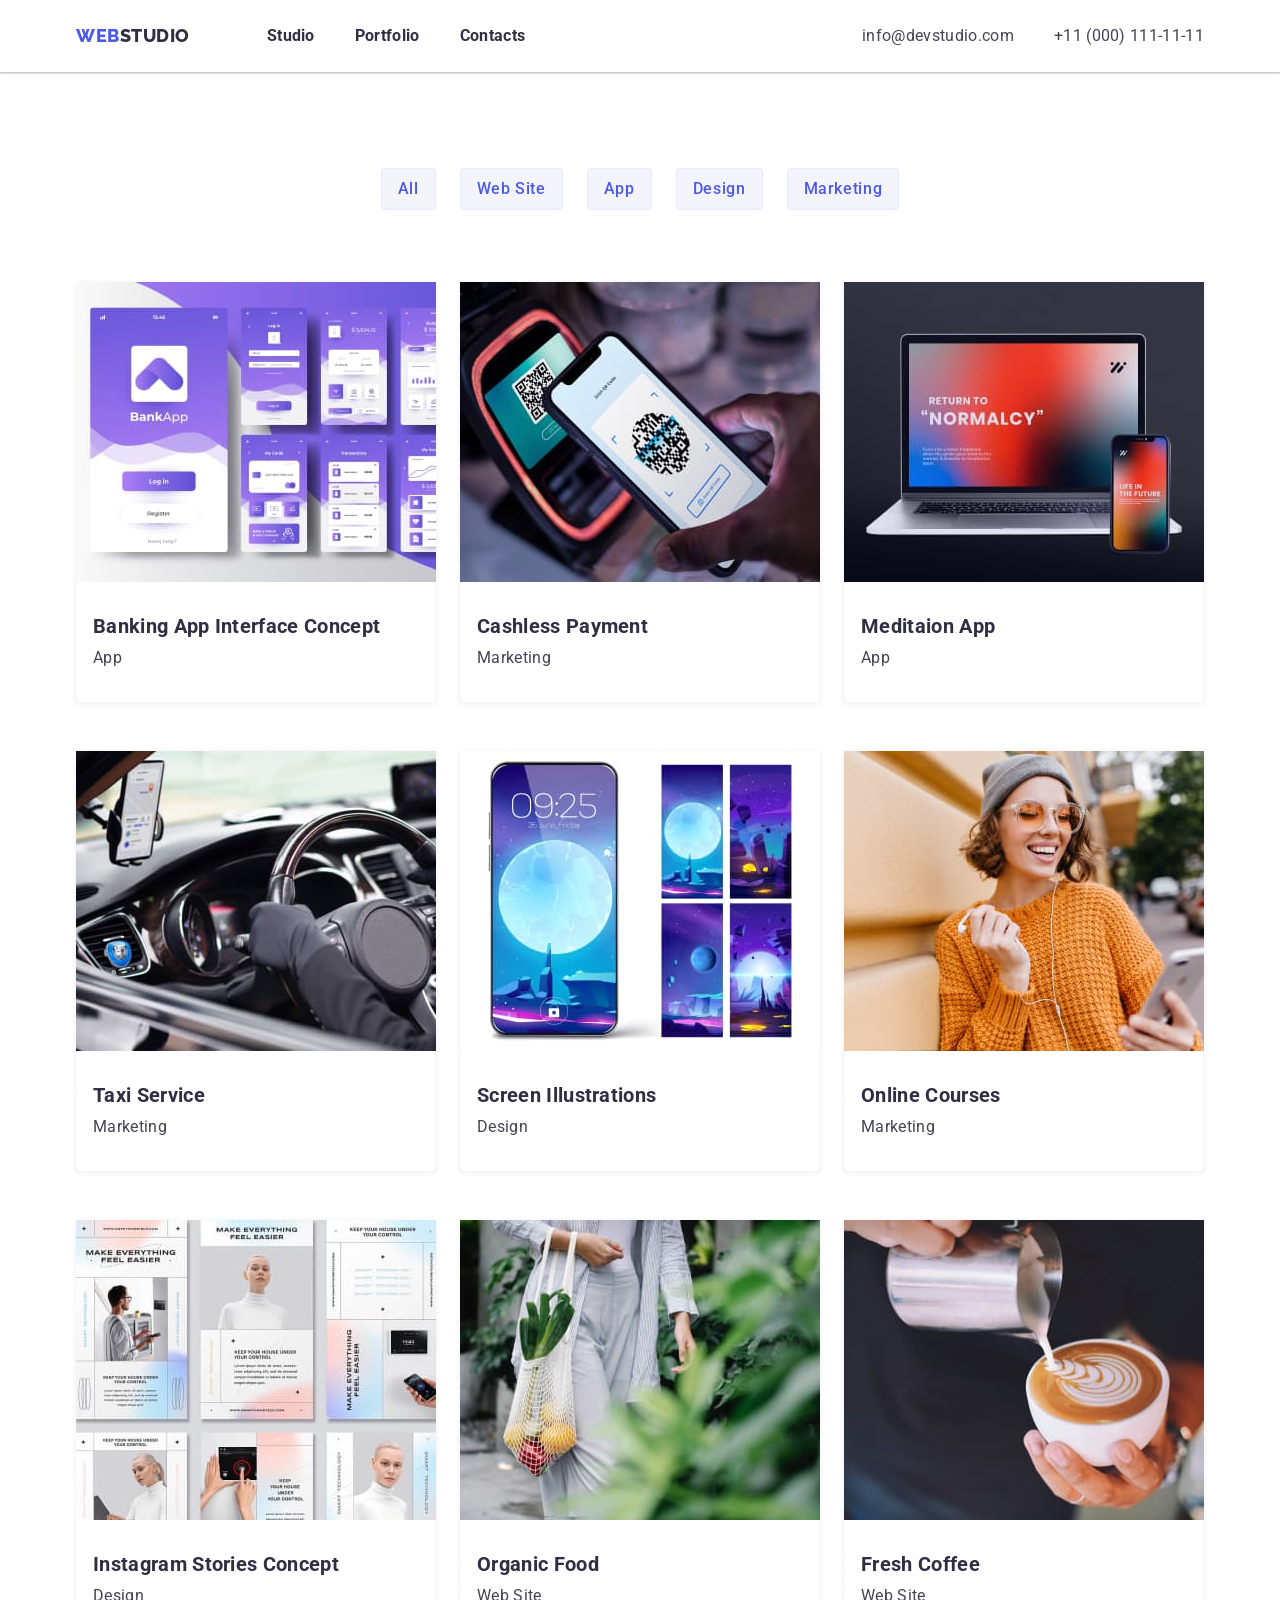
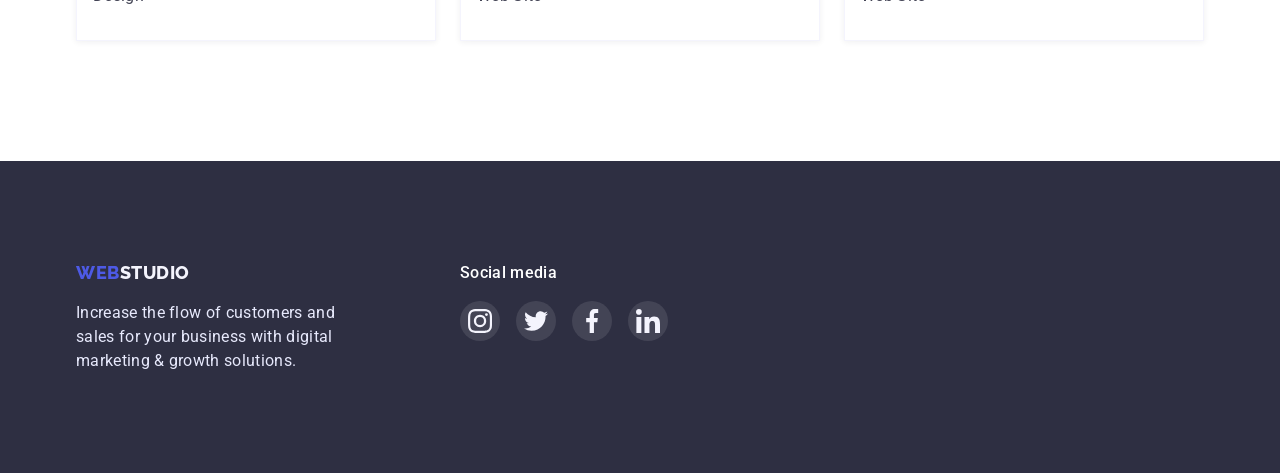
<file: HTML_CSS/goit-markup-hw-04/portfolio.html>
<!DOCTYPE html>
<html lang="en">
  <head>
    <meta charset="UTF-8" />
    <meta http-equiv="X-UA-Compatible" content="IE=edge" />
    <meta name="viewport" content="width=device-width, initial-scale=1.0" />
    <title>Portfolio</title>
    <link rel="preconnect" href="https://fonts.googleapis.com" />
    <link rel="preconnect" href="https://fonts.gstatic.com" crossorigin />
    <link
      href="https://fonts.googleapis.com/css2?family=Raleway:wght@800&family=Roboto:wght@400;500;700;900&display=swap"
      rel="stylesheet"
    />
    <link
      rel="stylesheet"
      href="https://cdnjs.cloudflare.com/ajax/libs/modern-normalize/1.1.0/modern-normalize.min.css"
    />
    <link rel="stylesheet" href="./css/styles.css" />
  </head>

  <body>
    <!--------------------------------------Шапка----------------------------------------->
    <header class="header">
      <div class="container cont-nav">
        <nav class="navigation">
          <a href="./index.html" class="link logo logo-web"
            >web<span class="logo logo-studio-top">studio</span></a
          >
          <ul class="menu list">
            <li class="menu-item"><a class="menu-link link" href="./index.html">Studio</a></li>
            <li class="menu-item">
              <a class="menu-link link" href="./portfolio.html">Portfolio</a>
            </li>
            <li class="menu-item"><a class="menu-link link" href="">Contacts</a></li>
          </ul>
        </nav>

        <ul class="contact list">
          <li class="contact-item">
            <a class="contact-mail link" href="mailto:info@devstudio.com">info@devstudio.com</a>
          </li>
          <li class="contact-item">
            <a class="contact-phone link" href="tel:+110001111111">+11 (000) 111-11-11</a>
          </li>
        </ul>
      </div>
    </header>

    <!--------------------------------------Наші проекти------------------------------------->
    <main>
      <section class="portfolio-section">
        <h1 class="hidden">Our projects</h1>
        <!--Потрібно приховати h1 в css-->

        <!------------------------------------Фільтр----------------------------------------->
        <div class="container">
          <ul class="list filter-list">
            <li class="filter-item"><button class="filter-btn" type="button">All</button></li>
            <li class="filter-item"><button class="filter-btn" type="button">Web Site</button></li>
            <li class="filter-item"><button class="filter-btn" type="button">App</button></li>
            <li class="filter-item"><button class="filter-btn" type="button">Design</button></li>
            <li class="filter-item"><button class="filter-btn" type="button">Marketing</button></li>
          </ul>

          <!-----------------------------------Портфоліо--------------------------------------->
          <ul class="list list-portfolio">
            <li class="item-portfolio">
              <a class="link link-portfolio" href="">
                <img
                  src="./images-portfolio/bankaap.jpg"
                  alt="bank application"
                  width="360"
                  height="300"
                />
                <div class="portfolio-content">
                  <h2 class="title-portfolio">Banking App Interface Concept</h2>
                  <p class="text-portfolio">App</p>
                </div>
              </a>
            </li>
            <li class="item-portfolio">
              <a class="link link-portfolio" href="">
                <img
                  src="./images-portfolio/phoneqrcode.jpg"
                  alt="qr code on the phone"
                  width="360"
                  height="300"
                />
                <div class="portfolio-content">
                  <h2 class="title-portfolio">Cashless Payment</h2>
                  <p class="text-portfolio">Marketing</p>
                </div>
              </a>
            </li>
            <li class="item-portfolio">
              <a class="link link-portfolio" href="">
                <img src="./images-portfolio/laptop.jpg" alt="laptop" width="360" height="300" />
                <div class="portfolio-content">
                  <h2 class="title-portfolio">Meditaion App</h2>
                  <p class="text-portfolio">App</p>
                </div>
              </a>
            </li>
            <li class="item-portfolio">
              <a class="link link-portfolio" href="">
                <img
                  src="./images-portfolio/steeringwheel.jpg"
                  alt="steering wheel"
                  width="360"
                  height="300"
                />
                <div class="portfolio-content">
                  <h2 class="title-portfolio">Taxi Service</h2>
                  <p class="text-portfolio">Marketing</p>
                </div>
              </a>
            </li>
            <li class="item-portfolio">
              <a class="link link-portfolio" href="">
                <img
                  src="./images-portfolio/phonethemes.jpg"
                  alt="phone themes"
                  width="360"
                  height="300"
                />
                <div class="portfolio-content">
                  <h2 class="title-portfolio">Screen Illustrations</h2>
                  <p class="text-portfolio">Design</p>
                </div>
              </a>
            </li>
            <li class="item-portfolio">
              <a class="link link-portfolio" href="">
                <img
                  src="./images-portfolio/girlwithiphone.jpg"
                  alt="girl with iphone"
                  width="360"
                  height="300"
                />
                <div class="portfolio-content">
                  <h2 class="title-portfolio">Online Courses</h2>
                  <p class="text-portfolio">Marketing</p>
                </div>
              </a>
            </li>
            <li class="item-portfolio">
              <a class="link link-portfolio" href="">
                <img
                  src="./images-portfolio/hometech.jpg"
                  alt="home tech"
                  width="360"
                  height="300"
                />
                <div class="portfolio-content">
                  <h2 class="title-portfolio">Instagram Stories Concept</h2>
                  <p class="text-portfolio">Design</p>
                </div>
              </a>
            </li>
            <li class="item-portfolio">
              <a class="link link-portfolio" href="">
                <img src="./images-portfolio/bag.jpg" alt="bag of food" width="360" height="300" />
                <div class="portfolio-content">
                  <h2 class="title-portfolio">Organic Food</h2>
                  <p class="text-portfolio">Web Site</p>
                </div>
              </a>
            </li>
            <li class="item-portfolio">
              <a class="link link-portfolio" href="">
                <img src="./images-portfolio/coffe.jpg" alt="coffe" width="360" height="300" />
                <div class="portfolio-content">
                  <h2 class="title-portfolio">Fresh Coffee</h2>
                  <p class="text-portfolio">Web Site</p>
                </div>
              </a>
            </li>
          </ul>
        </div>
      </section>
    </main>
    <!------------------------------------------------Футер-------------------------------------------->
    <footer class="footer-space">
      <div class="container cont-footer">
        <div class="footer-logo">
          <a href="./index.html" class="link logo logo-web"
            >web<span class="logo logo-studio-bottom">studio</span></a
          >
          <p class="footer-text">
            Increase the flow of customers and sales for your business with digital marketing &
            growth solutions.
          </p>
        </div>
        <div class="footer-social">
          <h4 class="social-title">Social media</h4>
          <ul class="social-footer-list list">
            <li class="social-list-item">
              <a href="" class="social-footer-link">
                <svg class="social-list-icon" width="24" height="24">
                  <use href="./images/sprite.svg#instagram"></use>
                </svg>
              </a>
            </li>
            <li class="social-list-item">
              <a href="" class="social-footer-link">
                <svg class="social-list-icon" width="24" height="24">
                  <use href="./images/sprite.svg#twitter"></use>
                </svg>
              </a>
            </li>
            <li class="social-list-item">
              <a href="" class="social-footer-link">
                <svg class="social-list-icon" width="24" height="24">
                  <use href="./images/sprite.svg#facebook"></use>
                </svg>
              </a>
            </li>
            <li class="social-list-item">
              <a href="" class="social-footer-link">
                <svg class="social-list-icon" width="24" height="24">
                  <use href="./images/sprite.svg#linkedin"></use>
                </svg>
              </a>
            </li>
          </ul>
        </div>
      </div>
    </footer>
  </body>
</html>
</file>
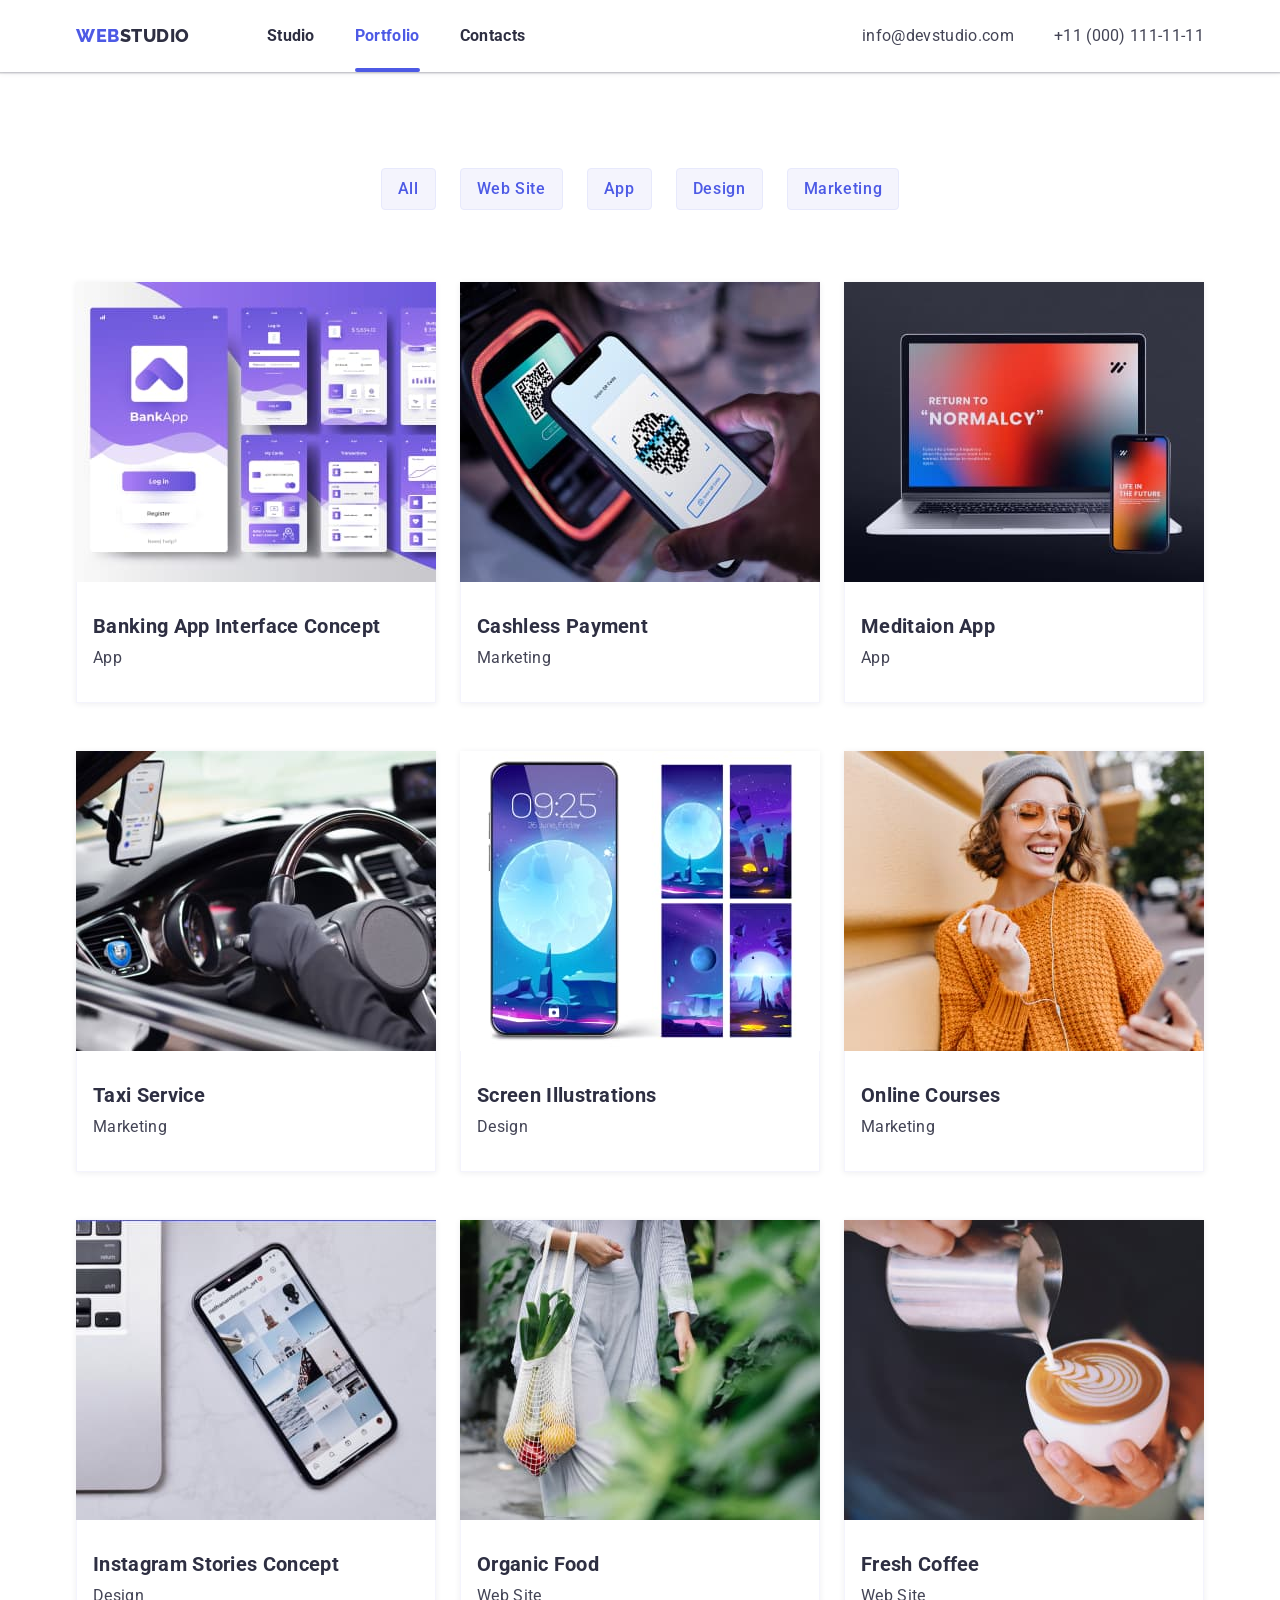
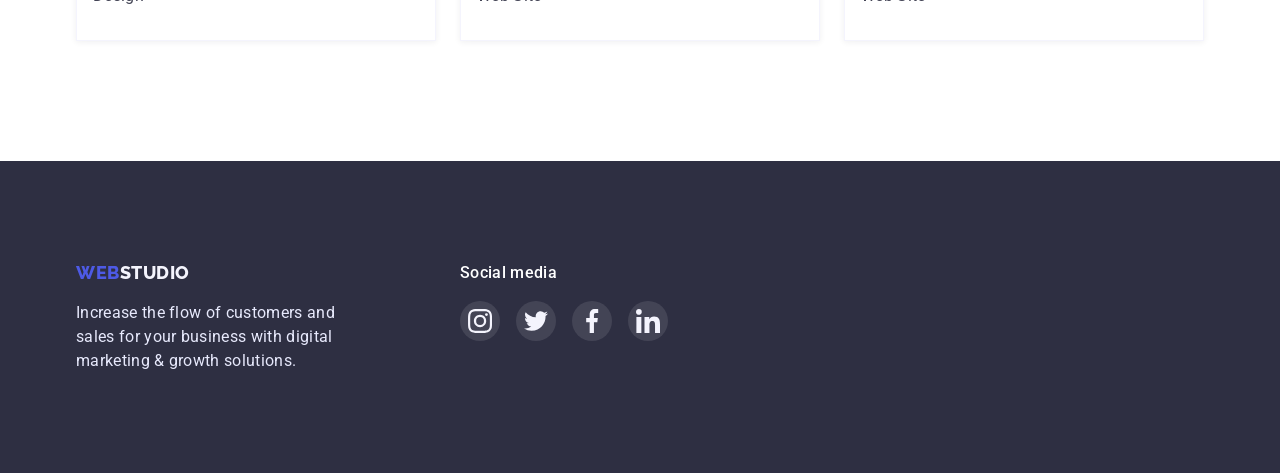
<file: HTML_CSS/goit-markup-hw-05/portfolio.html>
<!DOCTYPE html>
<html lang="en">
  <head>
    <meta charset="UTF-8" />
    <meta http-equiv="X-UA-Compatible" content="IE=edge" />
    <meta name="viewport" content="width=device-width, initial-scale=1.0" />
    <title>Portfolio</title>
    <link rel="preconnect" href="https://fonts.googleapis.com" />
    <link rel="preconnect" href="https://fonts.gstatic.com" crossorigin />
    <link
      href="https://fonts.googleapis.com/css2?family=Raleway:wght@800&family=Roboto:wght@400;500;700;900&display=swap"
      rel="stylesheet"
    />
    <link
      rel="stylesheet"
      href="https://cdnjs.cloudflare.com/ajax/libs/modern-normalize/1.1.0/modern-normalize.min.css"
    />
    <link rel="stylesheet" href="./css/styles.css" />
  </head>

  <body>
    <!--------------------------------------Шапка----------------------------------------->
    <header class="header">
      <div class="container cont-nav">
        <nav class="navigation">
          <a href="./index.html" class="link logo logo-web"
            >web<span class="logo logo-studio-top">studio</span></a
          >
          <ul class="menu list">
            <li class="menu-item"><a class="menu-link link" href="./index.html">Studio</a></li>
            <li class="menu-item">
              <a class="menu-link link current" href="./portfolio.html">Portfolio</a>
            </li>
            <li class="menu-item"><a class="menu-link link" href="">Contacts</a></li>
          </ul>
        </nav>

        <ul class="contact list">
          <li class="contact-item">
            <a class="contact-mail link" href="mailto:info@devstudio.com">info@devstudio.com</a>
          </li>
          <li class="contact-item">
            <a class="contact-phone link" href="tel:+110001111111">+11 (000) 111-11-11</a>
          </li>
        </ul>
      </div>
    </header>

    <!--------------------------------------Наші проекти------------------------------------->
    <main>
      <section class="portfolio-section">
        <h1 class="hidden">Our projects</h1>
        <!--Потрібно приховати h1 в css-->

        <!------------------------------------Фільтр----------------------------------------->
        <div class="container">
          <ul class="list filter-list">
            <li class="filter-item"><button class="filter-btn" type="button">All</button></li>
            <li class="filter-item"><button class="filter-btn" type="button">Web Site</button></li>
            <li class="filter-item"><button class="filter-btn" type="button">App</button></li>
            <li class="filter-item"><button class="filter-btn" type="button">Design</button></li>
            <li class="filter-item"><button class="filter-btn" type="button">Marketing</button></li>
          </ul>

          <!-----------------------------------Портфоліо--------------------------------------->
          <ul class="list list-portfolio">
            <li class="item-portfolio">
              <a class="link link-portfolio" href="">
                <div class="overlay-portfolio">
                  <img
                    src="./images-portfolio/bankaap.jpg"
                    alt="bank application"
                    width="360"
                    height="300"
                  />
                  <p class="overlay">
                    14 Stylish and User-Friendly App Design Concepts · Task Manager App · Calorie
                    Tracker App · Exotic Fruit Ecommerce App · Cloud Storage App
                  </p>
                </div>
                <div class="portfolio-content">
                  <h2 class="title-portfolio">Banking App Interface Concept</h2>
                  <p class="text-portfolio">App</p>
                </div>
              </a>
            </li>
            <li class="item-portfolio">
              <a class="link link-portfolio" href="">
                <div class="overlay-portfolio">
                  <img
                    src="./images-portfolio/phoneqrcode.jpg"
                    alt="qr code on the phone"
                    width="360"
                    height="300"
                  />
                  <p class="overlay">
                    14 Stylish and User-Friendly App Design Concepts · Task Manager App · Calorie
                    Tracker App · Exotic Fruit Ecommerce App · Cloud Storage App
                  </p>
                </div>
                <div class="portfolio-content">
                  <h2 class="title-portfolio">Cashless Payment</h2>
                  <p class="text-portfolio">Marketing</p>
                </div>
              </a>
            </li>
            <li class="item-portfolio">
              <a class="link link-portfolio" href="">
                <div class="overlay-portfolio">
                  <img src="./images-portfolio/laptop.jpg" alt="laptop" width="360" height="300" />
                  <p class="overlay">
                    14 Stylish and User-Friendly App Design Concepts · Task Manager App · Calorie
                    Tracker App · Exotic Fruit Ecommerce App · Cloud Storage App
                  </p>
                </div>
                <div class="portfolio-content">
                  <h2 class="title-portfolio">Meditaion App</h2>
                  <p class="text-portfolio">App</p>
                </div>
              </a>
            </li>
            <li class="item-portfolio">
              <a class="link link-portfolio" href="">
                <div class="overlay-portfolio">
                  <img
                    src="./images-portfolio/steeringwheel.jpg"
                    alt="steering wheel"
                    width="360"
                    height="300"
                  />
                  <p class="overlay">
                    14 Stylish and User-Friendly App Design Concepts · Task Manager App · Calorie
                    Tracker App · Exotic Fruit Ecommerce App · Cloud Storage App
                  </p>
                </div>
                <div class="portfolio-content">
                  <h2 class="title-portfolio">Taxi Service</h2>
                  <p class="text-portfolio">Marketing</p>
                </div>
              </a>
            </li>
            <li class="item-portfolio">
              <a class="link link-portfolio" href="">
                <div class="overlay-portfolio">
                  <img
                    src="./images-portfolio/phonethemes.jpg"
                    alt="phone themes"
                    width="360"
                    height="300"
                  />
                  <p class="overlay">
                    14 Stylish and User-Friendly App Design Concepts · Task Manager App · Calorie
                    Tracker App · Exotic Fruit Ecommerce App · Cloud Storage App
                  </p>
                </div>
                <div class="portfolio-content">
                  <h2 class="title-portfolio">Screen Illustrations</h2>
                  <p class="text-portfolio">Design</p>
                </div>
              </a>
            </li>
            <li class="item-portfolio">
              <a class="link link-portfolio" href="">
                <div class="overlay-portfolio">
                  <img
                    src="./images-portfolio/girlwithiphone.jpg"
                    alt="girl with iphone"
                    width="360"
                    height="300"
                  />
                  <p class="overlay">
                    14 Stylish and User-Friendly App Design Concepts · Task Manager App · Calorie
                    Tracker App · Exotic Fruit Ecommerce App · Cloud Storage App
                  </p>
                </div>
                <div class="portfolio-content">
                  <h2 class="title-portfolio">Online Courses</h2>
                  <p class="text-portfolio">Marketing</p>
                </div>
              </a>
            </li>
            <li class="item-portfolio">
              <a class="link link-portfolio" href="">
                <div class="overlay-portfolio">
                  <img
                    src="./images-portfolio/newphone.jpg"
                    alt="phone img"
                    width="360"
                    height="300"
                  />
                  <p class="overlay">
                    14 Stylish and User-Friendly App Design Concepts · Task Manager App · Calorie
                    Tracker App · Exotic Fruit Ecommerce App · Cloud Storage App
                  </p>
                </div>
                <div class="portfolio-content">
                  <h2 class="title-portfolio">Instagram Stories Concept</h2>
                  <p class="text-portfolio">Design</p>
                </div>
              </a>
            </li>
            <li class="item-portfolio">
              <a class="link link-portfolio" href="">
                <div class="overlay-portfolio">
                  <img
                    src="./images-portfolio/bag.jpg"
                    alt="bag of food"
                    width="360"
                    height="300"
                  />
                  <p class="overlay">
                    14 Stylish and User-Friendly App Design Concepts · Task Manager App · Calorie
                    Tracker App · Exotic Fruit Ecommerce App · Cloud Storage App
                  </p>
                </div>
                <div class="portfolio-content">
                  <h2 class="title-portfolio">Organic Food</h2>
                  <p class="text-portfolio">Web Site</p>
                </div>
              </a>
            </li>
            <li class="item-portfolio">
              <a class="link link-portfolio" href="">
                <div class="overlay-portfolio">
                  <img src="./images-portfolio/coffe.jpg" alt="coffe" width="360" height="300" />
                  <p class="overlay">
                    14 Stylish and User-Friendly App Design Concepts · Task Manager App · Calorie
                    Tracker App · Exotic Fruit Ecommerce App · Cloud Storage App
                  </p>
                </div>
                <div class="portfolio-content">
                  <h2 class="title-portfolio">Fresh Coffee</h2>
                  <p class="text-portfolio">Web Site</p>
                </div>
              </a>
            </li>
          </ul>
        </div>
      </section>
    </main>
    <!------------------------------------------------Футер-------------------------------------------->
    <footer class="footer-space">
      <div class="container cont-footer">
        <div class="footer-logo">
          <a href="./index.html" class="link logo logo-web"
            >web<span class="logo logo-studio-bottom">studio</span></a
          >
          <p class="footer-text">
            Increase the flow of customers and sales for your business with digital marketing &
            growth solutions.
          </p>
        </div>
        <div class="footer-social">
          <h4 class="social-title">Social media</h4>
          <ul class="social-footer-list list">
            <li class="social-list-item">
              <a href="" class="social-footer-link">
                <svg class="social-list-icon" width="24" height="24">
                  <use href="./images/sprite.svg#instagram"></use>
                </svg>
              </a>
            </li>
            <li class="social-list-item">
              <a href="" class="social-footer-link">
                <svg class="social-list-icon" width="24" height="24">
                  <use href="./images/sprite.svg#twitter"></use>
                </svg>
              </a>
            </li>
            <li class="social-list-item">
              <a href="" class="social-footer-link">
                <svg class="social-list-icon" width="24" height="24">
                  <use href="./images/sprite.svg#facebook"></use>
                </svg>
              </a>
            </li>
            <li class="social-list-item">
              <a href="" class="social-footer-link">
                <svg class="social-list-icon" width="24" height="24">
                  <use href="./images/sprite.svg#linkedin"></use>
                </svg>
              </a>
            </li>
          </ul>
        </div>
      </div>
    </footer>
  </body>
</html>
</file>
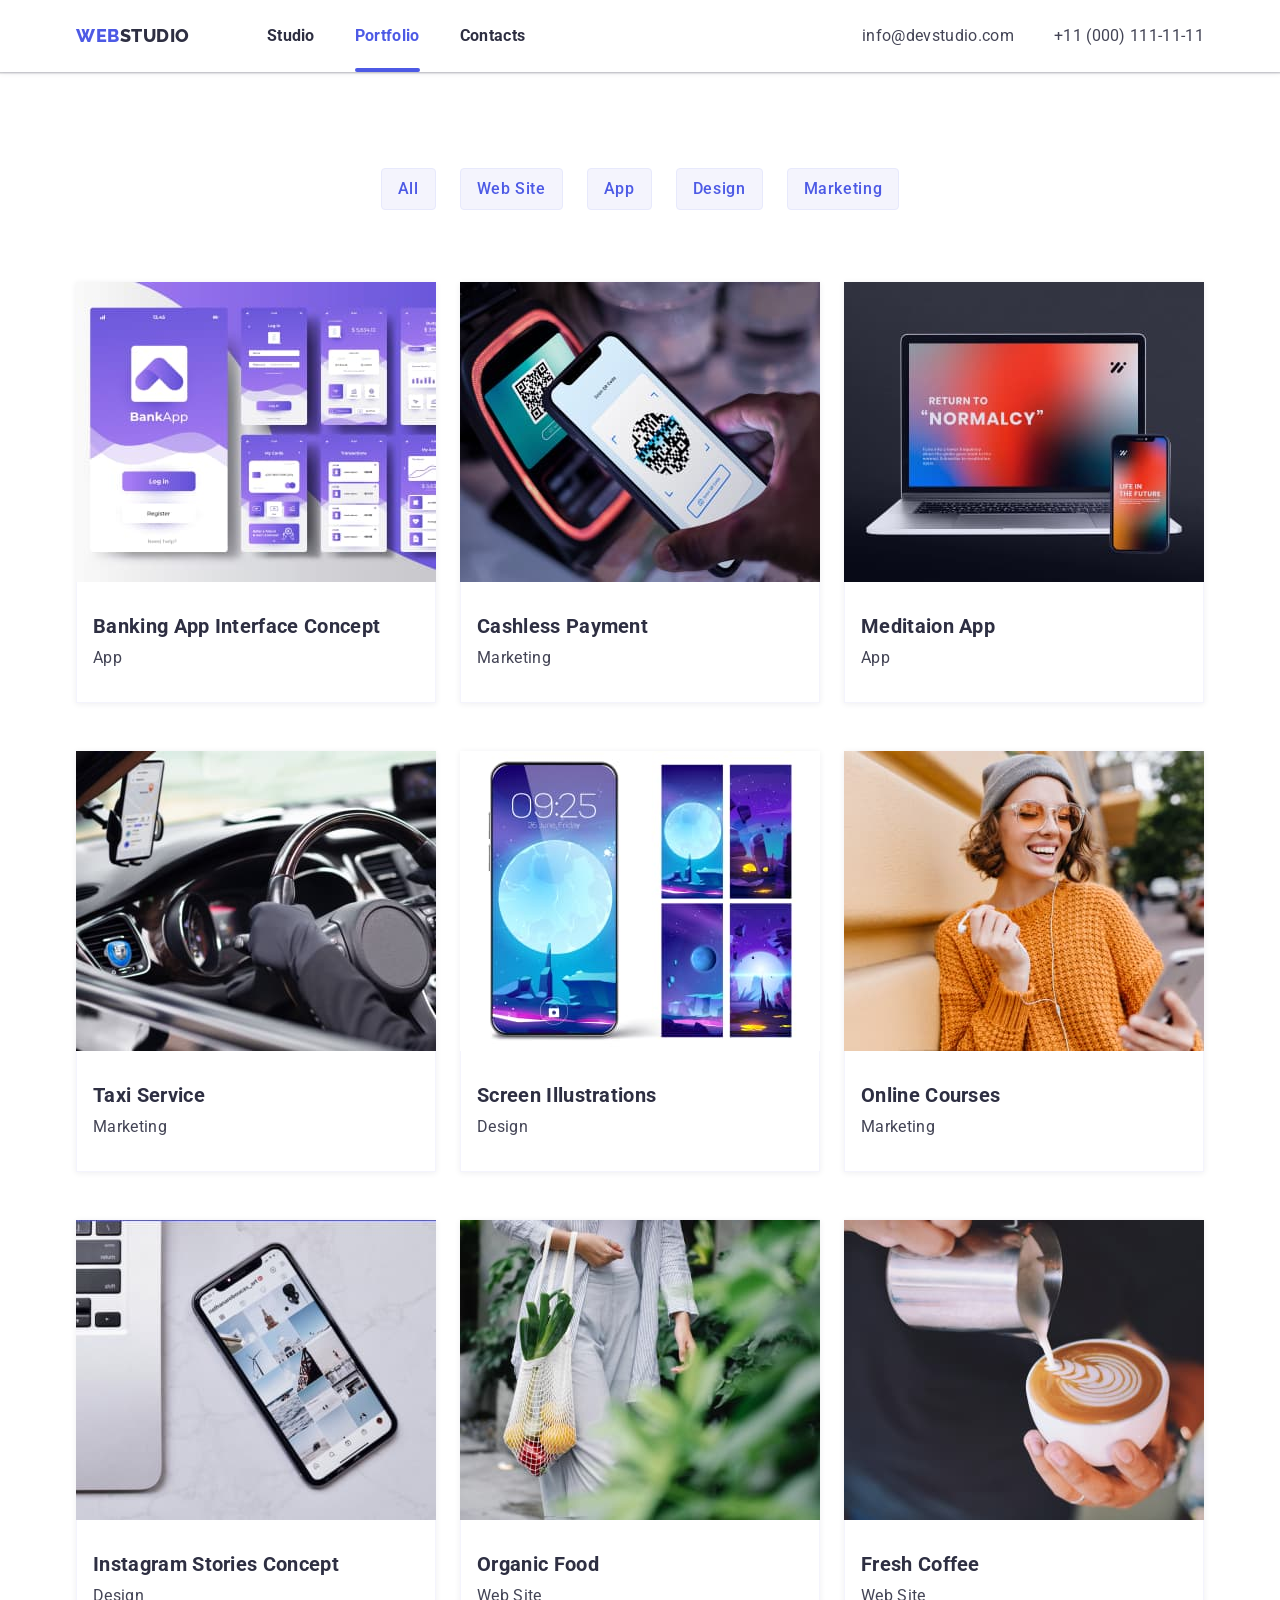
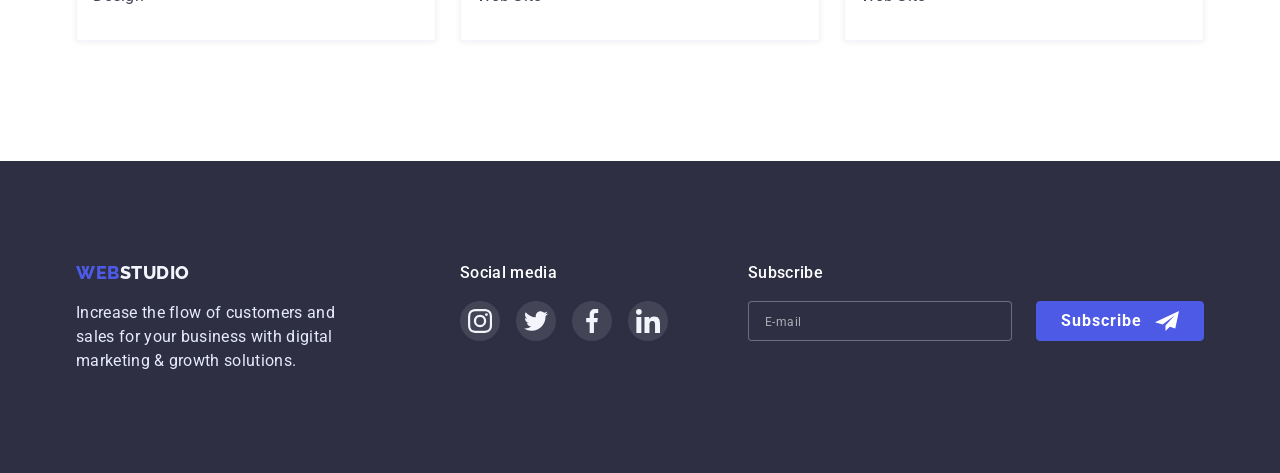
<file: HTML_CSS/goit-markup-hw-06/portfolio.html>
<!DOCTYPE html>
<html lang="en">
  <head>
    <meta charset="UTF-8" />
    <meta http-equiv="X-UA-Compatible" content="IE=edge" />
    <meta name="viewport" content="width=device-width, initial-scale=1.0" />
    <title>Portfolio</title>
    <link rel="preconnect" href="https://fonts.googleapis.com" />
    <link rel="preconnect" href="https://fonts.gstatic.com" crossorigin />
    <link
      href="https://fonts.googleapis.com/css2?family=Raleway:wght@800&family=Roboto:wght@400;500;700;900&display=swap"
      rel="stylesheet"
    />
    <link
      rel="stylesheet"
      href="https://cdnjs.cloudflare.com/ajax/libs/modern-normalize/1.1.0/modern-normalize.min.css"
    />
    <link rel="stylesheet" href="./css/styles.css" />
  </head>

  <body>
    <!--------------------------------------Шапка----------------------------------------->
    <header class="header">
      <div class="container cont-nav">
        <nav class="navigation">
          <a href="./index.html" class="link logo logo-web"
            >web<span class="logo logo-studio-top">studio</span></a
          >
          <ul class="menu list">
            <li class="menu-item">
              <a class="menu-link link" href="./index.html">Studio</a>
            </li>
            <li class="menu-item">
              <a class="menu-link link current" href="./portfolio.html">Portfolio</a>
            </li>
            <li class="menu-item">
              <a class="menu-link link" href="">Contacts</a>
            </li>
          </ul>
        </nav>

        <ul class="contact list">
          <li class="contact-item">
            <a class="contact-mail link" href="mailto:info@devstudio.com">info@devstudio.com</a>
          </li>
          <li class="contact-item">
            <a class="contact-phone link" href="tel:+110001111111">+11 (000) 111-11-11</a>
          </li>
        </ul>
      </div>
    </header>

    <!--------------------------------------Наші проекти------------------------------------->
    <main>
      <section class="portfolio-section">
        <h1 class="hidden">Our projects</h1>
        <!--Потрібно приховати h1 в css-->

        <!------------------------------------Фільтр----------------------------------------->
        <div class="container">
          <ul class="list filter-list">
            <li class="filter-item">
              <button class="filter-btn" type="button">All</button>
            </li>
            <li class="filter-item">
              <button class="filter-btn" type="button">Web Site</button>
            </li>
            <li class="filter-item">
              <button class="filter-btn" type="button">App</button>
            </li>
            <li class="filter-item">
              <button class="filter-btn" type="button">Design</button>
            </li>
            <li class="filter-item">
              <button class="filter-btn" type="button">Marketing</button>
            </li>
          </ul>

          <!-----------------------------------Портфоліо--------------------------------------->
          <ul class="list list-portfolio">
            <li class="item-portfolio">
              <a class="link link-portfolio" href="">
                <div class="overlay-portfolio">
                  <img
                    src="./images-portfolio/bankaap.jpg"
                    alt="bank application"
                    width="360"
                    height="300"
                  />
                  <p class="overlay">
                    14 Stylish and User-Friendly App Design Concepts · Task Manager App · Calorie
                    Tracker App · Exotic Fruit Ecommerce App · Cloud Storage App
                  </p>
                </div>
                <div class="portfolio-content">
                  <h2 class="title-portfolio">Banking App Interface Concept</h2>
                  <p class="text-portfolio">App</p>
                </div>
              </a>
            </li>
            <li class="item-portfolio">
              <a class="link link-portfolio" href="">
                <div class="overlay-portfolio">
                  <img
                    src="./images-portfolio/phoneqrcode.jpg"
                    alt="qr code on the phone"
                    width="360"
                    height="300"
                  />
                  <p class="overlay">
                    14 Stylish and User-Friendly App Design Concepts · Task Manager App · Calorie
                    Tracker App · Exotic Fruit Ecommerce App · Cloud Storage App
                  </p>
                </div>
                <div class="portfolio-content">
                  <h2 class="title-portfolio">Cashless Payment</h2>
                  <p class="text-portfolio">Marketing</p>
                </div>
              </a>
            </li>
            <li class="item-portfolio">
              <a class="link link-portfolio" href="">
                <div class="overlay-portfolio">
                  <img src="./images-portfolio/laptop.jpg" alt="laptop" width="360" height="300" />
                  <p class="overlay">
                    14 Stylish and User-Friendly App Design Concepts · Task Manager App · Calorie
                    Tracker App · Exotic Fruit Ecommerce App · Cloud Storage App
                  </p>
                </div>
                <div class="portfolio-content">
                  <h2 class="title-portfolio">Meditaion App</h2>
                  <p class="text-portfolio">App</p>
                </div>
              </a>
            </li>
            <li class="item-portfolio">
              <a class="link link-portfolio" href="">
                <div class="overlay-portfolio">
                  <img
                    src="./images-portfolio/steeringwheel.jpg"
                    alt="steering wheel"
                    width="360"
                    height="300"
                  />
                  <p class="overlay">
                    14 Stylish and User-Friendly App Design Concepts · Task Manager App · Calorie
                    Tracker App · Exotic Fruit Ecommerce App · Cloud Storage App
                  </p>
                </div>
                <div class="portfolio-content">
                  <h2 class="title-portfolio">Taxi Service</h2>
                  <p class="text-portfolio">Marketing</p>
                </div>
              </a>
            </li>
            <li class="item-portfolio">
              <a class="link link-portfolio" href="">
                <div class="overlay-portfolio">
                  <img
                    src="./images-portfolio/phonethemes.jpg"
                    alt="phone themes"
                    width="360"
                    height="300"
                  />
                  <p class="overlay">
                    14 Stylish and User-Friendly App Design Concepts · Task Manager App · Calorie
                    Tracker App · Exotic Fruit Ecommerce App · Cloud Storage App
                  </p>
                </div>
                <div class="portfolio-content">
                  <h2 class="title-portfolio">Screen Illustrations</h2>
                  <p class="text-portfolio">Design</p>
                </div>
              </a>
            </li>
            <li class="item-portfolio">
              <a class="link link-portfolio" href="">
                <div class="overlay-portfolio">
                  <img
                    src="./images-portfolio/girlwithiphone.jpg"
                    alt="girl with iphone"
                    width="360"
                    height="300"
                  />
                  <p class="overlay">
                    14 Stylish and User-Friendly App Design Concepts · Task Manager App · Calorie
                    Tracker App · Exotic Fruit Ecommerce App · Cloud Storage App
                  </p>
                </div>
                <div class="portfolio-content">
                  <h2 class="title-portfolio">Online Courses</h2>
                  <p class="text-portfolio">Marketing</p>
                </div>
              </a>
            </li>
            <li class="item-portfolio">
              <a class="link link-portfolio" href="">
                <div class="overlay-portfolio">
                  <img
                    src="./images-portfolio/newphone.jpg"
                    alt="phone img"
                    width="360"
                    height="300"
                  />
                  <p class="overlay">
                    14 Stylish and User-Friendly App Design Concepts · Task Manager App · Calorie
                    Tracker App · Exotic Fruit Ecommerce App · Cloud Storage App
                  </p>
                </div>
                <div class="portfolio-content">
                  <h2 class="title-portfolio">Instagram Stories Concept</h2>
                  <p class="text-portfolio">Design</p>
                </div>
              </a>
            </li>
            <li class="item-portfolio">
              <a class="link link-portfolio" href="">
                <div class="overlay-portfolio">
                  <img
                    src="./images-portfolio/bag.jpg"
                    alt="bag of food"
                    width="360"
                    height="300"
                  />
                  <p class="overlay">
                    14 Stylish and User-Friendly App Design Concepts · Task Manager App · Calorie
                    Tracker App · Exotic Fruit Ecommerce App · Cloud Storage App
                  </p>
                </div>
                <div class="portfolio-content">
                  <h2 class="title-portfolio">Organic Food</h2>
                  <p class="text-portfolio">Web Site</p>
                </div>
              </a>
            </li>
            <li class="item-portfolio">
              <a class="link link-portfolio" href="">
                <div class="overlay-portfolio">
                  <img src="./images-portfolio/coffe.jpg" alt="coffe" width="360" height="300" />
                  <p class="overlay">
                    14 Stylish and User-Friendly App Design Concepts · Task Manager App · Calorie
                    Tracker App · Exotic Fruit Ecommerce App · Cloud Storage App
                  </p>
                </div>
                <div class="portfolio-content">
                  <h2 class="title-portfolio">Fresh Coffee</h2>
                  <p class="text-portfolio">Web Site</p>
                </div>
              </a>
            </li>
          </ul>
        </div>
      </section>
    </main>
    <!------------------------------------------------Футер-------------------------------------------->
    <footer class="footer-space">
      <div class="container cont-footer">
        <div class="footer-logo">
          <a href="./index.html" class="link logo logo-web"
            >web<span class="logo logo-studio-bottom">studio</span></a
          >
          <p class="footer-text">
            Increase the flow of customers and sales for your business with digital marketing &
            growth solutions.
          </p>
        </div>
        <div class="footer-social">
          <h4 class="social-title">Social media</h4>
          <ul class="social-footer-list list">
            <li class="social-list-item">
              <a href="" class="social-footer-link">
                <svg class="social-list-icon" width="24" height="24">
                  <use href="./images/sprite.svg#instagram"></use>
                </svg>
              </a>
            </li>
            <li class="social-list-item">
              <a href="" class="social-footer-link">
                <svg class="social-list-icon" width="24" height="24">
                  <use href="./images/sprite.svg#twitter"></use>
                </svg>
              </a>
            </li>
            <li class="social-list-item">
              <a href="" class="social-footer-link">
                <svg class="social-list-icon" width="24" height="24">
                  <use href="./images/sprite.svg#facebook"></use>
                </svg>
              </a>
            </li>
            <li class="social-list-item">
              <a href="" class="social-footer-link">
                <svg class="social-list-icon" width="24" height="24">
                  <use href="./images/sprite.svg#linkedin"></use>
                </svg>
              </a>
            </li>
          </ul>
        </div>
        <form class="form-subscribe">
          <label class="title-form-subscribe" for="email_sub">Subscribe</label>
          <div class="wrapper-subscribe">
            <input
              class="field-subscribe"
              id="email_sub"
              type="email"
              name="email_user"
              placeholder="E-mail"
            />
            <button class="btn-subscribe" type="submit">
              Subscribe
              <svg class="icon-subscribe" width="24" height="24">
                <use href="./images/sprite.svg#frame"></use>
              </svg>
            </button>
          </div>
        </form>
      </div>
    </footer>
  </body>
</html>
</file>
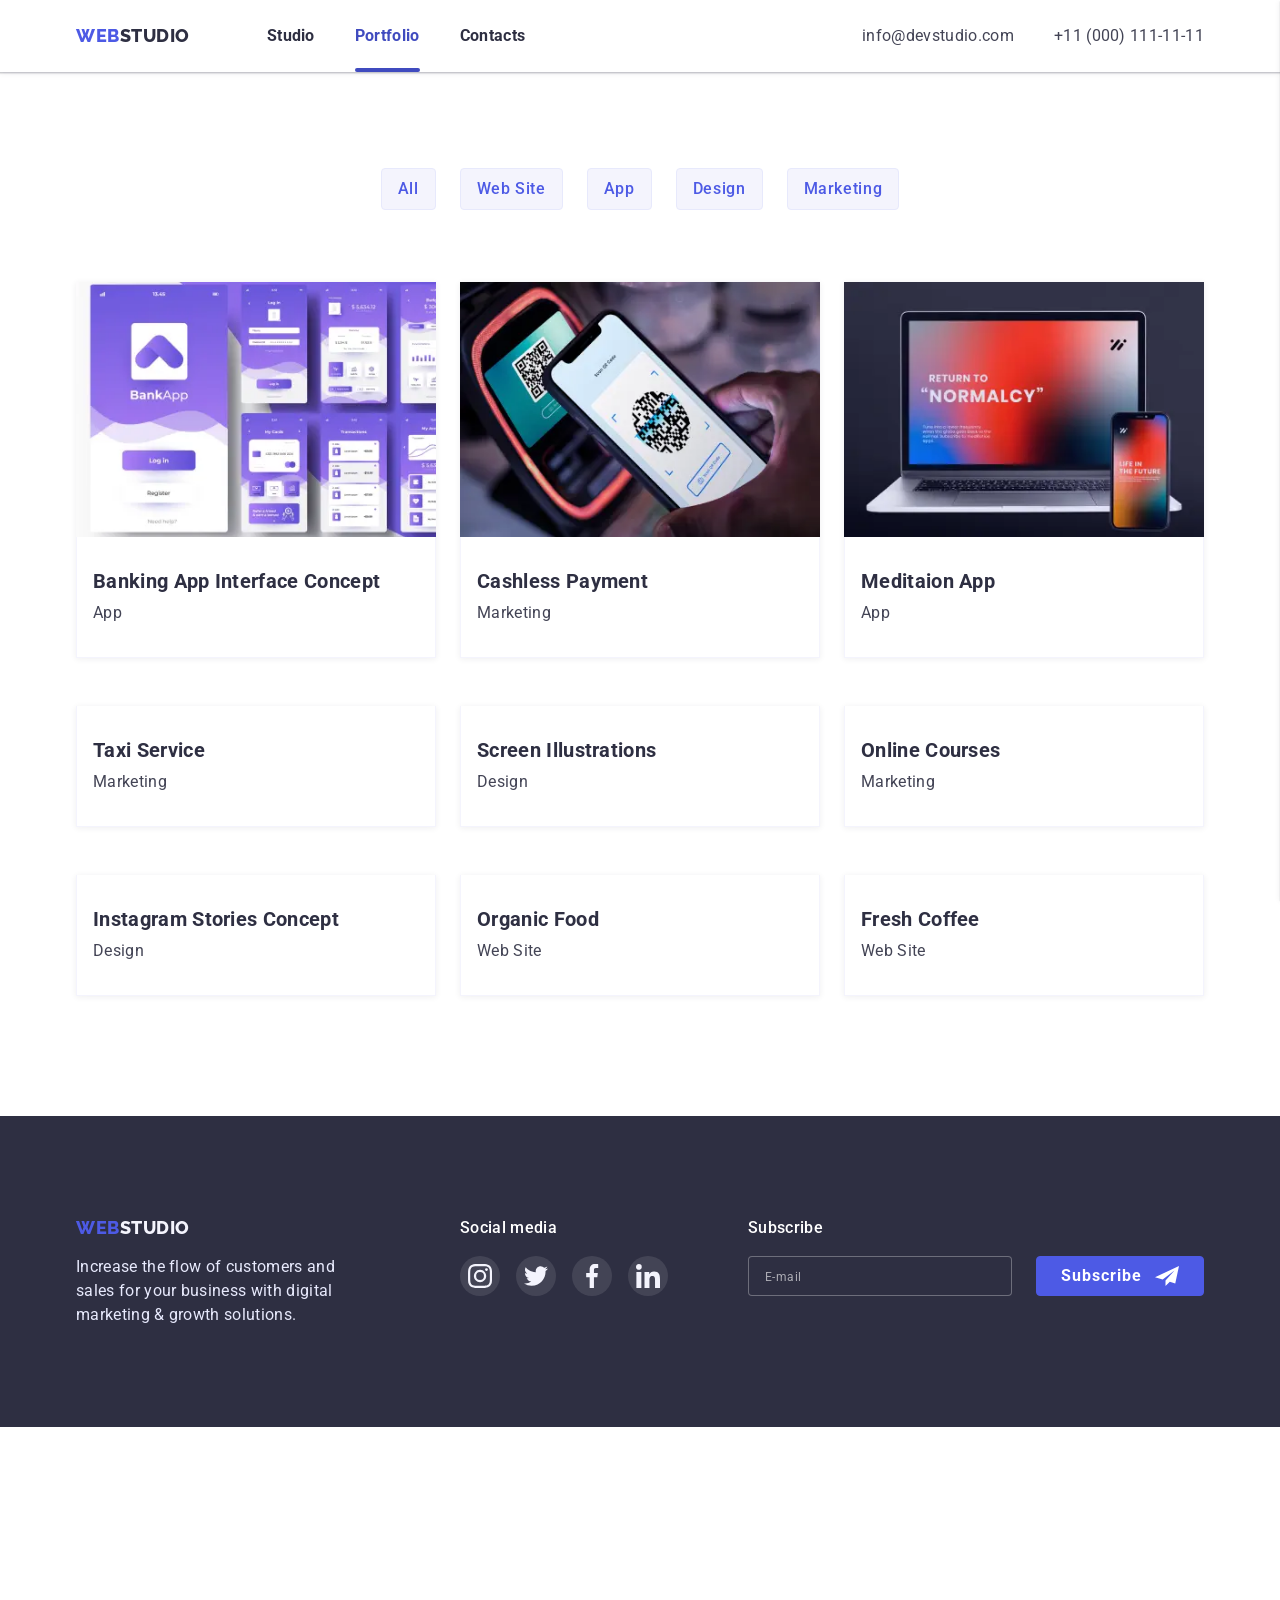
<file: HTML_CSS/goit-markup-hw-07/portfolio.html>
<!DOCTYPE html>
<html lang="en">
  <head>
    <meta charset="UTF-8" />
    <meta http-equiv="X-UA-Compatible" content="IE=edge" />
    <meta name="viewport" content="width=device-width, initial-scale=1.0" />
    <title>Portfolio</title>
    <link rel="preconnect" href="https://fonts.googleapis.com" />
    <link rel="preconnect" href="https://fonts.gstatic.com" crossorigin />
    <link
      href="https://fonts.googleapis.com/css2?family=Raleway:wght@800&family=Roboto:wght@400;500;700;900&display=swap"
      rel="stylesheet"
    />
    <link rel="stylesheet" href="https://cdnjs.cloudflare.com/ajax/libs/modern-normalize/1.1.0/modern-normalize.min.css" />
    <link rel="stylesheet" href="./css/styles.css" />
  </head>

  <body>
    <!--------------------------------------Шапка----------------------------------------->
    <header class="header">
      <div class="container cont-nav">
        <nav class="navigation">
          <a href="./index.html" class="link logo logo-web">web<span class="logo logo-studio-top">studio</span></a>
          <ul class="menu list">
            <li class="menu-item">
              <a class="menu-link link" href="./index.html">Studio</a>
            </li>
            <li class="menu-item">
              <a class="menu-link link current" href="./portfolio.html">Portfolio</a>
            </li>
            <li class="menu-item">
              <a class="menu-link link" href="">Contacts</a>
            </li>
          </ul>
        </nav>
        <button type="button" class="mobile-btn-open js-open-menu">
          <svg class="btn-open-icon" width="32" height="22">
            <use href="./images/sprite.svg#menu-hamburger"></use>
          </svg>
        </button>
        <ul class="contact list">
          <li class="contact-item">
            <a class="contact-mail link" href="mailto:info@devstudio.com">info@devstudio.com</a>
          </li>
          <li class="contact-item">
            <a class="contact-phone link" href="tel:+110001111111">+11 (000) 111-11-11</a>
          </li>
        </ul>
      </div>
      <div class="mobile-menu js-menu-container">
        <div class="container">
          <button class="modal-btn js-close-menu">
            <svg class="btn-close-icon" width="8" height="8">
              <use href="./images/sprite.svg#close-modal"></use>
            </svg>
          </button>
          <ul class="mobile-link list">
            <li class="menu-item">
              <a class="menu-link link" href="./index.html">Studio</a>
            </li>
            <li class="menu-item">
              <a class="menu-link link current" href="./portfolio.html">Portfolio</a>
            </li>
            <li class="menu-item">
              <a class="menu-link link" href="">Contacts</a>
            </li>
          </ul>
          <div class="mobile-contacts-social">
            <ul class="list">
              <li>
                <a class="contact-phone link" href="tel:+110001111111">+11 (000) 111-11-11</a>
              </li>
              <li>
                <a class="contact-mail link" href="mailto:info@devstudio.com">info@devstudio.com</a>
              </li>
            </ul>
            <ul class="mobile-social-list list">
              <li class="mobile-social-item">
                <a href="" class="social-list-link">
                  <svg class="social-list-icon" width="24" height="24">
                    <use href="./images/sprite.svg#instagram"></use>
                  </svg>
                </a>
              </li>
              <li class="mobile-social-item">
                <a href="" class="social-list-link">
                  <svg class="social-list-icon" width="24" height="24">
                    <use href="./images/sprite.svg#twitter"></use>
                  </svg>
                </a>
              </li>
              <li class="mobile-social-item">
                <a href="" class="social-list-link">
                  <svg class="social-list-icon" width="24" height="24">
                    <use href="./images/sprite.svg#facebook"></use>
                  </svg>
                </a>
              </li>
              <li class="mobile-social-item">
                <a href="" class="social-list-link">
                  <svg class="social-list-icon" width="24" height="24">
                    <use href="./images/sprite.svg#linkedin"></use>
                  </svg>
                </a>
              </li>
            </ul>
          </div>
        </div>
      </div>
    </header>

    <!--------------------------------------Наші проекти------------------------------------->
    <main>
      <section class="portfolio-section">
        <h1 class="hidden">Our projects</h1>
        <!-- Потрібно приховати h1 в css -->

        <!------------------------------------Фільтр----------------------------------------->
        <div class="container">
          <ul class="list filter-list">
            <li class="filter-item">
              <button class="filter-btn" type="button">All</button>
            </li>
            <li class="filter-item">
              <button class="filter-btn" type="button">Web Site</button>
            </li>
            <li class="filter-item">
              <button class="filter-btn" type="button">App</button>
            </li>
            <li class="filter-item">
              <button class="filter-btn" type="button">Design</button>
            </li>
            <li class="filter-item">
              <button class="filter-btn" type="button">Marketing</button>
            </li>
          </ul>

          <!-----------------------------------Портфоліо--------------------------------------->
          <ul class="list list-portfolio">
            <li class="item-portfolio">
              <a class="link link-portfolio" href="">
                <div class="overlay-portfolio">
                  <picture>
                    <source
                      srcset="./images-portfolio/bankapp360x300.webp 1x, ./images-portfolio/bankapp360x300@2x.webp 2x"
                      media="(min-width: 1158px)"
                      type="image/webp"
                    />
                    <source
                      srcset="./images-portfolio/bankapp360x300.jpg 1x, ./images-portfolio/bankapp360x300@2x.jpg 2x"
                      media="(min-width: 1158px)"
                    />
                    <source
                      srcset="./images-portfolio/bankapp356x300.webp 1x, ./images-portfolio/bankapp356x300@2x.webp 2x"
                      media="(min-width: 768px)"
                      type="image/webp"
                    />
                    <source
                      srcset="./images-portfolio/bankapp356x300.jpg 1x, ./images-portfolio/bankapp356x300@2x.jpg 2x"
                      media="(min-width: 768px)"
                    />
                    <source
                      srcset="./images-portfolio/bankapp396x280.webp 1x, ./images-portfolio/bankapp396x280@2x.webp 2x"
                      media="(max-width: 767px)"
                      type="image/webp"
                    />
                    <source
                      srcset="./images-portfolio/bankapp396x280.jpg 1x, ./images-portfolio/bankapp396x280@2x.jpg 2x"
                      media="(max-width: 767px)"
                    />
                    <img src="./images-portfolio/bankapp360x300.jpg" alt="bank application" />
                  </picture>
                  <p class="overlay">
                    14 Stylish and User-Friendly App Design Concepts · Task Manager App · Calorie Tracker App · Exotic Fruit
                    Ecommerce App · Cloud Storage App
                  </p>
                </div>
                <div class="portfolio-content">
                  <h2 class="title-portfolio">Banking App Interface Concept</h2>
                  <p class="text-portfolio">App</p>
                </div>
              </a>
            </li>
            <li class="item-portfolio">
              <a class="link link-portfolio" href="">
                <div class="overlay-portfolio">
                  <picture>
                    <source
                      srcset="./images-portfolio/qrcod360x300.webp 1x, ./images-portfolio/qrcod360x300@2x.webp 2x"
                      media="(min-width: 1158px)"
                      type="image/webp"
                    />
                    <source
                      srcset="./images-portfolio/qrcod360x300.jpg 1x, ./images-portfolio/qrcod360x300@2x.jpg 2x"
                      media="(min-width: 1158px)"
                    />
                    <source
                      srcset="./images-portfolio/qrcod356x300.webp 1x, ./images-portfolio/qrcod356x300@2x.webp 2x"
                      media="(min-width: 768px)"
                      type="image/webp"
                    />
                    <source
                      srcset="./images-portfolio/qrcod356x300.jpg 1x, ./images-portfolio/qrcod356x300@2x.jpg 2x"
                      media="(min-width: 768px)"
                    />
                    <source
                      srcset="./images-portfolio/qrcod396x280.webp 1x, ./images-portfolio/qrcod396x280@2x.webp 2x"
                      media="(max-width: 767px)"
                      type="image/webp"
                    />
                    <source
                      srcset="./images-portfolio/qrcod396x280.jpg 1x, ./images-portfolio/qrcod396x280@2x.jpg 2x"
                      media="(max-width: 767px)"
                    />
                    <img src="./images-portfolio/qrcod360x300.jpg" alt="qr code on the phone" />
                  </picture>
                  <p class="overlay">
                    14 Stylish and User-Friendly App Design Concepts · Task Manager App · Calorie Tracker App · Exotic Fruit
                    Ecommerce App · Cloud Storage App
                  </p>
                </div>
                <div class="portfolio-content">
                  <h2 class="title-portfolio">Cashless Payment</h2>
                  <p class="text-portfolio">Marketing</p>
                </div>
              </a>
            </li>
            <li class="item-portfolio">
              <a class="link link-portfolio" href="">
                <div class="overlay-portfolio">
                  <picture>
                    <source
                      srcset="./images-portfolio/laptop360x300.webp 1x, ./images-portfolio/laptop360x300@2x.webp 2x"
                      media="(min-width: 1158px)"
                      type="image/webp"
                    />
                    <source
                      srcset="./images-portfolio/laptop360x300.jpg 1x, ./images-portfolio/laptop360x300@2x.jpg 2x"
                      media="(min-width: 1158px)"
                    />
                    <source
                      srcset="./images-portfolio/laptop356x300.webp 1x, ./images-portfolio/laptop356x300@2x.webp 2x"
                      media="(min-width: 768px)"
                      type="image/webp"
                    />
                    <source
                      srcset="./images-portfolio/laptop356x300.jpg 1x, ./images-portfolio/laptop356x300@2x.jpg 2x"
                      media="(min-width: 768px)"
                    />
                    <source
                      srcset="./images-portfolio/laptop396x280.webp 1x, ./images-portfolio/laptop396x280@2x.webp 2x"
                      media="(max-width: 767px)"
                      type="image/webp"
                    />
                    <source
                      srcset="./images-portfolio/laptop396x280.jpg 1x, ./images-portfolio/laptop396x280@2x.jpg 2x"
                      media="(max-width: 767px)"
                    />
                    <img src="./images-portfolio/laptop360x300.jpg" alt="laptop" />
                  </picture>
                  <p class="overlay">
                    14 Stylish and User-Friendly App Design Concepts · Task Manager App · Calorie Tracker App · Exotic Fruit
                    Ecommerce App · Cloud Storage App
                  </p>
                </div>
                <div class="portfolio-content">
                  <h2 class="title-portfolio">Meditaion App</h2>
                  <p class="text-portfolio">App</p>
                </div>
              </a>
            </li>
            <li class="item-portfolio">
              <a class="link link-portfolio" href="">
                <div class="overlay-portfolio">
                  <picture>
                    <source
                      srcset="./images-portfolio/drivere360x300.webp 1x, ./images-portfolio/drivere360x300@2x.webp 2x"
                      media="(min-width: 1158px)"
                      type="image/webp"
                    />
                    <source
                      srcset="./images-portfolio/drivere360x300.jpg 1x, ./images-portfolio/drivere360x300@2x.jpg 2x"
                      media="(min-width: 1158px)"
                    />
                    <source
                      srcset="./images-portfolio/drivere356x300.webp 1x, ./images-portfolio/drivere356x300@2x.webp 2x"
                      media="(min-width: 768px)"
                      type="image/webp"
                    />
                    <source
                      srcset="./images-portfolio/drivere356x300.jpg 1x, ./images-portfolio/drivere356x300@2x.jpg 2x"
                      media="(min-width: 768px)"
                    />
                    <source
                      srcset="./images-portfolio/drivere396x280.webp 1x, ./images-portfolio/drivere396x280@2x.webp 2x"
                      media="(max-width: 767px)"
                      type="image/webp"
                    />
                    <source
                      srcset="./images-portfolio/drivere396x280.jpg 1x, ./images-portfolio/drivere396x280@2x.jpg 2x"
                      media="(max-width: 767px)"
                    />
                    <img src="./images-portfolio/drivere360x300.jpg" alt="steering wheel" />
                  </picture>
                  <p class="overlay">
                    14 Stylish and User-Friendly App Design Concepts · Task Manager App · Calorie Tracker App · Exotic Fruit
                    Ecommerce App · Cloud Storage App
                  </p>
                </div>
                <div class="portfolio-content">
                  <h2 class="title-portfolio">Taxi Service</h2>
                  <p class="text-portfolio">Marketing</p>
                </div>
              </a>
            </li>
            <li class="item-portfolio">
              <a class="link link-portfolio" href="">
                <div class="overlay-portfolio">
                  <picture>
                    <source
                      srcset="./images-portfolio/phone360x300.webp 1x, ./images-portfolio/phone360x300@2x.webp 2x"
                      media="(min-width: 1158px)"
                      type="image/webp"
                    />
                    <source
                      srcset="./images-portfolio/phone360x300.jpg 1x, ./images-portfolio/phone360x300@2x.jpg 2x"
                      media="(min-width: 1158px)"
                    />
                    <source
                      srcset="./images-portfolio/phone356x300.webp 1x, ./images-portfolio/phone356x300@2x.webp 2x"
                      media="(min-width: 768px)"
                      type="image/webp"
                    />
                    <source
                      srcset="./images-portfolio/phone356x300.jpg 1x, ./images-portfolio/phone356x300@2x.jpg 2x"
                      media="(min-width: 768px)"
                    />
                    <source
                      srcset="./images-portfolio/phone396x280.webp 1x, ./images-portfolio/phone396x280@2x.webp 2x"
                      media="(max-width: 767px)"
                      type="image/webp"
                    />
                    <source
                      srcset="./images-portfolio/phone396x280.jpg 1x, ./images-portfolio/phone396x280@2x.jpg 2x"
                      media="(max-width: 767px)"
                    />
                    <img src="./images-portfolio/phone360x300.jpg" alt="phone themes" />
                  </picture>
                  <p class="overlay">
                    14 Stylish and User-Friendly App Design Concepts · Task Manager App · Calorie Tracker App · Exotic Fruit
                    Ecommerce App · Cloud Storage App
                  </p>
                </div>
                <div class="portfolio-content">
                  <h2 class="title-portfolio">Screen Illustrations</h2>
                  <p class="text-portfolio">Design</p>
                </div>
              </a>
            </li>
            <li class="item-portfolio">
              <a class="link link-portfolio" href="">
                <div class="overlay-portfolio">
                  <picture>
                    <source
                      srcset="./images-portfolio/girl360x300.webp 1x, ./images-portfolio/girl360x300@2x.webp 2x"
                      media="(min-width: 1158px)"
                      type="image/webp"
                    />
                    <source
                      srcset="./images-portfolio/girl360x300.jpg 1x, ./images-portfolio/girl360x300@2x.jpg 2x"
                      media="(min-width: 1158px)"
                    />
                    <source
                      srcset="./images-portfolio/girl356x300.webp 1x, ./images-portfolio/girl356x300@2x.webp 2x"
                      media="(min-width: 768px)"
                      type="image/webp"
                    />
                    <source
                      srcset="./images-portfolio/girl356x300.jpg 1x, ./images-portfolio/girl356x300@2x.jpg 2x"
                      media="(min-width: 768px)"
                    />
                    <source
                      srcset="./images-portfolio/girl396x280.webp 1x, ./images-portfolio/girl396x280@2x.webp 2x"
                      media="(max-width: 767px)"
                      type="image/webp"
                    />
                    <source
                      srcset="./images-portfolio/girl396x280.jpg 1x, ./images-portfolio/girl396x280@2x.jpg 2x"
                      media="(max-width: 767px)"
                    />
                    <img src="./images-portfolio/girl360x300.jpg" alt="girl with iphone" />
                  </picture>
                  <p class="overlay">
                    14 Stylish and User-Friendly App Design Concepts · Task Manager App · Calorie Tracker App · Exotic Fruit
                    Ecommerce App · Cloud Storage App
                  </p>
                </div>
                <div class="portfolio-content">
                  <h2 class="title-portfolio">Online Courses</h2>
                  <p class="text-portfolio">Marketing</p>
                </div>
              </a>
            </li>
            <li class="item-portfolio">
              <a class="link link-portfolio" href="">
                <div class="overlay-portfolio">
                  <picture>
                    <source
                      srcset="./images-portfolio/application360x300.webp 1x, ./images-portfolio/application360x300@2x.webp 2x"
                      media="(min-width: 1158px)"
                      type="image/webp"
                    />
                    <source
                      srcset="./images-portfolio/application360x300.jpg 1x, ./images-portfolio/application360x300@2x.jpg 2x"
                      media="(min-width: 1158px)"
                    />
                    <source
                      srcset="./images-portfolio/application356x300.webp 1x, ./images-portfolio/application356x300@2x.webp 2x"
                      media="(min-width: 768px)"
                      type="image/webp"
                    />
                    <source
                      srcset="./images-portfolio/application356x300.jpg 1x, ./images-portfolio/application356x300@2x.jpg 2x"
                      media="(min-width: 768px)"
                    />
                    <source
                      srcset="./images-portfolio/application396x280.webp 1x, ./images-portfolio/application396x280@2x.webp 2x"
                      media="(max-width: 767px)"
                      type="image/webp"
                    />
                    <source
                      srcset="./images-portfolio/application396x280.jpg 1x, ./images-portfolio/application396x280@2x.jpg 2x"
                      media="(max-width: 767px)"
                    />
                    <img src="./images-portfolio/application360x300.jpg" alt="phone img" />
                  </picture>
                  <p class="overlay">
                    14 Stylish and User-Friendly App Design Concepts · Task Manager App · Calorie Tracker App · Exotic Fruit
                    Ecommerce App · Cloud Storage App
                  </p>
                </div>
                <div class="portfolio-content">
                  <h2 class="title-portfolio">Instagram Stories Concept</h2>
                  <p class="text-portfolio">Design</p>
                </div>
              </a>
            </li>
            <li class="item-portfolio">
              <a class="link link-portfolio" href="">
                <div class="overlay-portfolio">
                  <picture>
                    <source
                      srcset="./images-portfolio/bag360x300.webp 1x, ./images-portfolio/bag360x300@2x.webp 2x"
                      media="(min-width: 1158px)"
                      type="image/webp"
                    />
                    <source
                      srcset="./images-portfolio/bag360x300.jpg 1x, ./images-portfolio/bag360x300@2x.jpg 2x"
                      media="(min-width: 1158px)"
                    />
                    <source
                      srcset="./images-portfolio/bag356x300.webp 1x, ./images-portfolio/bag356x300@2x.webp 2x"
                      media="(min-width: 768px)"
                      type="image/webp"
                    />
                    <source
                      srcset="./images-portfolio/bag356x300.jpg 1x, ./images-portfolio/bag356x300@2x.jpg 2x"
                      media="(min-width: 768px)"
                    />
                    <source
                      srcset="./images-portfolio/bag396x280.webp 1x, ./images-portfolio/bag396x280@2x.webp 2x"
                      media="(max-width: 767px)"
                      type="image/webp"
                    />
                    <source
                      srcset="./images-portfolio/bag396x280.jpg 1x, ./images-portfolio/bag396x280@2x.jpg 2x"
                      media="(max-width: 767px)"
                    />
                    <img src="./images-portfolio/bag360x300.jpg" alt="bag of food" />
                  </picture>
                  <p class="overlay">
                    14 Stylish and User-Friendly App Design Concepts · Task Manager App · Calorie Tracker App · Exotic Fruit
                    Ecommerce App · Cloud Storage App
                  </p>
                </div>
                <div class="portfolio-content">
                  <h2 class="title-portfolio">Organic Food</h2>
                  <p class="text-portfolio">Web Site</p>
                </div>
              </a>
            </li>
            <li class="item-portfolio">
              <a class="link link-portfolio" href="">
                <div class="overlay-portfolio">
                  <picture>
                    <source
                      srcset="./images-portfolio/coffe360x300.webp 1x, ./images-portfolio/coffe360x300@2x.webp 2x"
                      media="(min-width: 1158px)"
                      type="image/webp"
                    />
                    <source
                      srcset="./images-portfolio/coffe360x300.jpg 1x, ./images-portfolio/coffe360x300@2x.jpg 2x"
                      media="(min-width: 1158px)"
                    />
                    <source
                      srcset="./images-portfolio/coffe356x300.webp 1x, ./images-portfolio/coffe356x300@2x.webp 2x"
                      media="(min-width: 768px)"
                      type="image/webp"
                    />
                    <source
                      srcset="./images-portfolio/coffe356x300.jpg 1x, ./images-portfolio/coffe356x300@2x.jpg 2x"
                      media="(min-width: 768px)"
                    />
                    <source
                      srcset="./images-portfolio/coffe396x280.webp 1x, ./images-portfolio/coffe396x280@2x.webp 2x"
                      media="(max-width: 767px)"
                      type="image/webp"
                    />
                    <source
                      srcset="./images-portfolio/coffe396x280.jpg 1x, ./images-portfolio/coffe396x280@2x.jpg 2x"
                      media="(max-width: 767px)"
                    />
                    <img src="./images-portfolio/coffe360x300.jpg" alt="coffe" />
                  </picture>
                  <p class="overlay">
                    14 Stylish and User-Friendly App Design Concepts · Task Manager App · Calorie Tracker App · Exotic Fruit
                    Ecommerce App · Cloud Storage App
                  </p>
                </div>
                <div class="portfolio-content">
                  <h2 class="title-portfolio">Fresh Coffee</h2>
                  <p class="text-portfolio">Web Site</p>
                </div>
              </a>
            </li>
          </ul>
        </div>
      </section>
    </main>
    <!------------------------------------------------Футер-------------------------------------------->
    <footer class="footer-space">
      <div class="container cont-footer">
        <div class="footer-logo">
          <a href="./index.html" class="link logo logo-web">web<span class="logo logo-studio-bottom">studio</span></a>
          <p class="footer-text">
            Increase the flow of customers and sales for your business with digital marketing & growth solutions.
          </p>
        </div>
        <div class="footer-social">
          <h4 class="social-title">Social media</h4>
          <ul class="social-footer-list list">
            <li class="social-list-item">
              <a href="" class="social-footer-link">
                <svg class="social-list-icon" width="24" height="24">
                  <use href="./images/sprite.svg#instagram"></use>
                </svg>
              </a>
            </li>
            <li class="social-list-item">
              <a href="" class="social-footer-link">
                <svg class="social-list-icon" width="24" height="24">
                  <use href="./images/sprite.svg#twitter"></use>
                </svg>
              </a>
            </li>
            <li class="social-list-item">
              <a href="" class="social-footer-link">
                <svg class="social-list-icon" width="24" height="24">
                  <use href="./images/sprite.svg#facebook"></use>
                </svg>
              </a>
            </li>
            <li class="social-list-item">
              <a href="" class="social-footer-link">
                <svg class="social-list-icon" width="24" height="24">
                  <use href="./images/sprite.svg#linkedin"></use>
                </svg>
              </a>
            </li>
          </ul>
        </div>
        <form class="form-subscribe">
          <label class="title-form-subscribe" for="email_sub">Subscribe</label>
          <div class="wrapper-subscribe">
            <input class="field-subscribe" id="email_sub" type="email" name="email_user" placeholder="E-mail" />
            <button class="btn-subscribe" type="submit">
              Subscribe
              <svg class="icon-subscribe" width="24" height="24">
                <use href="./images/sprite.svg#frame"></use>
              </svg>
            </button>
          </div>
        </form>
      </div>
    </footer>
    <script src="./js/mobile-menu.js"></script>
  </body>
</html>
</file>
<file: HTML_CSS/goit-markup-hw-02/css/styles.css>
:root {
  --first-color: #2e2f42;
  --second-color: #434455;
  --first-background-color: #ffffff;
  --second-background-color: #2e2f42;
  --accent-color: #4d5ae5;
}

/* ====================================================================== */
body {
  font-family: 'Roboto', sans-serif;
  letter-spacing: 0.02em;
  background-color: var(--first-background-color);
  color: var(--first-color);
}

.list {
  list-style: none;
}
.link {
  text-decoration: none;
}
.hidden {
  position: absolute;
  white-space: nowrap;
  width: 1px;
  height: 1px;
  overflow: hidden;
  border: 0;
  padding: 0;
  clip: rect(0 0 0 0);
  clip-path: inset(50%);
  margin: -1px;
}

/* ==================================Шапка=============================== */

.logo {
  font-family: 'Raleway', sans-serif;
  font-weight: 800;
  font-size: 18px;
  line-height: 1.33;
  letter-spacing: 0.03em;
  text-transform: uppercase;
}
.logo-web {
  color: #4d5ae5;
}

.logo-studio-top {
  color: var(--first-color);
}

.menu-link {
  font-weight: 700;
  font-size: 16px;
  line-height: 1.5;
  color: var(--first-color);
}

.menu-link:hover,
.menu-link:focus {
  color: var(--second-color);
}
.menu-link:active {
  color: #4d5ae5;
}

.contact-mail,
.contact-phone {
  font-size: 16px;
  line-height: 1.5;
  color: var(--second-color);
}

.contact-mail:hover,
.contact-mail:focus {
  color: var(--accent-color);
}
.contact-phone:hover,
.contact-phone:focus {
  color: var(--accent-color);
}
/* ==================================/ Шапка=============================== */

/* ===================================HERO================================ */
.hero {
  background-color: var(--second-background-color);
}
.hero-title {
  font-weight: 700;
  font-size: 56px;
  line-height: 1.07;
  text-align: center;
  color: #ffffff;
}

.hero-btn {
  font-family: inherit;
  font-weight: 700;
  font-size: 16px;
  line-height: 1.18;
  align-items: center;
  letter-spacing: 0.04em;
  color: #ffffff;
  background-color: #4d5ae5;
  cursor: pointer;
}

.hero-btn:hover,
.hero-btn:focus {
  background-color: #4d5ae5;
  box-shadow: 0px 4px 4px 0px #00000026;
}

.hero-btn:active {
  background-color: #404bbf;
}
/* ===================================/ HERO================================ */

/* ================================Наші переваги=========================== */

.title-advantages {
  font-weight: 700;
  font-size: 20px;
  line-height: 1.2;
  color: var(--first-color);
}

.text-advantages {
  font-size: 16px;
  line-height: 1.5;
  color: var(--second-color);
}
/* ================================/ Наші переваги=========================== */

/* =================================Що ми робимо============================= */
.title-section {
  font-weight: 700;
  font-size: 36px;
  line-height: 1.11;
  text-align: center;
  text-transform: capitalize;
  color: var(--first-color);
}

/* ================================/ Що ми робимо============================= */

/* =================================Наша команда============================== */
.team-section {
  background-color: #f4f4fd;
}

.team-title {
  font-weight: 700;
  font-size: 36px;
  line-height: 1.11;
  text-align: center;
  text-transform: capitalize;
}

.team-item {
  background-color: var(--first-background-color);
}

.team-employee {
  font-weight: 700;
  font-size: 20px;
  line-height: 1.2;
  color: var(--first-color);
}

.team-position {
  font-size: 16px;
  line-height: 1.5;
  color: var(--second-color);
}

/* =================================/ Наша команда============================== */

/* ===================================Футер===================================== */

.footer-space {
  background-color: var(--second-background-color);
}
.logo-studio-bottom {
  color: #f4f4fd;
}
.footer-text {
  font-size: 16px;
  line-height: 1.5;
  color: #e7e9fc;
}
/* ==================================/ Футер===================================== */

/* .......................................Портфоліо сторінка.................................. */

.portfolio-section {
  background-color: var(--first-background-color);
}
/* ========================================Фільтр=================================== */
.filter-btn {
  font-family: inherit;
  font-weight: 700;
  font-size: 16px;
  line-height: 1.5;
  text-align: center;
  letter-spacing: 0.04em;
  color: #4d5ae5;
  background-color: #f4f4fd;
}

.filter-btn:hover,
.filter-btn:focus {
  color: #ffffff;
  background-color: #4d5ae5;
}

.filter-btn {
  cursor: pointer;
}
/* ========================================/ Фільтр=================================== */

/* ========================================Портфоліо================================== */
.title-portfolio {
  font-weight: 700;
  font-size: 20px;
  line-height: 1.2;
  color: var(--first-color);
}

.text-portfolio {
  font-size: 16px;
  line-height: 1.5;
  color: var(--second-color);
}

/* ========================================/ Портфоліо================================ */
</file>
<file: HTML_CSS/goit-markup-hw-03/css/styles.css>
:root {
  --first-color: #2e2f42;
  --second-color: #434455;
  --first-background-color: #ffffff;
  --second-background-color: #2e2f42;
  --accent-color: #4d5ae5;
}

/* ====================================================================== */
body {
  font-family: 'Roboto', sans-serif;
  letter-spacing: 0.02em;
  background-color: var(--first-background-color);
  color: var(--first-color);
}

h1,
h2,
h3,
p,
ul {
  margin-top: 0;
  margin-bottom: 0;
}
img {
  display: block;
}

.list {
  list-style: none;
  padding: 0;
}

.link {
  text-decoration: none;
}
.hidden {
  position: absolute;
  white-space: nowrap;
  width: 1px;
  height: 1px;
  overflow: hidden;
  border: 0;
  padding: 0;
  clip: rect(0 0 0 0);
  clip-path: inset(50%);
  margin: -1px;
}

.container {
  width: 1158px;
  padding-left: 15px;
  padding-right: 15px;
  margin: 0 auto;
  /* outline: 1px solid tomato; */
}

.section-padding {
  padding-top: 120px;
  padding-bottom: 120px;
}
/* ==================================Шапка=============================== */

.cont-nav {
  display: flex;
  align-items: center;
}

.navigation {
  display: flex;
  align-items: center;
}

.logo {
  padding-top: 24px;
  padding-bottom: 24px;
  font-family: 'Raleway', sans-serif;
  font-weight: 800;
  font-size: 18px;
  line-height: 1.33;
  letter-spacing: 0.03em;
  text-transform: uppercase;
}
.logo-web {
  color: var(--accent-color);
}

.logo-studio-top {
  color: var(--first-color);
  margin: 0;
}

.menu {
  display: flex;
  margin-left: 77px;
}

.menu-item:not(:last-child) {
  margin-right: 40px;
}

.menu-link {
  display: inline-block;
  padding-top: 24px;
  padding-bottom: 24px;
  font-weight: 700;
  font-size: 16px;
  line-height: 1.5;
  color: var(--first-color);
}

.menu-link:hover,
.menu-link:focus {
  color: var(--accent-color);
}

.contact {
  display: flex;
  margin-left: auto;
}

.contact-item:not(:last-child) {
  margin-right: 40px;
}

.contact-mail,
.contact-phone {
  display: inline-block;
  padding-top: 24px;
  padding-bottom: 24px;
  font-size: 16px;
  line-height: 1.5;
  color: var(--second-color);
}

.contact-mail:hover,
.contact-mail:focus {
  color: var(--accent-color);
}
.contact-phone:hover,
.contact-phone:focus {
  color: var(--accent-color);
}
/* ==================================/ Шапка=============================== */

/* ===================================HERO================================ */
.hero {
  padding-top: 192px;
  padding-bottom: 192px;
  background-color: var(--second-background-color);
  text-align: center;
}
.hero-title {
  width: 492px;
  margin: 0 auto 48px;
  font-weight: 700;
  font-size: 56px;
  line-height: 1.07;
  color: var(--first-background-color);

  /* outline: 1px solid tomato; */
}

.hero-btn {
  border: 1px solid var(--accent-color);
  border-radius: 4px;
  padding: 16px 32px;
  min-width: 170px;
  height: 51px;
  display: inline-block;

  font-family: inherit;
  font-weight: 500;
  font-size: 16px;
  line-height: 1.18;
  letter-spacing: 0.04em;
  color: #ffffff;
  background-color: var(--accent-color);
  cursor: pointer;
}

.hero-btn:hover,
.hero-btn:focus {
  background-color: var(--accent-color);
  box-shadow: 0px 4px 4px 0px #00000026;
}

.hero-btn:active {
  background-color: #404bbf;
  border: 1px solid #404bbf;
}
/* ===================================/ HERO================================ */

/* ================================Наші переваги=========================== */

.title-advantages {
  margin-bottom: 8px;
  margin-top: 0;
  font-weight: 700;
  font-size: 20px;
  line-height: 1.2;
  color: var(--first-color);
}
.list-advantage {
  display: flex;
}
.item-advantages {
  width: 264px;
}
.item-advantages:not(:last-child) {
  margin-right: 24px;
}

.text-advantages {
  font-size: 16px;
  line-height: 1.5;
  color: var(--second-color);
}
/* ================================/ Наші переваги=========================== */

/* =================================Що ми робимо============================= */
.job-section {
  padding-bottom: 120px;
}
.job-title {
  margin-bottom: 72px;
  font-weight: 700;
  font-size: 36px;
  line-height: 1.11;
  text-align: center;
  text-transform: capitalize;
  color: var(--first-color);
}
.job-list {
  display: flex;
  gap: 24px;
}
.job-item {
  flex-basis: calc((100% - 48px) / 3);
}
.job-content {
  border: 1px solid #e7e9fc;
}

/* ================================/ Що ми робимо============================= */

/* =================================Наша команда============================== */
.team-section {
  background-color: #f4f4fd;
}

.team-title {
  margin-bottom: 72px;
  font-weight: 700;
  font-size: 36px;
  line-height: 1.11;
  text-align: center;
  text-transform: capitalize;
}
.team-list {
  display: flex;
  gap: 24px;
}

.team-item {
  flex-basis: calc((100% - 48px) / 3);
  background-color: var(--first-background-color);
  border-radius: 0px 0px 4px 4px;
  box-shadow: 0px 1px 6px rgba(46, 47, 66, 0.08), 0px 1px 1px rgba(46, 47, 66, 0.16),
    0px 2px 1px rgba(46, 47, 66, 0.08);
}

.employee {
  padding-top: 32px;
  padding-bottom: 32px;
  text-align: center;
}

.team-employee {
  margin-bottom: 8px;
  font-weight: 700;
  font-size: 20px;
  line-height: 1.2;
  color: var(--first-color);
}

.team-position {
  font-size: 16px;
  line-height: 1.5;
  color: var(--second-color);
}

/* =================================/ Наша команда============================== */

/* ===================================Футер===================================== */

.footer-space {
  padding-top: 100px;
  padding-bottom: 100px;
  background-color: var(--second-background-color);
}
.logo-studio-bottom {
  color: #f4f4fd;
}
.footer-text {
  margin-top: 16px;
  width: 264px;
  font-size: 16px;
  line-height: 1.5;
  color: #e7e9fc;
}
/* ==================================/ Футер===================================== */

/* .......................................Портфоліо сторінка.................................. */

.portfolio-section {
  background-color: var(--first-background-color);
  padding-top: 96px;
  padding-bottom: 120px;
}
/* ========================================Фільтр=================================== */
.filter-list {
  display: flex;
  justify-content: center;
  margin-bottom: 72px;
}
.filter-item:not(:last-child) {
  margin-right: 24px;
}

.filter-btn {
  padding: 8px 16px;
  font-family: inherit;
  font-weight: 500;
  font-size: 16px;
  line-height: 1.5;
  text-align: center;
  letter-spacing: 0.04em;
  color: var(--accent-color);
  background-color: #f4f4fd;
  border: 1px solid #e7e9fc;
  border-radius: 4px;
  cursor: pointer;
}

.filter-btn:hover,
.filter-btn:focus {
  color: #ffffff;
  background-color: var(--accent-color);
  border: 1px solid var(--accent-color);
  box-shadow: 0px 3px 1px rgba(0, 0, 0, 0.1), 0px 2px 1px rgba(0, 0, 0, 0.08), 0px 2px 2px rgba(0, 0, 0, 0.12);
}

/* ========================================/ Фільтр=================================== */

/* ========================================Портфоліо================================== */
.list-portfolio {
  display: flex;
  flex-wrap: wrap;
  column-gap: 24px;
  row-gap: 48px;
}

.item-portfolio {
  flex-basis: calc((100% - 48px) / 3);
  box-shadow: 0px 1px 6px rgba(46, 47, 66, 0.08);
}
.portfolio-content {
  padding: 32px 16px;
  border-left: 0.5px solid #f4f4fd;
  border-bottom: 0.5px solid #f4f4fd;
  border-right: 0.5px solid #f4f4fd;
}

.title-portfolio {
  margin-bottom: 8px;
  font-weight: 700;
  font-size: 20px;
  line-height: 1.2;
  color: var(--first-color);
}

.text-portfolio {
  font-size: 16px;
  line-height: 1.5;
  color: var(--second-color);
}

/* ========================================/ Портфоліо================================ */
</file>
<file: HTML_CSS/goit-markup-hw-04/css/styles.css>
:root {
  --first-color: #2e2f42;
  --second-color: #434455;
  --first-background-color: #ffffff;
  --second-background-color: #2e2f42;
  --accent-color: #4d5ae5;
}

/* ====================================================================== */
body {
  font-family: 'Roboto', sans-serif;
  letter-spacing: 0.02em;
  background-color: var(--first-background-color);
  color: var(--first-color);
}

h1,
h2,
h3,
h4,
p,
ul {
  margin-top: 0;
  margin-bottom: 0;
}
img {
  display: block;
}

.list {
  list-style: none;
  padding: 0;
}

.link {
  text-decoration: none;
}
.hidden {
  position: absolute;
  white-space: nowrap;
  width: 1px;
  height: 1px;
  overflow: hidden;
  border: 0;
  padding: 0;
  clip: rect(0 0 0 0);
  clip-path: inset(50%);
  margin: -1px;
}

.container {
  width: 1158px;
  padding-left: 15px;
  padding-right: 15px;
  margin: 0 auto;
  /* outline: 1px solid tomato; */
}

.section-padding {
  padding-top: 120px;
  padding-bottom: 120px;
}
/* ==================================Шапка=============================== */
.header {
  box-shadow: 0px 2px 1px rgb(46 47 66 / 8%), 0px 1px 1px rgb(46 47 66 / 16%),
    0px 1px 6px rgb(46 47 66 / 8%);
}
.cont-nav {
  display: flex;
}

.navigation {
  display: flex;
  align-items: center;
}

.logo {
  /* padding-top: 24px;
  padding-bottom: 24px; */
  font-family: 'Raleway', sans-serif;
  font-weight: 800;
  font-size: 18px;
  line-height: 1.33;
  letter-spacing: 0.03em;
  text-transform: uppercase;
}
.logo-web {
  color: var(--accent-color);
}

.logo-studio-top {
  color: var(--first-color);
  margin: 0;
}

.menu {
  display: flex;
  margin-left: 77px;
}

.menu-item:not(:last-child) {
  margin-right: 40px;
}

.menu-link {
  display: block;
  padding-top: 24px;
  padding-bottom: 24px;
  font-weight: 700;
  font-size: 16px;
  line-height: 1.5;
  color: var(--first-color);
}

.menu-link:hover,
.menu-link:focus {
  color: var(--accent-color);
}

.contact {
  display: flex;
  margin-left: auto;
}

.contact-item:not(:last-child) {
  margin-right: 40px;
}

.contact-mail,
.contact-phone {
  display: block;
  padding-top: 24px;
  padding-bottom: 24px;
  font-size: 16px;
  line-height: 1.5;
  color: var(--second-color);
}

.contact-mail:hover,
.contact-mail:focus {
  color: var(--accent-color);
}
.contact-phone:hover,
.contact-phone:focus {
  color: var(--accent-color);
}
/* ==================================/ Шапка=============================== */

/* ===================================HERO================================ */
.hero {
  max-width: 1440px;
  margin: 0px auto;
  padding-top: 192px;
  padding-bottom: 192px;
  background-color: var(--second-background-color);
  text-align: center;
  background-image: linear-gradient(rgba(47, 48, 58, 0.7), rgba(47, 48, 58, 0.7)),
    url(../images/people-office\ .jpg);
  background-size: cover;
  background-position: center;
}
.hero-title {
  width: 492px;
  margin: 0 auto 48px;
  font-weight: 700;
  font-size: 56px;
  line-height: 1.07;
  color: var(--first-background-color);
}

.hero-btn {
  border: transparent;
  border-radius: 4px;
  padding: 16px 32px;
  min-width: 170px;
  height: 51px;
  display: inline-block;

  font-family: inherit;
  font-weight: 500;
  font-size: 16px;
  line-height: 1.18;
  letter-spacing: 0.04em;
  color: #ffffff;
  background-color: var(--accent-color);
  cursor: pointer;
}

.hero-btn:hover,
.hero-btn:focus {
  background-color: var(--accent-color);
  box-shadow: 0px 4px 4px 0px #00000026;
}

.hero-btn:active {
  background-color: #404bbf;
  border: 1px solid #404bbf;
}
/* ===================================/ HERO================================ */

/* ================================Наші переваги=========================== */
.list-advantage {
  display: flex;
}

.item-advantages {
  width: 264px;
}
.item-advantages:not(:last-child) {
  margin-right: 24px;
}

.icon-advantages {
  display: flex;
  justify-content: center;
  align-items: center;
  margin-bottom: 8px;
  height: 112px;
  background: #f4f4fd;
  border-radius: 4px;
}

.title-advantages {
  margin-bottom: 8px;
  margin-top: 0;
  font-weight: 700;
  font-size: 20px;
  line-height: 1.2;
  color: var(--first-color);
}

.text-advantages {
  font-size: 16px;
  line-height: 1.5;
  color: var(--second-color);
}
/* ================================/ Наші переваги=========================== */

/* =================================Що ми робимо============================= */
.job-section {
  padding-bottom: 120px;
}
.job-title {
  margin-bottom: 72px;
  font-weight: 700;
  font-size: 36px;
  line-height: 1.11;
  text-align: center;
  text-transform: capitalize;
  color: var(--first-color);
}
.job-list {
  display: flex;
  gap: 24px;
}
.job-item {
  flex-basis: calc((100% - 48px) / 3);
}
.job-content {
  border: 1px solid #e7e9fc;
}

/* ================================/ Що ми робимо============================= */

/* =================================Наша команда============================== */
.team-section {
  background-color: #f4f4fd;
}

.team-title {
  margin-bottom: 72px;
  font-weight: 700;
  font-size: 36px;
  line-height: 1.11;
  text-align: center;
  text-transform: capitalize;
}
.team-list {
  display: flex;
  gap: 24px;
}

.team-item {
  flex-basis: calc((100% - 48px) / 3);
  background-color: var(--first-background-color);
  border-radius: 0px 0px 4px 4px;
  box-shadow: 0px 1px 6px rgba(46, 47, 66, 0.08), 0px 1px 1px rgba(46, 47, 66, 0.16),
    0px 2px 1px rgba(46, 47, 66, 0.08);
}

.employee {
  padding-top: 32px;
  padding-bottom: 32px;
  padding-left: 16px;
  padding-right: 16px;
  text-align: center;
}

.team-employee {
  margin-bottom: 8px;
  font-weight: 700;
  font-size: 20px;
  line-height: 1.2;
  color: var(--first-color);
}

.team-position {
  margin-bottom: 8px;
  font-size: 16px;
  line-height: 1.5;
  color: var(--second-color);
}

.social-list {
  display: flex;
  justify-content: center;
  gap: 24px;
}

.social-list-link {
  display: flex;
  justify-content: center;
  align-items: center;
  width: 40px;
  height: 40px;
  border-radius: 50%;
  background-color: #4d5ae5;
}
.social-list-icon {
  fill: #f4f4fd;
}
/* =================================/ Наша команда============================== */

/* ===================================Клієнти===================================  */
.customers-list {
  display: flex;
  gap: 24px;
}
.customers-item {
  width: 168px;
  height: 88px;

}
.customers-link {
  display: flex;
  justify-content: center;
  align-items: center;
  width: 100%;
  height: 100%;
  fill: #8e8f99;
  border: 1px solid #8e8f99;
  border-radius: 4px;
}

.customers-link:hover,
.customers-link:focus {
  border-color: var(--accent-color);
  fill: var(--accent-color);
}

/* =====================================/ Клієнти===============================  */

/* ===================================Футер===================================== */

.footer-space {
  padding-top: 100px;
  padding-bottom: 100px;
  background-color: var(--second-background-color);
}
.logo-studio-bottom {
  color: #f4f4fd;
}
.footer-text {
  margin-top: 16px;
  width: 264px;
  font-size: 16px;
  line-height: 1.5;
  color: #e7e9fc;
}
.footer-logo {
  margin-right: 120px;
}
.social-title {
  margin-bottom: 16px;
  font-weight: 500;
  font-size: 16px;
  line-height: 1.5;
  color: #ffffff;
}
.social-footer-list {
  display: flex;
  justify-content: center;
  gap: 16px;
}
.social-footer-link {
  display: flex;
  justify-content: center;
  align-items: center;
  width: 40px;
  height: 40px;
  border-radius: 50%;
  background-color: rgba(255, 255, 255, 0.1);
}
.social-footer-link:hover,
.social-footer-link:focus {
  background-color: #31d0aa;
}
/* ==================================/ Футер===================================== */

/* .......................................Портфоліо сторінка..................... */

.portfolio-section {
  padding-top: 96px;
  padding-bottom: 120px;
}
/* ========================================Фільтр================================ */
.filter-list {
  display: flex;
  justify-content: center;
  margin-bottom: 72px;
}

.cont-footer {
  display: flex;
}

.filter-item:not(:last-child) {
  margin-right: 24px;
}

.filter-btn {
  padding: 8px 16px;
  font-family: inherit;
  font-weight: 500;
  font-size: 16px;
  line-height: 1.5;
  text-align: center;
  letter-spacing: 0.04em;
  color: var(--accent-color);
  background-color: #f4f4fd;
  border: 1px solid #e7e9fc;
  border-radius: 4px;
  cursor: pointer;
}

.filter-btn:hover,
.filter-btn:focus {
  color: #ffffff;
  background-color: var(--accent-color);
  border: 1px solid var(--accent-color);
  box-shadow: 0px 3px 1px rgba(0, 0, 0, 0.1), 0px 2px 1px rgba(0, 0, 0, 0.08),
    0px 2px 2px rgba(0, 0, 0, 0.12);
}

/* ========================================/ Фільтр=================================== */

/* ========================================Портфоліо================================== */
.list-portfolio {
  display: flex;
  flex-wrap: wrap;
  column-gap: 24px;
  row-gap: 48px;
}

.item-portfolio {
  flex-basis: calc((100% - 48px) / 3);
}

.link-portfolio {
  display: block;
  box-shadow: 0px 1px 6px rgba(46, 47, 66, 0.08);
}
.link-portfolio:hover,
.link-portfolio:focus {
  box-shadow: 0px 1px 6px rgba(46, 47, 66, 0.08), 0px 1px 1px rgba(46, 47, 66, 0.16),
    0px 2px 1px rgba(46, 47, 66, 0.08);
}

.portfolio-content {
  padding: 32px 16px;
  border-left: 0.5px solid #f4f4fd;
  border-bottom: 0.5px solid #f4f4fd;
  border-right: 0.5px solid #f4f4fd;
}

.title-portfolio {
  margin-bottom: 8px;
  font-weight: 700;
  font-size: 20px;
  line-height: 1.2;
  color: var(--first-color);
}

.text-portfolio {
  font-size: 16px;
  line-height: 1.5;
  color: var(--second-color);
}

/* ========================================/ Портфоліо================================ */
</file>
<file: HTML_CSS/goit-markup-hw-05/css/styles.css>
:root {
  --first-color: #2e2f42;
  --second-color: #434455;
  --first-background-color: #ffffff;
  --second-background-color: #2e2f42;
  --accent-color: #4d5ae5;
  --duration-function: 250ms cubic-bezier(0.4, 0, 0.2, 1);
}

/* ====================================================================== */
body {
  font-family: 'Roboto', sans-serif;
  letter-spacing: 0.02em;
  background-color: var(--first-background-color);
  color: var(--first-color);
}

h1,
h2,
h3,
h4,
p,
ul {
  margin-top: 0;
  margin-bottom: 0;
}
img {
  display: block;
  max-width: 100%;
  height: auto;
}

.list {
  list-style: none;
  padding: 0;
}

.link {
  text-decoration: none;
}
.hidden {
  position: absolute;
  white-space: nowrap;
  width: 1px;
  height: 1px;
  overflow: hidden;
  border: 0;
  padding: 0;
  clip: rect(0 0 0 0);
  clip-path: inset(50%);
  margin: -1px;
}

.container {
  width: 1158px;
  padding-left: 15px;
  padding-right: 15px;
  margin: 0 auto;
  /* outline: 1px solid tomato; */
}

.section-padding {
  padding-top: 120px;
  padding-bottom: 120px;
}
/* ==================================Шапка=============================== */
.header {
  box-shadow: 0px 2px 1px rgb(46 47 66 / 8%), 0px 1px 1px rgb(46 47 66 / 16%),
    0px 1px 6px rgb(46 47 66 / 8%);
}
.cont-nav {
  display: flex;
}

.navigation {
  display: flex;
  align-items: center;
}

.logo {
  /* padding-top: 24px;
  padding-bottom: 24px; */
  font-family: 'Raleway', sans-serif;
  font-weight: 800;
  font-size: 18px;
  line-height: 1.33;
  letter-spacing: 0.03em;
  text-transform: uppercase;
}
.logo-web {
  color: var(--accent-color);
}

.logo-studio-top {
  color: var(--first-color);
  margin: 0;
}

.menu {
  display: flex;
  margin-left: 77px;
}

.menu-item:not(:last-child) {
  margin-right: 40px;
}

.menu-link {
  position: relative;
  display: block;
  padding-top: 24px;
  padding-bottom: 24px;
  font-weight: 700;
  font-size: 16px;
  line-height: 1.5;
  color: var(--first-color);
  transition: color var(--duration-function);
}

.menu-link:hover,
.menu-link:focus {
  color: var(--accent-color);
}

.current::after {
  position: absolute;
  content: '';
  width: 100%;
  height: 4px;
  left: 0px;
  bottom: 0px;
  background: var(--accent-color);
  border-radius: 2px;
}

.current {
  color: var(--accent-color);
}

.contact {
  display: flex;
  margin-left: auto;
}

.contact-item:not(:last-child) {
  margin-right: 40px;
}

.contact-mail,
.contact-phone {
  display: block;
  padding-top: 24px;
  padding-bottom: 24px;
  font-size: 16px;
  line-height: 1.5;
  color: var(--second-color);
  transition: color var(--duration-function);
}

.contact-mail:hover,
.contact-mail:focus {
  color: var(--accent-color);
}
.contact-phone:hover,
.contact-phone:focus {
  color: var(--accent-color);
}
/* ==================================/ Шапка=============================== */

/* ===================================HERO================================ */
.hero {
  max-width: 1440px;
  margin: 0px auto;
  padding-top: 192px;
  padding-bottom: 192px;
  background-color: var(--second-background-color);
  text-align: center;
  background-image: linear-gradient(rgba(47, 48, 58, 0.7), rgba(47, 48, 58, 0.7)),
    url(../images/people-office\ .jpg);
  background-size: cover;
  background-position: center;
}
.hero-title {
  width: 492px;
  margin: 0 auto 48px;
  font-weight: 700;
  font-size: 56px;
  line-height: 1.07;
  color: var(--first-background-color);
}

.hero-btn {
  border: transparent;
  border-radius: 4px;
  padding: 16px 32px;
  min-width: 170px;
  height: 51px;
  display: inline-block;

  font-family: inherit;
  font-weight: 500;
  font-size: 16px;
  line-height: 1.18;
  letter-spacing: 0.04em;
  color: #ffffff;
  background-color: var(--accent-color);
  box-shadow: 0px 4px 4px rgba(0, 0, 0, 0.15);
  cursor: pointer;
  transition: background-color var(--duration-function), box-shadow var(--duration-function);
}

.hero-btn:hover,
.hero-btn:focus {
  box-shadow: 0px 1px 6px rgba(46, 47, 66, 0.08), 0px 1px 1px rgba(46, 47, 66, 0.16),
    0px 2px 1px rgba(46, 47, 66, 0.08);
}

.hero-btn:active {
  background-color: #404bbf;
  border: 1px solid #404bbf;
  box-shadow: 0px 4px 4px rgba(0, 0, 0, 0.15);
}
/* ===================================/ HERO================================ */

/* ================================Наші переваги=========================== */
.list-advantage {
  display: flex;
}

.item-advantages {
  width: 264px;
}
.item-advantages:not(:last-child) {
  margin-right: 24px;
}

.icon-advantages {
  display: flex;
  justify-content: center;
  align-items: center;
  margin-bottom: 8px;
  height: 112px;
  background: #f4f4fd;
  border-radius: 4px;
}

.title-advantages {
  margin-bottom: 8px;
  margin-top: 0;
  font-weight: 700;
  font-size: 20px;
  line-height: 1.2;
  color: var(--first-color);
}

.text-advantages {
  font-size: 16px;
  line-height: 1.5;
  color: var(--second-color);
}
/* ================================/ Наші переваги=========================== */

/* =================================Що ми робимо============================= */
.job-section {
  padding-bottom: 120px;
}
.job-title {
  margin-bottom: 72px;
  font-weight: 700;
  font-size: 36px;
  line-height: 1.11;
  text-align: center;
  text-transform: capitalize;
  color: var(--first-color);
}
.job-list {
  display: flex;
  gap: 24px;
}
.job-item {
  flex-basis: calc((100% - 48px) / 3);
}
.job-content {
  border: 1px solid #e7e9fc;
}

/* ================================/ Що ми робимо============================= */

/* =================================Наша команда============================== */
.team-section {
  background-color: #f4f4fd;
}

.team-title {
  margin-bottom: 72px;
  font-weight: 700;
  font-size: 36px;
  line-height: 1.11;
  text-align: center;
  text-transform: capitalize;
}
.team-list {
  display: flex;
  gap: 24px;
}

.team-item {
  flex-basis: calc((100% - 48px) / 3);
  background-color: var(--first-background-color);
  border-radius: 0px 0px 4px 4px;
  box-shadow: 0px 1px 6px rgba(46, 47, 66, 0.08), 0px 1px 1px rgba(46, 47, 66, 0.16),
    0px 2px 1px rgba(46, 47, 66, 0.08);
}

.employee {
  padding-top: 32px;
  padding-bottom: 32px;
  padding-left: 16px;
  padding-right: 16px;
  text-align: center;
}

.team-employee {
  margin-bottom: 8px;
  font-weight: 700;
  font-size: 20px;
  line-height: 1.2;
  color: var(--first-color);
}

.team-position {
  margin-bottom: 8px;
  font-size: 16px;
  line-height: 1.5;
  color: var(--second-color);
}

.social-list {
  display: flex;
  justify-content: center;
  gap: 24px;
}

.social-list-link {
  display: flex;
  justify-content: center;
  align-items: center;
  width: 40px;
  height: 40px;
  border-radius: 50%;
  background-color: #4d5ae5;
}
.social-list-icon {
  fill: #f4f4fd;
}
/* =================================/ Наша команда============================== */

/* ===================================Клієнти===================================  */
.customers-list {
  display: flex;
  gap: 24px;
}
.customers-item {
  width: 168px;
  height: 88px;
}
.customers-link {
  display: flex;
  justify-content: center;
  align-items: center;
  width: 100%;
  height: 100%;
  fill: #8e8f99;
  border: 1px solid #8e8f99;
  border-radius: 4px;
  transition: fill var(--duration-function), border-color var(--duration-function);
}

.customers-link:hover,
.customers-link:focus {
  border-color: var(--accent-color);
  fill: var(--accent-color);
}

/* =====================================/ Клієнти===============================  */

/* ===================================Футер===================================== */

.footer-space {
  padding-top: 100px;
  padding-bottom: 100px;
  background-color: var(--second-background-color);
}
.logo-studio-bottom {
  color: #f4f4fd;
}
.footer-text {
  margin-top: 16px;
  width: 264px;
  font-size: 16px;
  line-height: 1.5;
  color: #e7e9fc;
}
.footer-logo {
  margin-right: 120px;
}
.social-title {
  margin-bottom: 16px;
  font-weight: 500;
  font-size: 16px;
  line-height: 1.5;
  color: #ffffff;
}
.social-footer-list {
  display: flex;
  justify-content: center;
  gap: 16px;
}
.social-footer-link {
  display: flex;
  justify-content: center;
  align-items: center;
  width: 40px;
  height: 40px;
  border-radius: 50%;
  background-color: rgba(255, 255, 255, 0.1);
  transition: background-color var(--duration-function);
}
.social-footer-link:hover,
.social-footer-link:focus {
  background-color: #31d0aa;
}
/* ==================================/ Футер===================================== */

/* .......................................Портфоліо сторінка..................... */

.portfolio-section {
  padding-top: 96px;
  padding-bottom: 120px;
}
/* ========================================Фільтр================================ */
.filter-list {
  display: flex;
  justify-content: center;
  margin-bottom: 72px;
}

.cont-footer {
  display: flex;
}

.filter-item:not(:last-child) {
  margin-right: 24px;
}

.filter-btn {
  padding: 8px 16px;
  font-family: inherit;
  font-weight: 500;
  font-size: 16px;
  line-height: 1.5;
  text-align: center;
  letter-spacing: 0.04em;
  color: var(--accent-color);
  background-color: #f4f4fd;
  border: 1px solid #e7e9fc;
  border-radius: 4px;
  cursor: pointer;
  transition: color var(--duration-function), background-color var(--duration-function),
    border var(--duration-function), box-shadow var(--duration-function);
}

.filter-btn:hover,
.filter-btn:focus {
  color: #ffffff;
  background-color: var(--accent-color);
  border: 1px solid var(--accent-color);
  box-shadow: 0px 3px 1px rgba(0, 0, 0, 0.1), 0px 2px 1px rgba(0, 0, 0, 0.08),
    0px 2px 2px rgba(0, 0, 0, 0.12);
}

/* ========================================/ Фільтр=================================== */

/* ========================================Портфоліо================================== */
.list-portfolio {
  display: flex;
  flex-wrap: wrap;
  column-gap: 24px;
  row-gap: 48px;
}

.item-portfolio {
  flex-basis: calc((100% - 48px) / 3);
}

.link-portfolio {
  display: block;
  box-shadow: 0px 1px 6px rgba(46, 47, 66, 0.08);
  transition: box-shadow var(--duration-function);
}
.link-portfolio:hover,
.link-portfolio:focus {
  box-shadow: 0px 1px 6px rgba(46, 47, 66, 0.08), 0px 1px 1px rgba(46, 47, 66, 0.16),
    0px 2px 1px rgba(46, 47, 66, 0.08);
}

.portfolio-content {
  padding: 32px 16px;
  border-left: 0.5px solid #f4f4fd;
  border-bottom: 0.5px solid #f4f4fd;
  border-right: 0.5px solid #f4f4fd;
}

.title-portfolio {
  margin-bottom: 8px;
  font-weight: 700;
  font-size: 20px;
  line-height: 1.2;
  color: var(--first-color);
}

.text-portfolio {
  font-size: 16px;
  line-height: 1.5;
  color: var(--second-color);
}
.overlay-portfolio {
  position: relative;
  overflow: hidden;
}

.link-portfolio:hover .overlay,
.link-portfolio:focus .overlay {
  transform: translate(0, 0);
}

.overlay {
  padding: 40px 32px 164px 32px;
  font-size: 16px;
  line-height: 1.5;
  color: #f4f4fd;

  position: absolute;
  width: 100%;
  height: 100%;
  left: 0px;
  top: 0px;
  overflow: auto;
  background-color: #4d5ae5;
  transform: translate(0, 100%);
  transition: transform var(--duration-function);
}
/* ========================================/ Портфоліо================================ */

/* ======================================== Модальне вікно============================ */
.backdrop {
  position: fixed;
  top: 0;
  left: 0;
  z-index: 100;
  width: 100%;
  height: 100%;
  background-color: rgba(46, 47, 66, 0.4);
  transition: opacity var(--duration-function), visibility var(--duration-function);
}
.backdrop.is-hidden {
  opacity: 0;
  visibility: hidden;
  pointer-events: none;
}
.modal {
  position: absolute;
  width: 408px;
  height: 576px;
  top: 50%;
  left: 50%;
  transform: translate(-50%, -50%);
  background-color: #fcfcfc;
  box-shadow: 0px 1px 1px rgba(0, 0, 0, 0.14), 0px 1px 3px rgba(0, 0, 0, 0.12),
    0px 2px 1px rgba(0, 0, 0, 0.2);
  border-radius: 4px;
}
.modal-btn {
  position: absolute;
  top: 24px;
  right: 24px;
  display: flex;
  justify-content: center;
  align-items: center;
  cursor: pointer;
  height: 24px;
  width: 24px;
  padding: 0;
  border-radius: 50%;
  background-color: #e7e9fc;
  border: 1px solid rgba(0, 0, 0, 0.1);
  transition: background-color var(--duration-function), box-shadow var(--duration-function),
    border-color var(--duration-function);
}
.modal-btn:hover,
.modal-btn:focus {
  background-color: #ffffff;
  box-shadow: 0px 1px 6px rgba(46, 47, 66, 0.08), 0px 1px 1px rgba(46, 47, 66, 0.16),
    0px 2px 1px rgba(46, 47, 66, 0.08);
  border-color: #ffffff;
}

/* ========================================/ Модальне вікно=========================== */
</file>
<file: HTML_CSS/goit-markup-hw-06/css/styles.css>
:root {
  --first-color: #2e2f42;
  --second-color: #434455;
  --first-background-color: #ffffff;
  --second-background-color: #2e2f42;
  --accent-color: #4d5ae5;
  --duration-function: 250ms cubic-bezier(0.4, 0, 0.2, 1);
}

/* ====================================================================== */
body {
  font-family: 'Roboto', sans-serif;
  letter-spacing: 0.02em;
  background-color: var(--first-background-color);
  color: var(--first-color);
}

h1,
h2,
h3,
h4,
p,
ul {
  margin-top: 0;
  margin-bottom: 0;
}
img {
  display: block;
  max-width: 100%;
  height: auto;
}

.list {
  list-style: none;
  padding: 0;
}

.link {
  text-decoration: none;
}
.hidden {
  position: absolute;
  white-space: nowrap;
  width: 1px;
  height: 1px;
  overflow: hidden;
  border: 0;
  padding: 0;
  clip: rect(0 0 0 0);
  clip-path: inset(50%);
  margin: -1px;
}

.container {
  width: 1158px;
  padding-left: 15px;
  padding-right: 15px;
  margin: 0 auto;
}

.section-padding {
  padding-top: 120px;
  padding-bottom: 120px;
}
/* ==================================Шапка=============================== */
.header {
  box-shadow: 0px 2px 1px rgb(46 47 66 / 8%), 0px 1px 1px rgb(46 47 66 / 16%),
    0px 1px 6px rgb(46 47 66 / 8%);
}
.cont-nav {
  display: flex;
}

.navigation {
  display: flex;
  align-items: center;
}

.logo {
  font-family: 'Raleway', sans-serif;
  font-weight: 800;
  font-size: 18px;
  line-height: 1.33;
  letter-spacing: 0.03em;
  text-transform: uppercase;
}
.logo-web {
  color: var(--accent-color);
}

.logo-studio-top {
  color: var(--first-color);
  margin: 0;
}

.menu {
  display: flex;
  margin-left: 77px;
}

.menu-item:not(:last-child) {
  margin-right: 40px;
}

.menu-link {
  position: relative;
  display: block;
  padding-top: 24px;
  padding-bottom: 24px;
  font-weight: 700;
  font-size: 16px;
  line-height: 1.5;
  color: var(--first-color);
  transition: color var(--duration-function);
}

.menu-link:hover,
.menu-link:focus {
  color: var(--accent-color);
}

.current::after {
  position: absolute;
  content: '';
  width: 100%;
  height: 4px;
  left: 0px;
  bottom: 0px;
  background: var(--accent-color);
  border-radius: 2px;
}

.current {
  color: var(--accent-color);
}

.contact {
  display: flex;
  margin-left: auto;
}

.contact-item:not(:last-child) {
  margin-right: 40px;
}

.contact-mail,
.contact-phone {
  display: block;
  padding-top: 24px;
  padding-bottom: 24px;
  font-size: 16px;
  line-height: 1.5;
  color: var(--second-color);
  transition: color var(--duration-function);
}

.contact-mail:hover,
.contact-mail:focus {
  color: var(--accent-color);
}
.contact-phone:hover,
.contact-phone:focus {
  color: var(--accent-color);
}
/* ==================================/ Шапка=============================== */

/* ===================================HERO================================ */
.hero {
  max-width: 1440px;
  margin: 0px auto;
  padding-top: 192px;
  padding-bottom: 192px;
  background-color: var(--second-background-color);
  text-align: center;
  background-image: linear-gradient(rgba(47, 48, 58, 0.7), rgba(47, 48, 58, 0.7)),
    url(../images/people-office\ .jpg);
  background-size: cover;
  background-position: center;
}
.hero-title {
  width: 492px;
  margin: 0 auto 48px;
  font-weight: 700;
  font-size: 56px;
  line-height: 1.07;
  color: var(--first-background-color);
}

.hero-btn {
  border: transparent;
  border-radius: 4px;
  padding: 16px 32px;
  min-width: 170px;
  height: 51px;
  display: inline-block;

  font-family: inherit;
  font-weight: 500;
  font-size: 16px;
  line-height: 1.18;
  letter-spacing: 0.04em;
  color: #ffffff;
  background-color: var(--accent-color);
  box-shadow: 0px 4px 4px rgba(0, 0, 0, 0.15);
  cursor: pointer;
  transition: background-color var(--duration-function), box-shadow var(--duration-function);
}

.hero-btn:hover,
.hero-btn:focus {
  box-shadow: 0px 1px 6px rgba(46, 47, 66, 0.08), 0px 1px 1px rgba(46, 47, 66, 0.16),
    0px 2px 1px rgba(46, 47, 66, 0.08);
}

.hero-btn:active {
  background-color: #404bbf;
  border: 1px solid #404bbf;
  box-shadow: 0px 4px 4px rgba(0, 0, 0, 0.15);
}
/* ===================================/ HERO================================ */

/* ================================Наші переваги=========================== */
.list-advantage {
  display: flex;
}

.item-advantages {
  width: 264px;
}
.item-advantages:not(:last-child) {
  margin-right: 24px;
}

.icon-advantages {
  display: flex;
  justify-content: center;
  align-items: center;
  margin-bottom: 8px;
  height: 112px;
  background: #f4f4fd;
  border-radius: 4px;
}

.title-advantages {
  margin-bottom: 8px;
  margin-top: 0;
  font-weight: 700;
  font-size: 20px;
  line-height: 1.2;
  color: var(--first-color);
}

.text-advantages {
  font-size: 16px;
  line-height: 1.5;
  color: var(--second-color);
}
/* ================================/ Наші переваги=========================== */

/* =================================Що ми робимо============================= */
.job-section {
  padding-bottom: 120px;
}
.job-title {
  margin-bottom: 72px;
  font-weight: 700;
  font-size: 36px;
  line-height: 1.11;
  text-align: center;
  text-transform: capitalize;
  color: var(--first-color);
}
.job-list {
  display: flex;
  gap: 24px;
}
.job-item {
  flex-basis: calc((100% - 48px) / 3);
}
.job-content {
  border: 1px solid #e7e9fc;
}

/* ================================/ Що ми робимо============================= */

/* =================================Наша команда============================== */
.team-section {
  background-color: #f4f4fd;
}

.team-title {
  margin-bottom: 72px;
  font-weight: 700;
  font-size: 36px;
  line-height: 1.11;
  text-align: center;
  text-transform: capitalize;
}
.team-list {
  display: flex;
  gap: 24px;
}

.team-item {
  flex-basis: calc((100% - 48px) / 3);
  background-color: var(--first-background-color);
  border-radius: 0px 0px 4px 4px;
  box-shadow: 0px 1px 6px rgba(46, 47, 66, 0.08), 0px 1px 1px rgba(46, 47, 66, 0.16),
    0px 2px 1px rgba(46, 47, 66, 0.08);
}

.employee {
  padding-top: 32px;
  padding-bottom: 32px;
  padding-left: 16px;
  padding-right: 16px;
  text-align: center;
}

.team-employee {
  margin-bottom: 8px;
  font-weight: 700;
  font-size: 20px;
  line-height: 1.2;
  color: var(--first-color);
}

.team-position {
  margin-bottom: 8px;
  font-size: 16px;
  line-height: 1.5;
  color: var(--second-color);
}

.social-list {
  display: flex;
  justify-content: center;
  gap: 24px;
}

.social-list-link {
  display: flex;
  justify-content: center;
  align-items: center;
  width: 40px;
  height: 40px;
  border-radius: 50%;
  background-color: #4d5ae5;
}
.social-list-icon {
  fill: #f4f4fd;
}
/* =================================/ Наша команда============================== */

/* ===================================Клієнти===================================  */
.customers-list {
  display: flex;
  gap: 24px;
}
.customers-item {
  width: 168px;
  height: 88px;
}
.customers-link {
  display: flex;
  justify-content: center;
  align-items: center;
  width: 100%;
  height: 100%;
  fill: #8e8f99;
  border: 1px solid #8e8f99;
  border-radius: 4px;
  transition: fill var(--duration-function), border-color var(--duration-function);
}

.customers-link:hover,
.customers-link:focus {
  border-color: var(--accent-color);
  fill: var(--accent-color);
}

/* =====================================/ Клієнти===============================  */

/* ===================================Футер===================================== */

.footer-space {
  padding-top: 100px;
  padding-bottom: 100px;
  background-color: var(--second-background-color);
}
.logo-studio-bottom {
  color: #f4f4fd;
}
.footer-text {
  margin-top: 16px;
  width: 264px;
  font-size: 16px;
  line-height: 1.5;
  color: #e7e9fc;
}
.footer-logo {
  margin-right: 120px;
}
.social-title {
  margin-bottom: 16px;
  font-weight: 500;
  font-size: 16px;
  line-height: 1.5;
  color: #ffffff;
}
.social-footer-list {
  display: flex;
  justify-content: center;
  gap: 16px;
}
.social-footer-link {
  display: flex;
  justify-content: center;
  align-items: center;
  width: 40px;
  height: 40px;
  border-radius: 50%;
  background-color: rgba(255, 255, 255, 0.1);
  transition: background-color var(--duration-function);
}
.social-footer-link:hover,
.social-footer-link:focus {
  background-color: #31d0aa;
}
.form-subscribe {
  display: flex;
  flex-direction: column;
  margin-left: 80px;
}
.title-form-subscribe {
  margin-bottom: 16px;
  font-weight: 500;
  font-size: 16px;
  line-height: 1.5;
  color: #ffffff;
}
.wrapper-subscribe {
  display: flex;
  align-items: center;
}
.field-subscribe {
  min-width: 264px;
  height: 40px;
  padding: 8px 16px;
  margin-right: 24px;
  color: #ffffff;
  background-color: var(--second-background-color);
  border: 1px solid rgba(255, 255, 255, 0.3);
  border-radius: 4px;
}
.field-subscribe::placeholder {
  font-size: 12px;
  line-height: 2;
  letter-spacing: 0.04em;
  color: rgba(255, 255, 255, 0.6);
}
.btn-subscribe {
  display: flex;
  align-items: center;
  justify-content: space-between;
  min-width: 168px;
  height: 40px;
  padding: 8px 24px;
  font-weight: 700;
  font-size: 16px;
  line-height: 1.5;
  letter-spacing: 0.06em;
  color: #ffffff;
  background: var(--accent-color);
  border: 1px solid var(--accent-color);
  border-radius: 4px;
}
.icon-subscribe {
  fill: #ffffff;
}
/* ==================================/ Футер===================================== */

/* .......................................Портфоліо сторінка..................... */

.portfolio-section {
  padding-top: 96px;
  padding-bottom: 120px;
}
/* ========================================Фільтр================================ */
.filter-list {
  display: flex;
  justify-content: center;
  margin-bottom: 72px;
}

.cont-footer {
  display: flex;
}

.filter-item:not(:last-child) {
  margin-right: 24px;
}

.filter-btn {
  padding: 8px 16px;
  font-family: inherit;
  font-weight: 500;
  font-size: 16px;
  line-height: 1.5;
  text-align: center;
  letter-spacing: 0.04em;
  color: var(--accent-color);
  background-color: #f4f4fd;
  border: 1px solid #e7e9fc;
  border-radius: 4px;
  cursor: pointer;
  transition: color var(--duration-function), background-color var(--duration-function),
    border var(--duration-function), box-shadow var(--duration-function);
}

.filter-btn:hover,
.filter-btn:focus {
  color: #ffffff;
  background-color: var(--accent-color);
  border: 1px solid var(--accent-color);
  box-shadow: 0px 3px 1px rgba(0, 0, 0, 0.1), 0px 2px 1px rgba(0, 0, 0, 0.08),
    0px 2px 2px rgba(0, 0, 0, 0.12);
}

/* ========================================/ Фільтр=================================== */

/* ========================================Портфоліо================================== */
.list-portfolio {
  display: flex;
  flex-wrap: wrap;
  column-gap: 24px;
  row-gap: 48px;
}

.item-portfolio {
  flex-basis: calc((100% - 48px) / 3);
}

.link-portfolio {
  display: block;
  box-shadow: 0px 1px 6px rgba(46, 47, 66, 0.08);
  transition: box-shadow var(--duration-function);
}
.link-portfolio:hover,
.link-portfolio:focus {
  box-shadow: 0px 1px 6px rgba(46, 47, 66, 0.08), 0px 1px 1px rgba(46, 47, 66, 0.16),
    0px 2px 1px rgba(46, 47, 66, 0.08);
}

.portfolio-content {
  padding: 32px 16px;
  border-left: 0.5px solid #f4f4fd;
  border-bottom: 0.5px solid #f4f4fd;
  border-right: 0.5px solid #f4f4fd;
}

.title-portfolio {
  margin-bottom: 8px;
  font-weight: 700;
  font-size: 20px;
  line-height: 1.2;
  color: var(--first-color);
}

.text-portfolio {
  font-size: 16px;
  line-height: 1.5;
  color: var(--second-color);
}
.overlay-portfolio {
  position: relative;
  overflow: hidden;
}

.link-portfolio:hover .overlay,
.link-portfolio:focus .overlay {
  transform: translate(0, 0);
}

.overlay {
  padding: 40px 32px 164px 32px;
  font-size: 16px;
  line-height: 1.5;
  color: #f4f4fd;

  position: absolute;
  width: 100%;
  height: 100%;
  left: 0px;
  top: 0px;
  overflow: auto;
  background-color: #4d5ae5;
  transform: translate(0, 100%);
  transition: transform var(--duration-function);
}
/* ========================================/ Портфоліо================================ */

/* ======================================== Модальне вікно============================ */
.backdrop {
  position: fixed;
  top: 0;
  left: 0;
  z-index: 100;
  width: 100%;
  height: 100%;
  background-color: rgba(46, 47, 66, 0.4);
  transition: opacity var(--duration-function), visibility var(--duration-function);
}
.backdrop.is-hidden {
  opacity: 0;
  visibility: hidden;
  pointer-events: none;
}
.modal {
  position: absolute;
  width: 408px;
  height: 576px;
  top: 50%;
  left: 50%;
  padding: 72px 24px 24px 24px;
  transform: translate(-50%, -50%);
  background-color: #fcfcfc;
  box-shadow: 0px 1px 1px rgba(0, 0, 0, 0.14), 0px 1px 3px rgba(0, 0, 0, 0.12),
    0px 2px 1px rgba(0, 0, 0, 0.2);
  border-radius: 4px;
}
.modal-btn {
  position: absolute;
  top: 24px;
  right: 24px;
  display: flex;
  justify-content: center;
  align-items: center;
  cursor: pointer;
  height: 24px;
  width: 24px;
  padding: 0;
  border-radius: 50%;
  background-color: #e7e9fc;
  border: 1px solid rgba(0, 0, 0, 0.1);
  transition: background-color var(--duration-function), box-shadow var(--duration-function),
    border-color var(--duration-function);
}
.modal-btn:hover,
.modal-btn:focus {
  background-color: #ffffff;
  box-shadow: 0px 1px 6px rgba(46, 47, 66, 0.08), 0px 1px 1px rgba(46, 47, 66, 0.16),
    0px 2px 1px rgba(46, 47, 66, 0.08);
  border-color: #ffffff;
}

.title-modal-form {
  margin-bottom: 16px;
  font-weight: 500;
  font-size: 16px;
  line-height: 1.5;
  text-align: center;
  color: #2e2f42;
}
.modal-form {
  display: flex;
  flex-direction: column;
}
.modal-field {
  display: block;
  margin-bottom: 8px;
}
.modal-input {
  width: 100%;
  height: 40px;
  padding-left: 32px;
  border: 1px solid rgba(33, 33, 33, 0.2);
  border-radius: 4px;
  transition: border-color var(--duration-function);
}
.modal-input:focus {
  outline: none;
  border-color: var(--accent-color);
}

.modal-input-desc {
  display: block;
  margin-bottom: 4px;
  font-size: 12px;
  line-height: 1.17;
  letter-spacing: 0.01em;
  color: #8e8f99;
}
.input-icon-wrapper {
  display: block;
  position: relative;
}
.modal-icon {
  position: absolute;
  top: 50%;
  left: 16px;
  transform: translateY(-50%);
  fill: currentColor;
  transition: fill var(--duration-function);
}
.modal-input:focus + .modal-icon {
  fill: var(--accent-color);
}
.modal-message {
  font-size: 12px;
  width: 100%;
  height: 120px;
  padding: 8px 16px;
  border: 1px solid rgba(33, 33, 33, 0.2);
  border-radius: 4px;
  resize: none;
  transition: border-color var(--duration-function);
}
.modal-message:focus {
  outline: none;
  border-color: var(--accent-color);
}
.modal-message::placeholder {
  font-size: 12px;
  line-height: 1.17;
  letter-spacing: 0.01em;
  color: rgba(117, 117, 117, 0.5);
  margin-bottom: 16px;
}

.form-check-desc {
  display: flex;
  align-items: center;
  margin-bottom: 24px;
  font-weight: 400;
  font-size: 12px;
  line-height: 1.33;
  letter-spacing: 0.04em;
  color: #757575;
}
.form-check-desc-link {
  color: var(--accent-color);
}
.icon-check-box {
  display: flex;
  justify-content: center;
  align-items: center;
  margin-right: 8px;
  border: 1.25px solid #2e2f42;
  border-radius: 2px;
  width: 16px;
  height: 16px;
  background-color: #ffffff;
  transition: background-color var(--duration-function), border-color var(--duration-function);
}
.icon-check {
  fill: #ffffff;
}
.form-check:checked + label .icon-check-box {
  background-color: var(--accent-color);
  border-color: var(--accent-color);
}
.form-check:focus + label .icon-check-box {
  border-color: var(--accent-color);
}

.modal-submit {
  align-self: center;
}
/* ========================================/ Модальне вікно=========================== */
</file>
<file: HTML_CSS/goit-markup-hw-07/css/styles.css>
:root {
  --first-color: #2e2f42;
  --second-color: #434455;
  --first-background-color: #ffffff;
  --second-background-color: #2e2f42;
  --accent-color: #4d5ae5;
  --duration-function: 250ms cubic-bezier(0.4, 0, 0.2, 1);
}

/* ====================================================================== */
body {
  font-family: 'Roboto', sans-serif;
  letter-spacing: 0.02em;
  background-color: var(--first-background-color);
  color: var(--first-color);
}

h1,
h2,
h3,
h4,
p,
ul {
  margin-top: 0;
  margin-bottom: 0;
}
img {
  display: block;
  max-width: 100%;
  height: auto;
}

.list {
  list-style: none;
  padding: 0;
}

.link {
  text-decoration: none;
}
.hidden {
  position: absolute;
  white-space: nowrap;
  width: 1px;
  height: 1px;
  overflow: hidden;
  border: 0;
  padding: 0;
  clip: rect(0 0 0 0);
  clip-path: inset(50%);
  margin: -1px;
}

.section-padding {
  padding-top: 96px;
  padding-bottom: 96px;
}

.container {
  padding-left: 16px;
  padding-right: 16px;
  margin-left: auto;
  margin-right: auto;
}

@media screen and (min-width: 428px) {
  .container {
    max-width: 428px;
  }
}

@media screen and (min-width: 768px) {
  .container {
    max-width: 768px;
  }
}

@media screen and (min-width: 1158px) {
  .container {
    max-width: 1158px;
    padding-left: 15px;
    padding-right: 15px;
  }
}

/* ==================================Шапка=============================== */

/****** Загальні стилі ******/

.header {
  box-shadow: 0px 2px 1px rgb(46 47 66 / 8%), 0px 1px 1px rgb(46 47 66 / 16%), 0px 1px 6px rgb(46 47 66 / 8%);
}

.logo {
  font-family: 'Raleway', sans-serif;
  font-weight: 800;
  font-size: 18px;
  line-height: 1.33;
  letter-spacing: 0.03em;
  text-transform: uppercase;
}

.logo-web {
  color: var(--accent-color);
}

.logo-studio-top {
  color: var(--first-color);
  margin: 0;
}

.cont-nav {
  display: flex;
  align-items: center;
}
.menu-link {
  font-size: 36px;
  line-height: 1.11;
  font-weight: 700;
  color: var(--first-color);
  transition: color var(--duration-function);
}

.menu-link:hover,
.menu-link:focus {
  color: #404bbf;
}

.current {
  color: #404bbf;
}

.mobile-menu .container {
  display: flex;
  flex-direction: column;
  width: 100%;
  height: 100%;
  padding: 80px 40px 40px 40px;
}

/******* max 767 *******/

@media screen and (max-width: 767px) {
  .header {
    padding-top: 24px;
    padding-bottom: 24px;
  }

  .menu {
    display: none;
  }

  .contact {
    display: none;
  }

  .cont-nav {
    justify-content: space-between;
  }

  .menu-item:not(:last-child) {
    margin-bottom: 40px;
  }

  .contact-phone {
    display: inline-block;
    font-weight: 500;
    font-size: 36px;
    line-height: 1.11;
    color: #4d5ae5;
    margin-bottom: 40px;
  }

  .contact-mail {
    display: inline-block;
    font-weight: 500;
    font-size: 20px;
    line-height: 1.2;
    color: #434455;
    margin-bottom: 48px;
  }
}

/********  min 768  *******/

@media screen and (min-width: 768px) {
  .navigation {
    display: flex;
    align-items: center;
  }

  .menu-link {
    position: relative;
    display: block;
    padding-top: 24px;
    padding-bottom: 24px;
    font-size: 16px;
    line-height: 1.5;
  }

  .menu-item:not(:last-child) {
    margin-right: 40px;
  }

  .menu {
    display: flex;
    margin-left: 77px;
  }

  .current::after {
    position: absolute;
    content: '';
    width: 100%;
    height: 4px;
    left: 0px;
    bottom: 0px;
    background: #404bbf;
    border-radius: 2px;
  }

  .mobile-btn-open {
    display: none;
  }

  .contact {
    margin-left: auto;
  }

  .contact-mail,
  .contact-phone {
    display: block;
    font-size: 12px;
    line-height: 1.33;
    color: var(--second-color);
    transition: color var(--duration-function);
  }

  .contact-mail:hover,
  .contact-mail:focus {
    color: var(--accent-color);
  }

  .contact-phone:hover,
  .contact-phone:focus {
    color: var(--accent-color);
  }

  .contact-mail {
    margin-bottom: 4px;
  }
}

/*******  min 1158  *******/

@media screen and (min-width: 1158px) {
  .contact {
    display: flex;
    margin-left: auto;
  }

  .contact-item:not(:last-child) {
    margin-right: 40px;
  }

  .contact-mail,
  .contact-phone {
    margin: 0;
    padding-top: 24px;
    padding-bottom: 24px;
    font-size: 16px;
    line-height: 1.5;
  }
}

/******** Mobile menu ********/

.mobile-menu {
  display: flex;
  flex-direction: column;
  position: fixed;
  overflow-y: scroll;
  width: 100%;
  height: 100%;
  top: 0;
  left: 0;
  z-index: 1000;
  background-color: #ffffff;
  box-shadow: 0px 2px 1px rgba(46, 47, 66, 0.08), 0px 1px 1px rgba(46, 47, 66, 0.16), 0px 1px 6px rgba(46, 47, 66, 0.08);
  transition: transform 250ms ease-in-out;
  transform: translateX(100%);
}

.mobile-menu.is-open {
  transform: translateX(0);
}

.mobile-btn-open {
  background-color: transparent;
  border: none;
  padding: 0;
}

.mobile-contacts-social {
  margin-top: auto;
}

.mobile-social-list {
  display: flex;
  align-items: center;
  gap: 25px;
}

.mobile-social-item {
  flex-basis: calc((100% - 75px) / 4);
}
/****** / Mobile menu ******/

/* ==================================/ Шапка============================== */

/* ===================================HERO================================ */

/****** Загальні стилі ******/

.hero {
  margin: 0px auto;
  text-align: center;
  background-color: var(--second-background-color);
  background-size: cover;
  background-position: center;
}

.hero-title {
  margin: 0px auto 72px;
  font-weight: 700;
  font-size: 36px;
  line-height: 1.11;
  text-align: center;
  color: var(--first-background-color);
}

.hero-btn {
  border: transparent;
  border-radius: 4px;
  padding: 16px 32px;
  min-width: 170px;
  height: 51px;
  display: inline-block;

  font-family: inherit;
  font-weight: 500;
  font-size: 16px;
  line-height: 1.18;
  letter-spacing: 0.04em;
  color: #ffffff;
  background-color: var(--accent-color);
  box-shadow: 0px 4px 4px rgba(0, 0, 0, 0.15);
  cursor: pointer;
  transition: background-color var(--duration-function), box-shadow var(--duration-function);
}

.hero-btn:hover,
.hero-btn:focus {
  box-shadow: 0px 1px 6px rgba(46, 47, 66, 0.08), 0px 1px 1px rgba(46, 47, 66, 0.16), 0px 2px 1px rgba(46, 47, 66, 0.08);
}

.hero-btn:active {
  background-color: #404bbf;
  border: 1px solid #404bbf;
  box-shadow: 0px 4px 4px rgba(0, 0, 0, 0.15);
}

/******* max 767 *******/

@media screen and (max-width: 767px) {
  .hero {
    max-width: 767px;
    padding-top: 112px;
    padding-bottom: 112px;
    background-image: linear-gradient(rgba(46, 47, 66, 0.7), rgba(46, 47, 66, 0.7)), url(../images/bg-mobile@1x.jpg);
  }

  .hero-title {
    max-width: 318px;
    text-transform: capitalize;
  }
}

@media screen and (min-device-pixel-ratio: 2) and (max-width: 767px),
  screen and (min-resolution: 192dpi) and (max-width: 767px),
  screen and (min-resolution: 2dppx) and (max-width: 767px) {
  .hero {
    background-image: linear-gradient(rgba(46, 47, 66, 0.7), rgba(46, 47, 66, 0.7)), url(../images/bg-mobile@2x.jpg);
  }
}

/********  min 768  *******/

@media screen and (min-width: 768px) {
  .hero {
    max-width: 1157px;
    padding-top: 112px;
    padding-bottom: 108px;
    background-image: linear-gradient(rgba(46, 47, 66, 0.7), rgba(46, 47, 66, 0.7)), url(../images/bg-tablet@1x.jpg);
  }

  .hero-title {
    max-width: 494px;
    margin-bottom: 40px;
    font-size: 56px;
    line-height: 1.07;
  }
}

@media screen and (min-device-pixel-ratio: 2) and (min-width: 768px),
  screen and (min-resolution: 192dpi) and (min-width: 768px),
  screen and (min-resolution: 2dppx) and (min-width: 768px) {
  .hero {
    background-image: linear-gradient(rgba(46, 47, 66, 0.7), rgba(46, 47, 66, 0.7)), url(../images/bg-tablet@2x.jpg);
  }
}

/*******  min 1158  *******/

@media screen and (min-width: 1158px) {
  .hero {
    max-width: 1440px;
    padding-top: 188px;
    padding-bottom: 188px;
    background-image: linear-gradient(rgba(46, 47, 66, 0.7), rgba(46, 47, 66, 0.7)), url(../images/people-office@1x.jpg);
  }

  .hero-title {
    margin-bottom: 48px;
  }
}

@media screen and (min-device-pixel-ratio: 2) and (min-width: 1158px),
  screen and (min-resolution: 192dpi) and (min-width: 1158px),
  screen and (min-resolution: 2dppx) and (min-width: 1158px) {
  .hero {
    background-image: linear-gradient(rgba(46, 47, 66, 0.7), rgba(46, 47, 66, 0.7)), url(../images/people-office@2x.jpg);
  }
}

/* ===================================/ HERO================================ */

/* ================================Наші переваги=========================== */

/****** Загальні стилі ******/

.icon-advantages {
  display: none;
}

.title-advantages {
  font-weight: 700;
  font-size: 36px;
  line-height: 1.11;
  margin-bottom: 8px;
  text-align: center;
  color: var(--first-color);
}

.text-advantages {
  font-weight: 500;
  font-size: 16px;
  line-height: 1.5;
  color: var(--second-color);
}

/********* max 767 *********/

@media screen and (max-width: 767px) {
  .item-advantages:not(:last-child) {
    margin-bottom: 72px;
  }
}

/********  min 768  *******/

@media screen and (min-width: 768px) and (max-width: 1157px) {
  .list-advantage {
    display: flex;
    flex-wrap: wrap;
    row-gap: 72px;
    column-gap: 24px;
  }

  .item-advantages {
    flex-basis: calc((100% - 24px) / 2);
  }

  .title-advantages {
    text-align: start;
  }
}

/*******  min 1158  *******/

@media screen and (min-width: 1158px) {
  .section-padding {
    padding-top: 120px;
    padding-bottom: 120px;
  }

  .list-advantage {
    display: flex;
  }

  .item-advantages {
    max-width: 264px;
  }

  .item-advantages:not(:last-child) {
    margin-right: 24px;
  }

  .title-advantages {
    text-align: start;
    font-weight: 500;
    font-size: 20px;
    line-height: 1.2;
  }

  .text-advantages {
    font-weight: 400;
  }

  .icon-advantages {
    display: flex;
    justify-content: center;
    align-items: center;
    margin-bottom: 8px;
    height: 112px;
    background: #f4f4fd;
    border-radius: 4px;
  }
}

/* ================================/ Наші переваги=========================== */

/* =================================Що ми робимо============================= */

.job-section {
  display: none;
}

/*******  min 1158  *******/

@media screen and (min-width: 1158px) {
  .job-section {
    display: block;
    padding-bottom: 120px;
  }
}

.job-title {
  margin-bottom: 72px;
  font-weight: 700;
  font-size: 36px;
  line-height: 1.11;
  text-align: center;
  text-transform: capitalize;
  color: var(--first-color);
}
.job-list {
  display: flex;
  gap: 24px;
}
.job-item {
  flex-basis: calc((100% - 48px) / 3);
}
.job-content {
  border: 1px solid #e7e9fc;
}

/* ================================/ Що ми робимо============================= */

/* =================================Наша команда============================== */

/****** Загальні стилі ******/

.team-section {
  background-color: #f4f4fd;
  padding-bottom: 128px;
}

.team-title {
  margin-bottom: 72px;
  font-weight: 700;
  font-size: 36px;
  line-height: 1.11;
  text-align: center;
  text-transform: capitalize;
}

.team-item {
  max-width: 264px;
  background-color: var(--first-background-color);
  border-radius: 0px 0px 4px 4px;
  box-shadow: 0px 1px 6px rgba(46, 47, 66, 0.08), 0px 1px 1px rgba(46, 47, 66, 0.16), 0px 2px 1px rgba(46, 47, 66, 0.08);
}

.employee {
  padding-top: 32px;
  padding-bottom: 32px;
  padding-left: 16px;
  padding-right: 16px;
  text-align: center;
}

.team-employee {
  margin-bottom: 8px;
  font-weight: 700;
  font-size: 20px;
  line-height: 1.2;
  color: var(--first-color);
}

.team-position {
  margin-bottom: 8px;
  font-size: 16px;
  line-height: 1.5;
  color: var(--second-color);
}

.social-list {
  display: flex;
  justify-content: center;
  gap: 24px;
}

.social-list-link {
  display: flex;
  justify-content: center;
  align-items: center;
  width: 40px;
  height: 40px;
  border-radius: 50%;
  background-color: #4d5ae5;
}
.social-list-icon {
  fill: #f4f4fd;
}

/********* max 767 *********/

@media screen and (max-width: 767px) {
  .team-item:not(:last-child) {
    margin-bottom: 72px;
  }
  .team-item {
    margin-left: auto;
    margin-right: auto;
  }
}

/********  min 768  *******/

@media screen and (min-width: 768px) {
  .team-list {
    display: flex;
    flex-wrap: wrap;
    justify-content: center;
    row-gap: 64px;
    column-gap: 24px;
  }
  .team-item {
    flex-basis: calc((100% - 24px) / 2);
  }
}

/*******  min 1158  *******/

@media screen and (min-width: 1158px) {
  .team-list {
    flex-wrap: nowrap;
    gap: 24px;
  }

  .team-item {
    flex-basis: calc((100% - 72px) / 4);
  }
}

/* =================================/ Наша команда=========================== */

/* ================================Клієнти===================================  */

/****** Загальні стилі ******/

.customers-list {
  display: flex;
  flex-wrap: wrap;
  justify-content: center;
  column-gap: 16px;
  row-gap: 72px;
}

.customers-item {
  flex-basis: calc((100% - 16px) / 2);
  max-width: 190px;
  height: 88px;
}

.customers-link {
  display: flex;
  justify-content: center;
  align-items: center;
  width: 100%;
  height: 100%;
  fill: #8e8f99;
  border: 1px solid #8e8f99;
  border-radius: 4px;
  transition: fill var(--duration-function), border-color var(--duration-function);
}

.customers-link:hover,
.customers-link:focus {
  border-color: var(--accent-color);
  fill: var(--accent-color);
}

/********  min 768  *******/

@media screen and (min-width: 768px) {
  .customers-list {
    column-gap: 24px;
  }
  .customers-item {
    flex-basis: calc((100% - 48px) / 3);
    max-width: 168px;
  }
}

/*******  min 1158  *******/

@media screen and (min-width: 1158px) {
  .customers-list {
    flex-wrap: nowrap;
    gap: 24px;
  }
  .customers-item {
    flex-basis: calc((100% - 120px) / 6);
  }
}

/* ==================================/ Клієнти===============================  */

/* ===================================Футер=================================== */

/****** Загальні стилі ******/

.footer-space {
  padding-top: 100px;
  padding-bottom: 100px;
  background-color: var(--second-background-color);
}

.logo-studio-bottom {
  color: #f4f4fd;
}

.footer-text {
  margin-top: 16px;
  width: 264px;
  font-size: 16px;
  line-height: 1.5;
  color: #e7e9fc;
}

.social-title {
  text-align: center;
  margin-bottom: 16px;
  font-weight: 500;
  font-size: 16px;
  line-height: 1.5;
  color: #ffffff;
}

.social-footer-list {
  display: flex;
  justify-content: center;
  gap: 16px;
}

.social-footer-link {
  display: flex;
  justify-content: center;
  align-items: center;
  width: 40px;
  height: 40px;
  border-radius: 50%;
  background-color: rgba(255, 255, 255, 0.1);
  transition: background-color var(--duration-function);
}

.social-footer-link:hover,
.social-footer-link:focus {
  background-color: #31d0aa;
}

.title-form-subscribe {
  display: inline-block;
  margin-bottom: 16px;
  font-weight: 500;
  font-size: 16px;
  line-height: 1.5;
  color: #ffffff;
}

.field-subscribe {
  width: 100%;
  height: 40px;
  padding: 8px 16px;
  color: #ffffff;
  background-color: var(--second-background-color);
  border: 1px solid rgba(255, 255, 255, 0.3);
  border-radius: 4px;
}
.field-subscribe::placeholder {
  font-size: 12px;
  line-height: 2;
  letter-spacing: 0.04em;
  color: rgba(255, 255, 255, 0.6);
}
.btn-subscribe {
  display: flex;
  align-items: center;
  justify-content: space-between;
  min-width: 168px;
  height: 40px;
  padding: 8px 24px;
  font-weight: 700;
  font-size: 16px;
  line-height: 1.5;
  letter-spacing: 0.06em;
  color: #ffffff;
  background: var(--accent-color);
  border: 1px solid var(--accent-color);
  border-radius: 4px;
}
.icon-subscribe {
  fill: #ffffff;
}

/********* max 767 *********/

@media screen and (max-width: 767px) {
  .footer-logo {
    display: flex;
    flex-direction: column;
    align-items: center;
    margin-bottom: 72px;
  }

  .form-subscribe {
    display: flex;
    flex-direction: column;
    align-items: center;
    margin-top: 72px;
  }

  .wrapper-subscribe {
    display: flex;
    flex-direction: column;
    align-items: center;
    width: 100%;
  }

  .field-subscribe {
    margin-bottom: 16px;
  }
}

/********  min 768  *******/

@media screen and (min-width: 768px) {
  .cont-footer {
    display: flex;
    flex-wrap: wrap;
  }

  .footer-logo {
    margin-right: 24px;
    margin-bottom: 72px;
  }

  .social-title {
    text-align: start;
  }

  .wrapper-subscribe {
    display: flex;
    align-items: center;
  }

  .field-subscribe {
    min-width: 264px;
    margin-right: 24px;
  }
}

@media screen and (min-width: 768px) and (max-width: 1157px) {
  .cont-footer {
    max-width: 552px;
    padding-left: 0;
    padding-right: 0;
  }
}

/*******  min 1158  *******/

@media screen and (min-width: 1158px) {
  .cont-footer {
    flex-wrap: nowrap;
  }

  .footer-logo {
    margin-right: 120px;
    margin-bottom: 0;
  }

  .form-subscribe {
    display: flex;
    flex-direction: column;
    margin-left: 80px;
  }
}

/* ==================================/ Футер================================== */

/* ....................................Портфоліо сторінка..................... */

.portfolio-section {
  padding-top: 48px;
  padding-bottom: 48px;
}
/* ========================================Фільтр================================ */

/****** Загальні стилі ******/

.filter-list {
  display: flex;
  flex-wrap: wrap;
  column-gap: 24px;
  row-gap: 16px;
  margin-bottom: 48px;
}

.filter-btn {
  padding: 8px 16px;
  font-family: inherit;
  font-weight: 500;
  font-size: 16px;
  line-height: 1.5;
  text-align: center;
  letter-spacing: 0.04em;
  color: var(--accent-color);
  background-color: #f4f4fd;
  border: 1px solid #e7e9fc;
  border-radius: 4px;
  cursor: pointer;
  transition: color var(--duration-function), background-color var(--duration-function), border var(--duration-function),
    box-shadow var(--duration-function);
}

.filter-btn:hover,
.filter-btn:focus {
  color: #ffffff;
  background-color: var(--accent-color);
  border: 1px solid var(--accent-color);
  box-shadow: 0px 3px 1px rgba(0, 0, 0, 0.1), 0px 2px 1px rgba(0, 0, 0, 0.08), 0px 2px 2px rgba(0, 0, 0, 0.12);
}

/********  min 768  *******/

@media screen and (min-width: 768px) {
  .filter-list {
    display: flex;
    flex-wrap: nowrap;
    justify-content: center;
    gap: 24px;
  }
}

/* ========================================/ Фільтр=================================== */

/* ========================================Портфоліо================================== */

/****** Загальні стилі ******/

.link-portfolio {
  display: block;
  box-shadow: 0px 1px 6px rgba(46, 47, 66, 0.08);
  transition: box-shadow var(--duration-function);
}
.link-portfolio:hover,
.link-portfolio:focus {
  box-shadow: 0px 1px 6px rgba(46, 47, 66, 0.08), 0px 1px 1px rgba(46, 47, 66, 0.16), 0px 2px 1px rgba(46, 47, 66, 0.08);
}

.portfolio-content {
  padding: 32px 16px;
  border-left: 0.5px solid #f4f4fd;
  border-bottom: 0.5px solid #f4f4fd;
  border-right: 0.5px solid #f4f4fd;
}

.title-portfolio {
  margin-bottom: 8px;
  font-weight: 700;
  font-size: 20px;
  line-height: 1.2;
  color: var(--first-color);
}

.text-portfolio {
  font-size: 16px;
  line-height: 1.5;
  color: var(--second-color);
}
.overlay-portfolio {
  position: relative;
  overflow: hidden;
}

.link-portfolio:hover .overlay,
.link-portfolio:focus .overlay {
  transform: translate(0, 0);
}

.overlay {
  padding: 40px 32px 164px 32px;
  font-size: 16px;
  line-height: 1.5;
  color: #f4f4fd;

  position: absolute;
  width: 100%;
  height: 100%;
  left: 0px;
  top: 0px;
  overflow: auto;
  background-color: #4d5ae5;
  transform: translate(0, 100%);
  transition: transform var(--duration-function);
}

/********* max 767 *********/

@media screen and (max-width: 767px) {
  .item-portfolio:not(:last-child) {
    margin-bottom: 48px;
  }
}

/********  min 768  *******/

@media screen and (min-width: 768px) {
  .filter-list {
    margin-bottom: 64px;
  }

  .portfolio-section {
    padding-top: 64px;
    padding-bottom: 96px;
  }

  .list-portfolio {
    display: flex;
    flex-wrap: wrap;
    column-gap: 24px;
    row-gap: 72px;
  }

  .item-portfolio {
    flex-basis: calc((100% - 24px) / 2);
  }
}

/*******  min 1158  *******/

@media screen and (min-width: 1158px) {
  .filter-list {
    margin-bottom: 72px;
  }

  .portfolio-section {
    padding-top: 96px;
    padding-bottom: 120px;
  }

  .list-portfolio {
    display: flex;
    flex-wrap: wrap;
    column-gap: 24px;
    row-gap: 48px;
  }

  .item-portfolio {
    flex-basis: calc((100% - 48px) / 3);
  }
}

/* ========================================/ Портфоліо=============================== */

/* ======================================== Модальне вікно=========================== */
.backdrop {
  position: fixed;
  top: 0;
  left: 0;
  z-index: 100;
  width: 100%;
  height: 100%;
  background-color: rgba(46, 47, 66, 0.4);
  transition: opacity var(--duration-function), visibility var(--duration-function);
}
.backdrop.is-hidden {
  opacity: 0;
  visibility: hidden;
  pointer-events: none;
}

.modal {
  position: absolute;
  width: 100%;
  max-width: 408px;
  top: 50%;
  left: 50%;
  padding: 72px 24px 24px 24px;
  transform: translate(-50%, -50%);
  background-color: #fcfcfc;
  box-shadow: 0px 1px 1px rgba(0, 0, 0, 0.14), 0px 1px 3px rgba(0, 0, 0, 0.12), 0px 2px 1px rgba(0, 0, 0, 0.2);
  border-radius: 4px;
}
.modal-btn {
  position: absolute;
  top: 24px;
  right: 24px;
  display: flex;
  justify-content: center;
  align-items: center;
  cursor: pointer;
  height: 24px;
  width: 24px;
  padding: 0;
  border-radius: 50%;
  background-color: #e7e9fc;
  border: 1px solid rgba(0, 0, 0, 0.1);
  transition: background-color var(--duration-function), box-shadow var(--duration-function),
    border-color var(--duration-function);
}
.modal-btn:hover,
.modal-btn:focus {
  background-color: #ffffff;
  box-shadow: 0px 1px 6px rgba(46, 47, 66, 0.08), 0px 1px 1px rgba(46, 47, 66, 0.16), 0px 2px 1px rgba(46, 47, 66, 0.08);
  border-color: #ffffff;
}
.modal-btn:active {
  background-color: #404bbf;
  border-color: #404bbf;
  fill: #ffffff;
}

.title-modal-form {
  margin-bottom: 16px;
  font-weight: 500;
  font-size: 16px;
  line-height: 1.5;
  text-align: center;
  color: #2e2f42;
}
.modal-form {
  display: flex;
  flex-direction: column;
}
.modal-field {
  display: block;
  margin-bottom: 8px;
}
.modal-input {
  width: 100%;
  height: 40px;
  padding-left: 32px;
  border: 1px solid rgba(33, 33, 33, 0.2);
  border-radius: 4px;
  transition: border-color var(--duration-function);
}
.modal-input:focus {
  outline: none;
  border-color: var(--accent-color);
}

.modal-input-desc {
  display: block;
  margin-bottom: 4px;
  font-size: 12px;
  line-height: 1.17;
  letter-spacing: 0.01em;
  color: #8e8f99;
}
.input-icon-wrapper {
  display: block;
  position: relative;
}
.modal-icon {
  position: absolute;
  top: 50%;
  left: 16px;
  transform: translateY(-50%);
  fill: currentColor;
  transition: fill var(--duration-function);
}
.modal-input:focus + .modal-icon {
  fill: var(--accent-color);
}
.modal-message {
  font-size: 12px;
  width: 100%;
  height: 120px;
  padding: 8px 16px;
  border: 1px solid rgba(33, 33, 33, 0.2);
  border-radius: 4px;
  resize: none;
  transition: border-color var(--duration-function);
}
.modal-message:focus {
  outline: none;
  border-color: var(--accent-color);
}
.modal-message::placeholder {
  font-size: 12px;
  line-height: 1.17;
  letter-spacing: 0.01em;
  color: rgba(117, 117, 117, 0.5);
  margin-bottom: 16px;
}

.form-check-desc {
  display: flex;
  align-items: center;
  margin-bottom: 24px;
  font-weight: 400;
  font-size: 12px;
  line-height: 1.33;
  letter-spacing: 0.04em;
  color: #757575;
}
.form-check-desc-link {
  color: var(--accent-color);
}
.icon-check-box {
  display: flex;
  justify-content: center;
  align-items: center;
  margin-right: 8px;
  border: 1.25px solid #2e2f42;
  border-radius: 2px;
  width: 16px;
  height: 16px;
  background-color: #ffffff;
  transition: background-color var(--duration-function), border-color var(--duration-function);
}
.icon-check {
  fill: #ffffff;
}
.form-check:checked + label .icon-check-box {
  background-color: var(--accent-color);
  border-color: var(--accent-color);
}
.form-check:focus + label .icon-check-box {
  border-color: var(--accent-color);
}

.modal-submit {
  align-self: center;
}
/* ========================================/ Модальне вікно=========================== */
</file>
